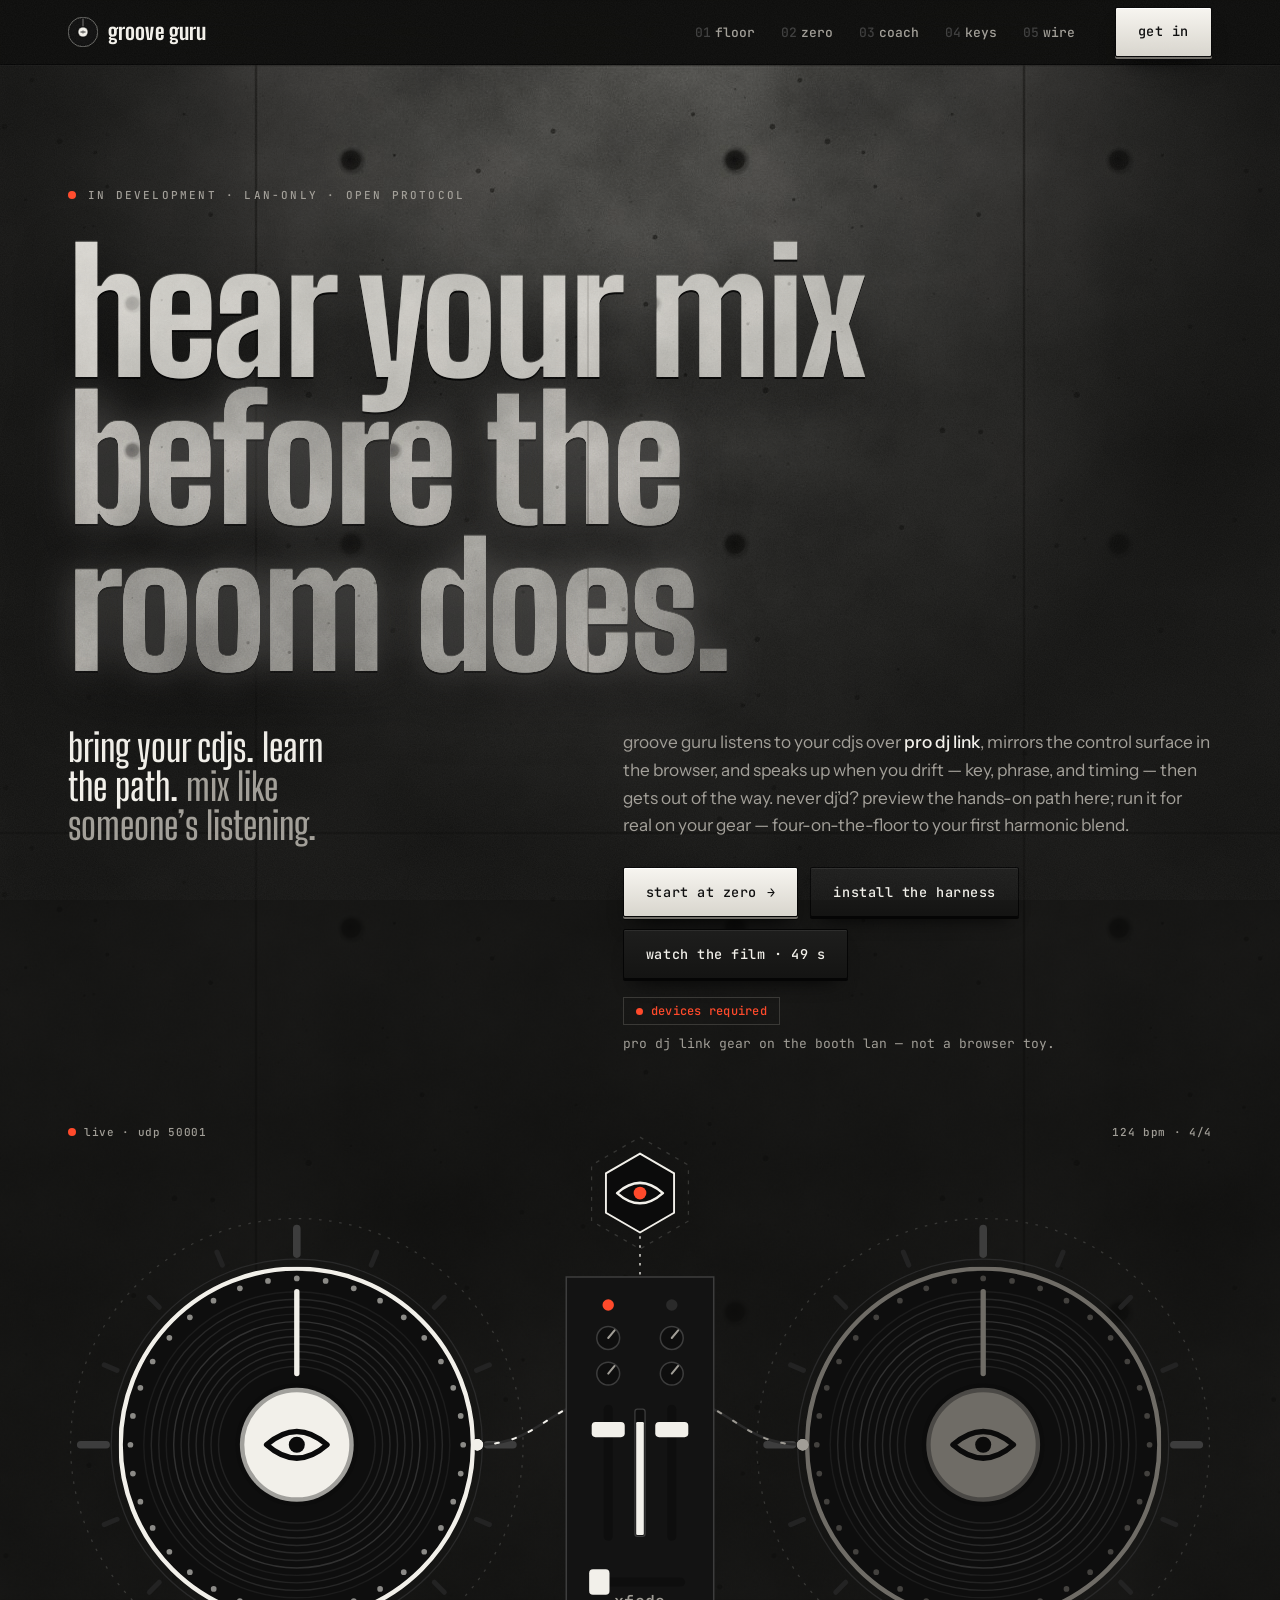
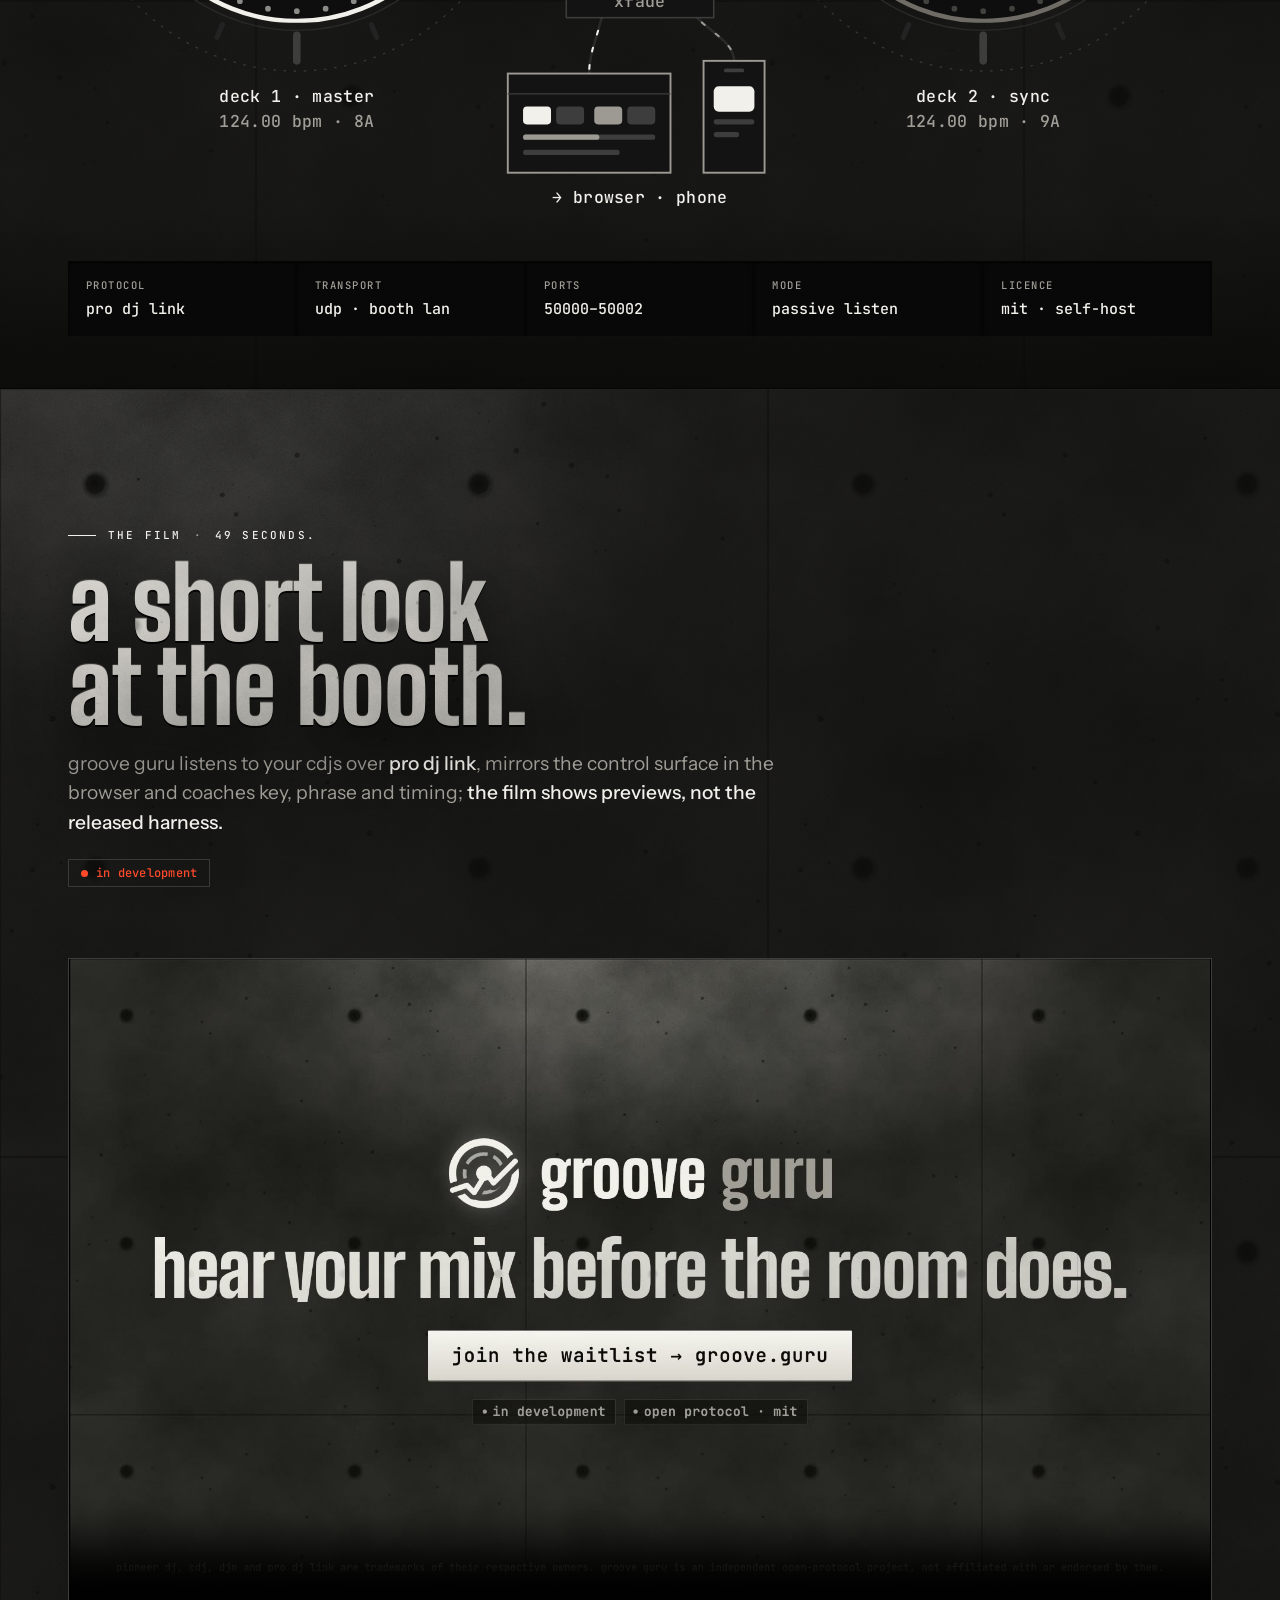
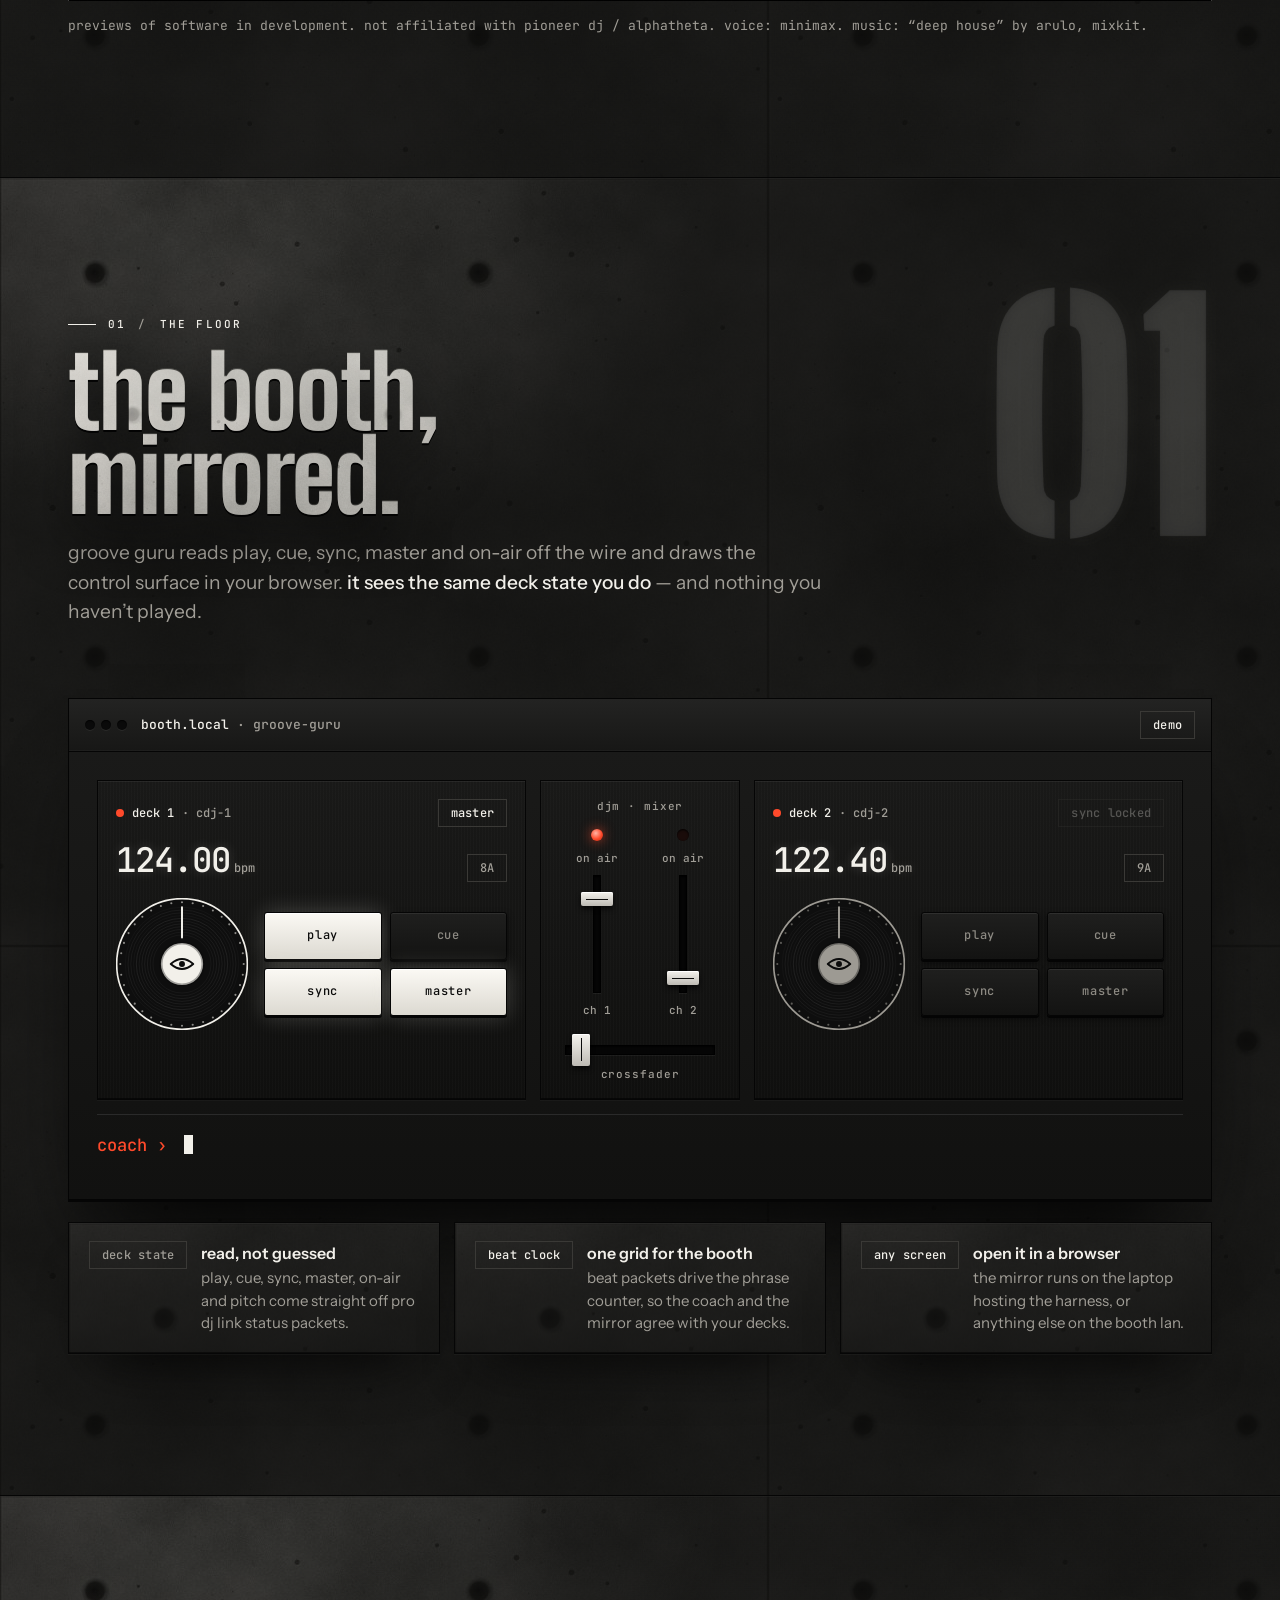
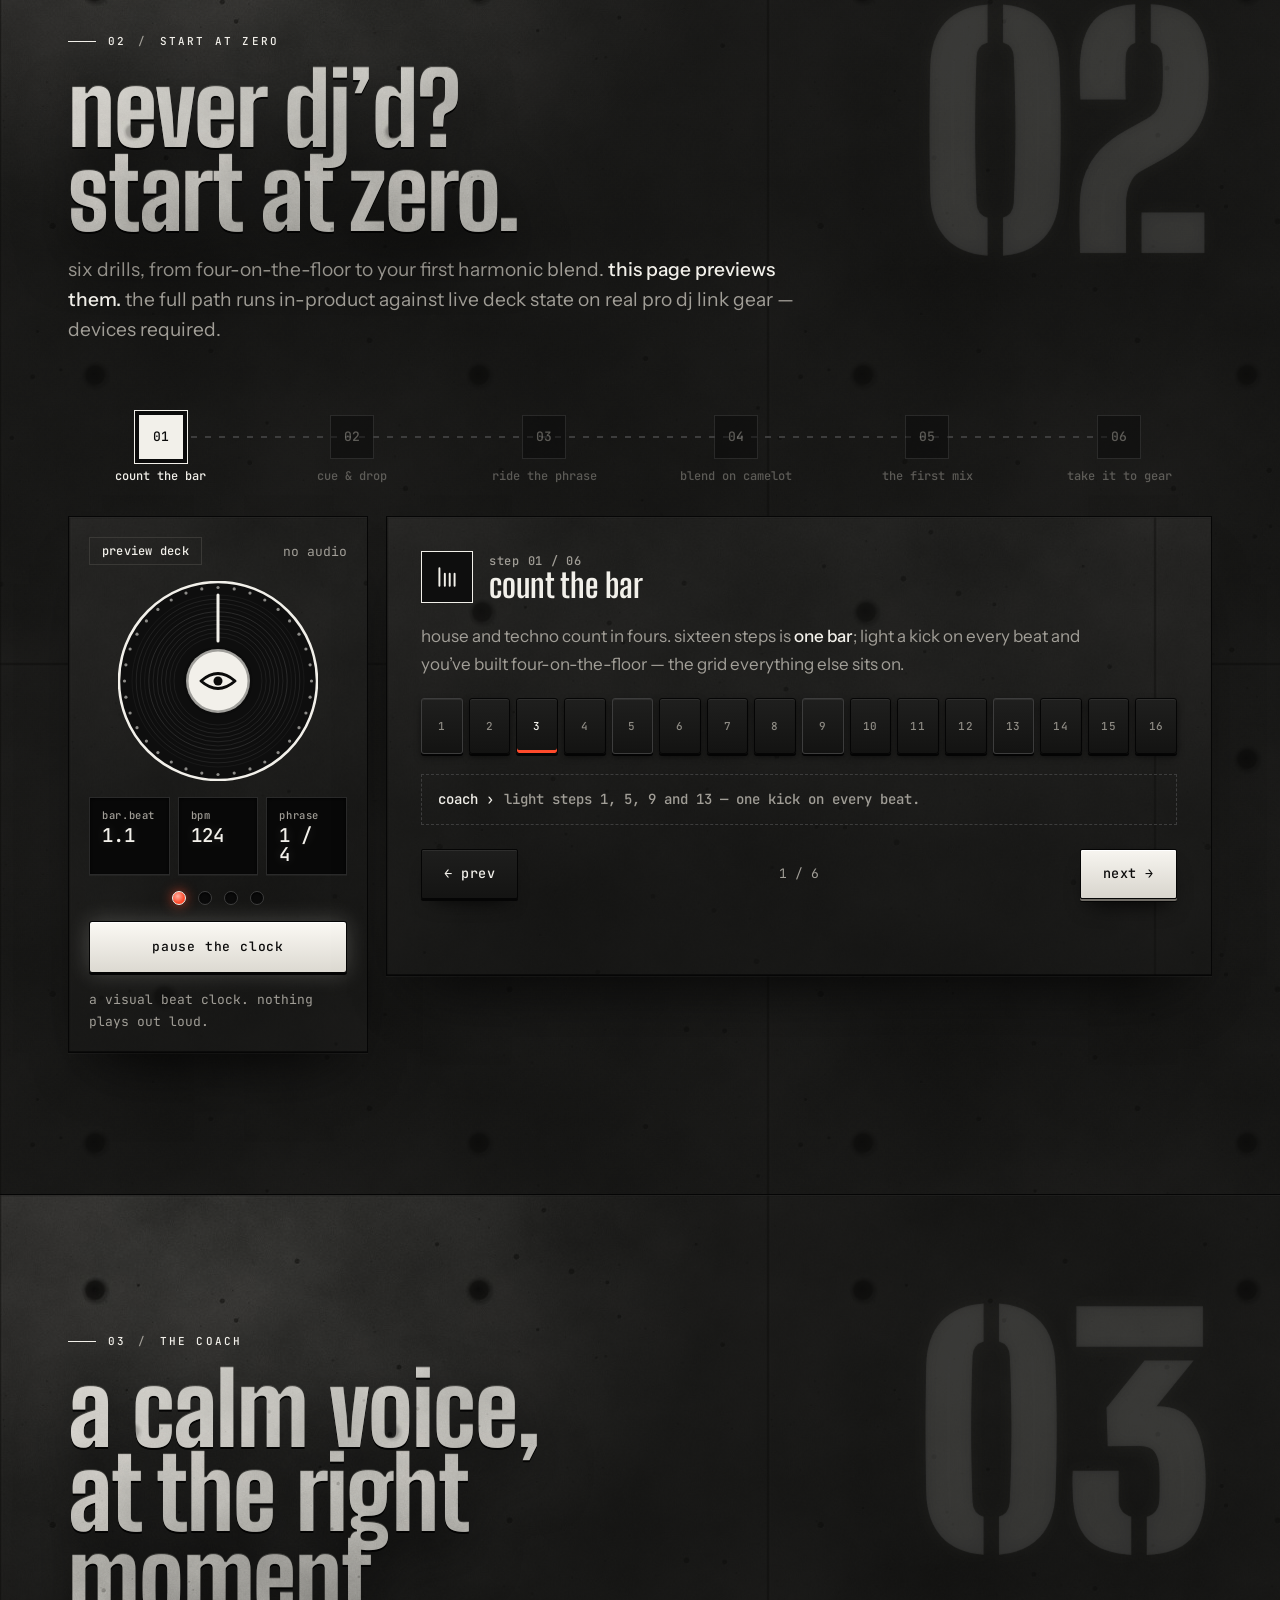
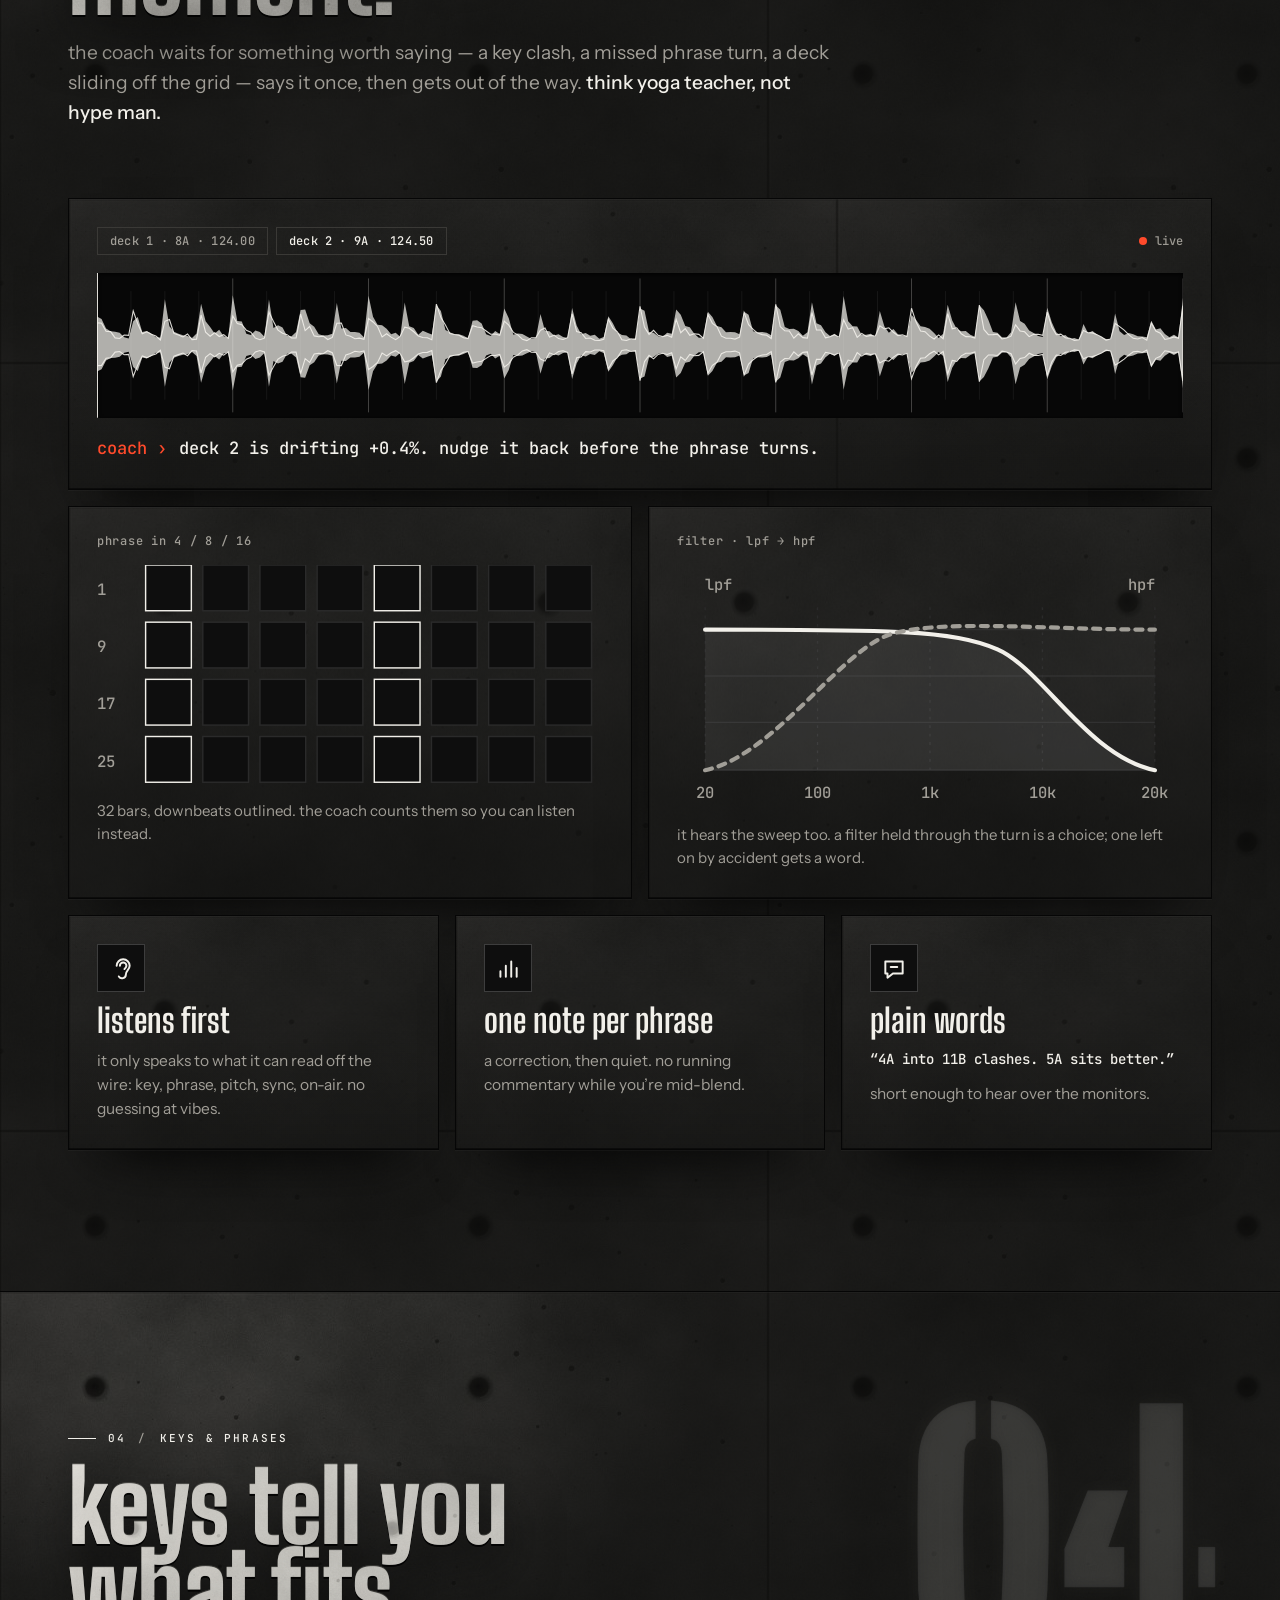
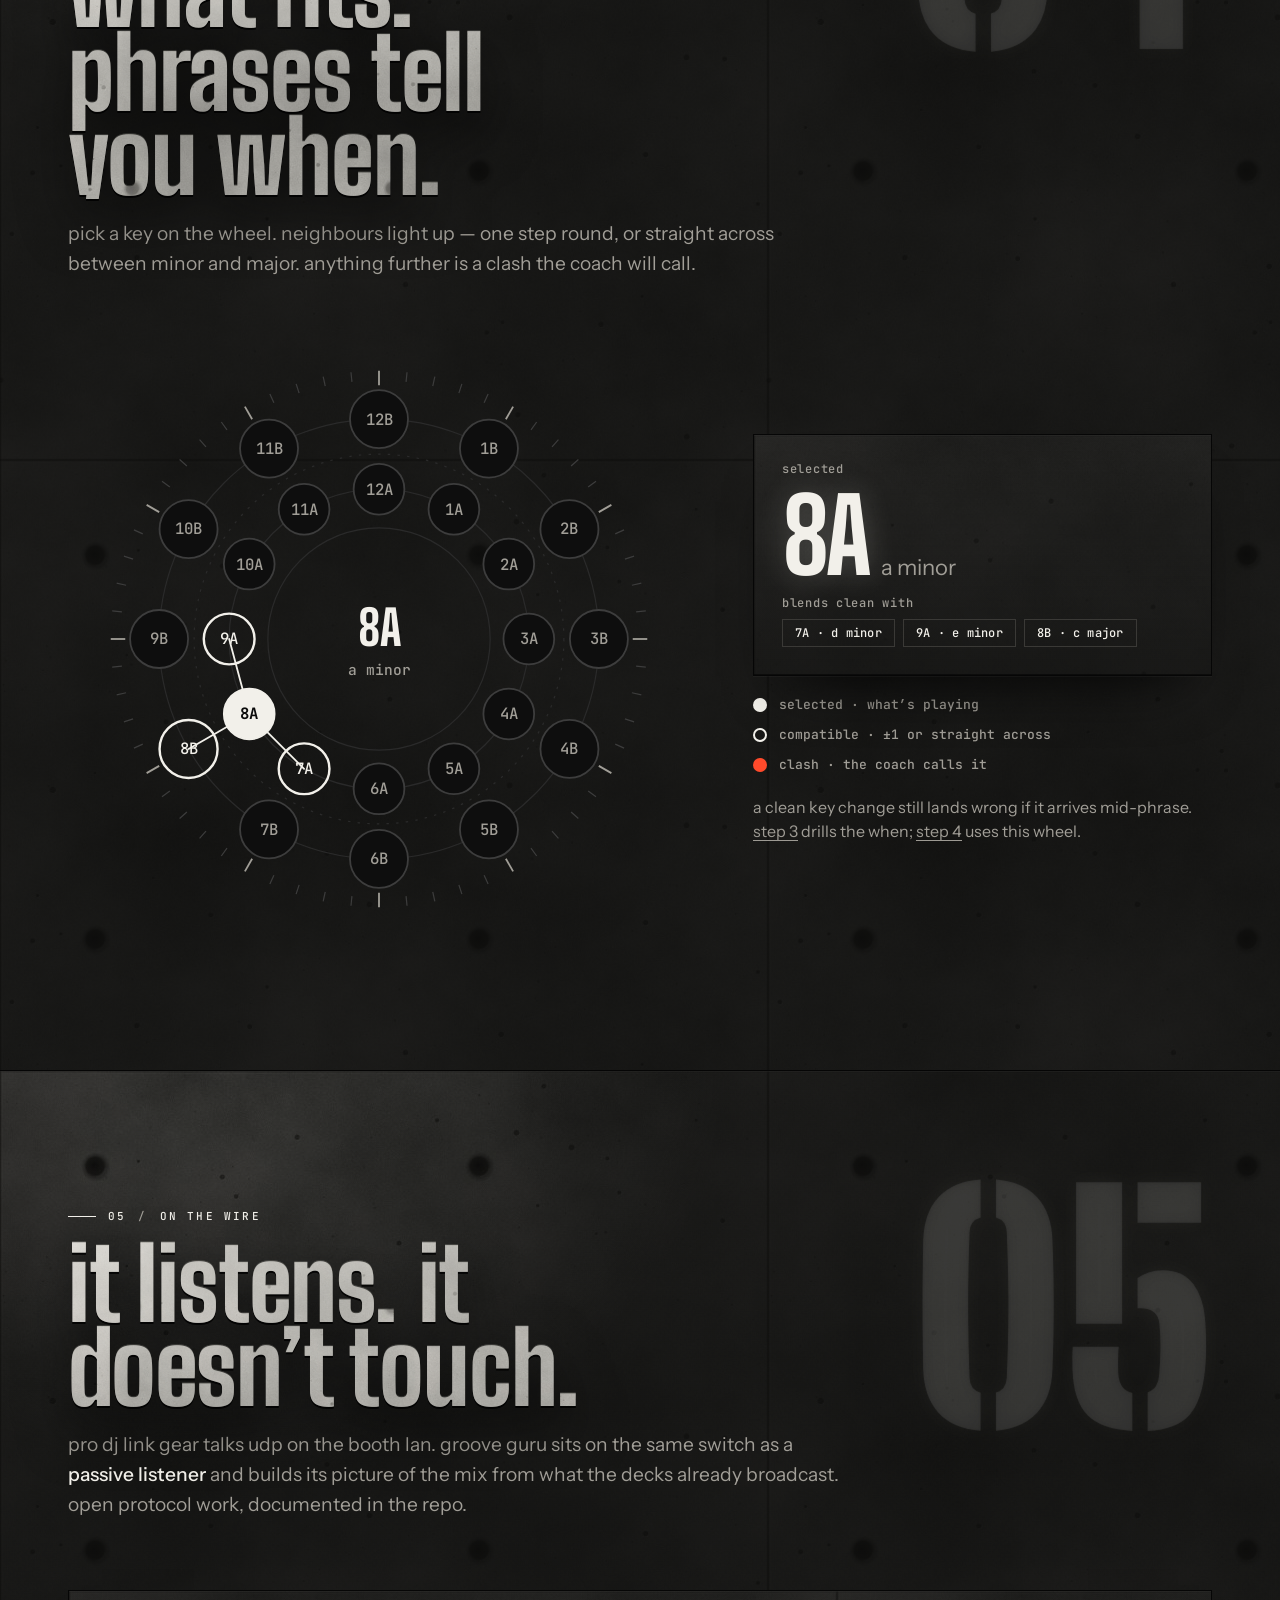
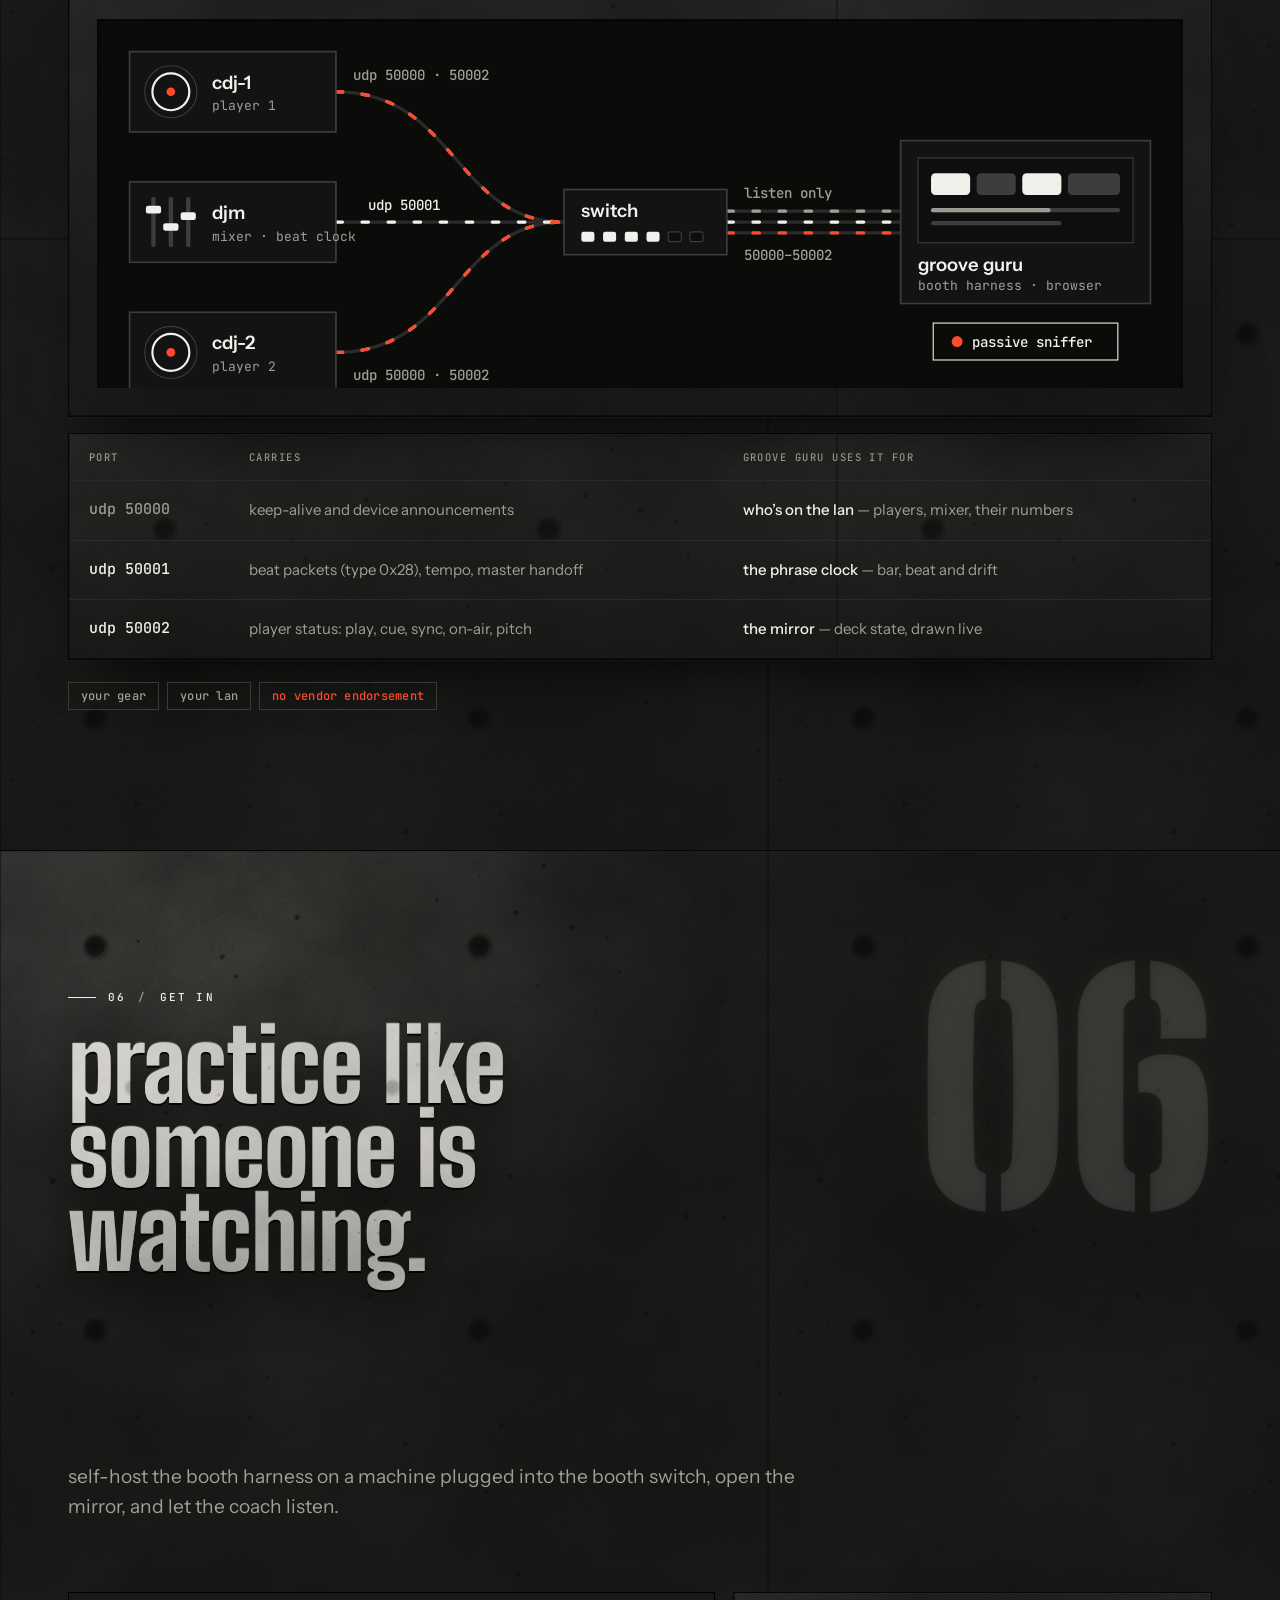
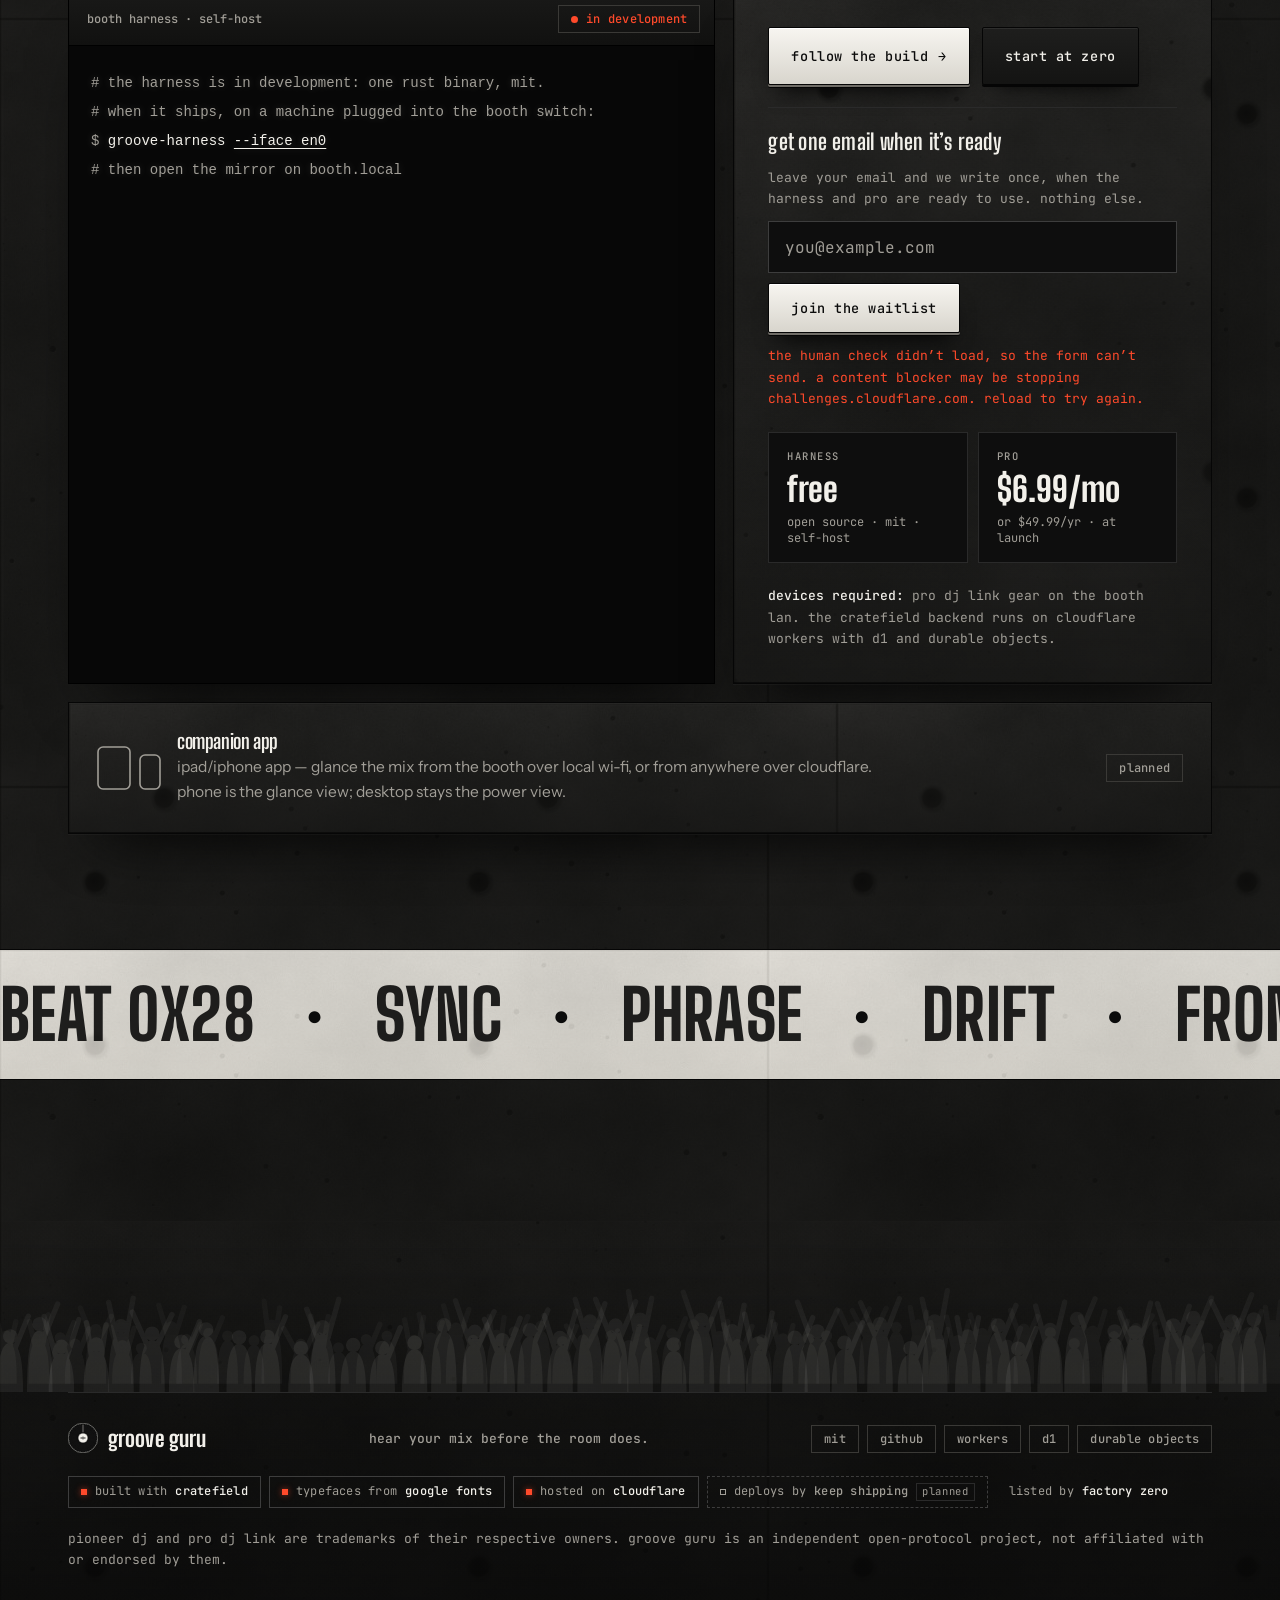
<file: index.html>
<!doctype html>
<html lang="en">
<head>
<meta charset="utf-8">
<meta name="viewport" content="width=device-width, initial-scale=1">
<title>groove guru — hear your mix before the room does.</title>
<meta name="description" content="a dj tutor that listens to your pro dj link gear on the booth lan, mirrors the decks in your browser and coaches key, phrase and timing. devices required. preview the zero → booth path free.">
<link rel="canonical" href="https://groove.guru/">
<meta name="robots" content="index, follow">
<meta name="theme-color" content="#0d0d0c">
<meta name="color-scheme" content="dark">
<meta property="og:type" content="website">
<meta property="og:site_name" content="groove guru">
<meta property="og:title" content="groove guru — hear your mix before the room does.">
<meta property="og:description" content="practice like someone is watching. because something is. a dj tutor for pro dj link gear.">
<meta property="og:url" content="https://groove.guru/">
<meta property="og:image" content="https://groove.guru/assets/og.png">
<meta property="og:image:width" content="1200">
<meta property="og:image:height" content="630">
<meta property="og:image:alt" content="groove guru: groove guru, stencil type cast in concrete">
<meta name="twitter:card" content="summary_large_image">
<meta name="twitter:title" content="groove guru — hear your mix before the room does.">
<meta name="twitter:description" content="practice like someone is watching. because something is.">
<meta name="twitter:image" content="https://groove.guru/assets/og.png">
<link rel="icon" href="/assets/favicon.svg" type="image/svg+xml">
<link rel="apple-touch-icon" href="/assets/apple-touch-icon.png">
<link rel="manifest" href="/site.webmanifest">
<link rel="preconnect" href="https://fonts.googleapis.com">
<link rel="preconnect" href="https://fonts.gstatic.com" crossorigin>
<link rel="stylesheet" href="https://fonts.googleapis.com/css2?family=Big+Shoulders+Display:wght@600;700;800;900&family=Big+Shoulders+Stencil+Display:wght@800;900&family=Instrument+Sans:wght@400;500;600;700&family=JetBrains+Mono:wght@400;500&display=swap">
<link rel="stylesheet" href="/assets/groove.css">
<script type="application/ld+json">[{"@context":"https://schema.org","@type":"Organization","name":"Groove Guru","url":"https://groove.guru/","logo":"https://groove.guru/assets/favicon.svg","sameAs":["https://github.com/Groove-Guru"]},{"@context":"https://schema.org","@type":"WebSite","name":"Groove Guru","url":"https://groove.guru/","description":"a dj tutor that listens to pro dj link gear on the booth lan and coaches your mix."},{"@context":"https://schema.org","@type":"SoftwareApplication","name":"Groove Guru","applicationCategory":"MultimediaApplication","operatingSystem":"macOS, Linux, Windows (booth harness); any modern browser (mirror)","description":"DJ tutor that listens to Pioneer Pro DJ Link gear on the LAN, mirrors deck state in the browser and coaches key, phrase and timing. Requires Pro DJ Link devices.","url":"https://groove.guru/","license":"https://opensource.org/licenses/MIT","offers":[{"@type":"Offer","name":"booth harness (open source)","price":"0","priceCurrency":"USD"},{"@type":"Offer","name":"Pro monthly","price":"6.99","priceCurrency":"USD","priceSpecification":{"@type":"UnitPriceSpecification","price":"6.99","priceCurrency":"USD","billingDuration":"P1M","unitCode":"MON"}},{"@type":"Offer","name":"Pro yearly","price":"49.99","priceCurrency":"USD","priceSpecification":{"@type":"UnitPriceSpecification","price":"49.99","priceCurrency":"USD","billingDuration":"P1Y","unitCode":"ANN"}}]}]</script>
<script src="/assets/groove.js" defer></script>
</head>
<body id="top">
<a class="skip" href="#main">skip to content</a>
<svg width="0" height="0" style="position:absolute" aria-hidden="true" focusable="false"><defs>
<symbol id="gg-platter" viewBox="-100 -100 200 200"><circle r="99" fill="#0e0e0e" stroke="currentColor" stroke-width="2.5"/><g fill="currentColor" opacity=".55"><circle cx="93.5" cy="0" r="1.6"/><circle cx="92.1" cy="16.2" r="1.6"/><circle cx="87.9" cy="32" r="1.6"/><circle cx="81" cy="46.7" r="1.6"/><circle cx="71.6" cy="60.1" r="1.6"/><circle cx="60.1" cy="71.6" r="1.6"/><circle cx="46.8" cy="81" r="1.6"/><circle cx="32" cy="87.9" r="1.6"/><circle cx="16.2" cy="92.1" r="1.6"/><circle cx="0" cy="93.5" r="1.6"/><circle cx="-16.2" cy="92.1" r="1.6"/><circle cx="-32" cy="87.9" r="1.6"/><circle cx="-46.7" cy="81" r="1.6"/><circle cx="-60.1" cy="71.6" r="1.6"/><circle cx="-71.6" cy="60.1" r="1.6"/><circle cx="-81" cy="46.7" r="1.6"/><circle cx="-87.9" cy="32" r="1.6"/><circle cx="-92.1" cy="16.2" r="1.6"/><circle cx="-93.5" cy="0" r="1.6"/><circle cx="-92.1" cy="-16.2" r="1.6"/><circle cx="-87.9" cy="-32" r="1.6"/><circle cx="-81" cy="-46.8" r="1.6"/><circle cx="-71.6" cy="-60.1" r="1.6"/><circle cx="-60.1" cy="-71.6" r="1.6"/><circle cx="-46.8" cy="-81" r="1.6"/><circle cx="-32" cy="-87.9" r="1.6"/><circle cx="-16.2" cy="-92.1" r="1.6"/><circle cx="0" cy="-93.5" r="1.6"/><circle cx="16.2" cy="-92.1" r="1.6"/><circle cx="32" cy="-87.9" r="1.6"/><circle cx="46.8" cy="-81" r="1.6"/><circle cx="60.1" cy="-71.6" r="1.6"/><circle cx="71.6" cy="-60.1" r="1.6"/><circle cx="81" cy="-46.8" r="1.6"/><circle cx="87.9" cy="-32" r="1.6"/><circle cx="92.1" cy="-16.2" r="1.6"/></g><circle r="86" fill="none" stroke="#3d3d3d" stroke-width=".8" opacity="0.3"/><circle r="81.8" fill="none" stroke="#3d3d3d" stroke-width=".8" opacity="0.55"/><circle r="77.6" fill="none" stroke="#3d3d3d" stroke-width=".8" opacity="0.47"/><circle r="73.4" fill="none" stroke="#3d3d3d" stroke-width=".8" opacity="0.32"/><circle r="69.2" fill="none" stroke="#3d3d3d" stroke-width=".8" opacity="0.77"/><circle r="65" fill="none" stroke="#3d3d3d" stroke-width=".8" opacity="0.52"/><circle r="60.8" fill="none" stroke="#3d3d3d" stroke-width=".8" opacity="0.58"/><circle r="56.6" fill="none" stroke="#3d3d3d" stroke-width=".8" opacity="0.56"/><circle r="52.4" fill="none" stroke="#3d3d3d" stroke-width=".8" opacity="0.56"/><circle r="48.2" fill="none" stroke="#3d3d3d" stroke-width=".8" opacity="0.45"/><circle r="44" fill="none" stroke="#3d3d3d" stroke-width=".8" opacity="0.42"/><path d="M0 -40V-86" stroke="currentColor" stroke-width="3" stroke-linecap="round"/><circle r="32" fill="currentColor"/><circle r="32" fill="none" stroke="#0b0b0b" stroke-opacity=".35" stroke-width="5"/><path d="M-17 0Q0 -15 17 0Q0 15 -17 0Z" fill="none" stroke="#0b0b0b" stroke-width="3" stroke-linejoin="round"/><circle r="4.5" fill="#0b0b0b"/></symbol>
<symbol id="gg-check" viewBox="0 0 24 24"><path d="M5 12.5l4.5 4.5L19 7" fill="none" stroke="currentColor" stroke-width="2.4" stroke-linecap="round" stroke-linejoin="round"/></symbol>
</defs></svg>
<header class="top">
 <div class="wrap top__in">
  <a class="brand" href="#top"><svg class="platter " viewBox="0 0 200 200" aria-hidden="true" focusable="false"><g class="spin"><use href="#gg-platter" width="200" height="200"/></g></svg><span>groove guru</span></a>
  <nav class="nav" aria-label="primary">
   <a href="#floor"><span>01</span>floor</a><a href="#zero"><span>02</span>zero</a><a href="#how"><span>03</span>coach</a><a href="#keys"><span>04</span>keys</a><a href="#wire"><span>05</span>wire</a>
  </nav>
  <a class="btn btn--primary btn--sm" href="#get-in">get in</a>
 </div>
</header>
<main id="main">
<section class="hero" aria-labelledby="hero-title">
 <div class="hero__grid" aria-hidden="true"></div>
 <div class="hero__glow hero__glow--a" aria-hidden="true"></div><div class="hero__glow hero__glow--b" aria-hidden="true"></div><div class="hero__glow hero__glow--c" aria-hidden="true"></div>
 <div class="wrap">
  <p class="kicker"><span class="beacon" aria-hidden="true"></span>in development · lan-only · open protocol</p>
  <h1 class="h-hero cast" id="hero-title">hear your mix <em>before the room does.</em></h1>
  <div class="hero__cols">
   <p class="hero__sub">bring your cdjs. learn the path. <span>mix like someone’s listening.</span></p>
   <div>
    <p class="lede">groove guru listens to your cdjs over <strong>pro dj link</strong>, mirrors the control surface in the browser, and speaks up when you drift — key, phrase, and timing — then gets out of the way. never dj’d? preview the hands-on path here; run it for real on your gear — four-on-the-floor to your first harmonic blend.</p>
    <div class="actions"><a class="btn btn--primary" href="#step-1">start at zero <span class="arr">→</span></a><a class="btn btn--ghost" href="#install">install the harness</a><a class="btn btn--ghost" href="#film" data-play-film>watch the film · 49 s</a></div>
    <p class="fine"><span class="chip chip--amber"><span class="st"></span>devices required</span>pro dj link gear on the booth lan — not a browser toy.</p>
   </div>
  </div>
  <div class="scene-wrap">
   <span class="scene__tag scene__tag--l"><span class="beacon"></span>live · udp 50001</span><span class="scene__tag scene__tag--r">124 bpm · 4/4</span>
   <svg class="scene" viewBox="0 0 900 540" aria-hidden="true" focusable="false">
<defs><radialGradient id="hg-floor"><stop offset="0" stop-color="#3b3935" stop-opacity=".3"/><stop offset="1" stop-color="#3b3935" stop-opacity="0"/></radialGradient><radialGradient id="hg-badge"><stop offset="0" stop-color="#f2f0ea" stop-opacity=".6"/><stop offset="1" stop-color="#f2f0ea" stop-opacity="0"/></radialGradient><radialGradient id="hg-l"><stop offset=".55" stop-color="#f2f0ea" stop-opacity="0"/><stop offset=".8" stop-color="#f2f0ea" stop-opacity=".16"/><stop offset="1" stop-color="#f2f0ea" stop-opacity="0"/></radialGradient><radialGradient id="hg-r"><stop offset=".55" stop-color="#9d9a93" stop-opacity="0"/><stop offset=".8" stop-color="#9d9a93" stop-opacity=".14"/><stop offset="1" stop-color="#9d9a93" stop-opacity="0"/></radialGradient></defs>


<circle class="sc-ring" cx="180" cy="250" r="146"/><circle class="sc-ring sc-ring--hot" cx="180" cy="250" r="178"/>
<circle class="sc-ring" cx="720" cy="250" r="146"/><circle class="sc-ring sc-ring--hot" cx="720" cy="250" r="178"/>
<line class="tick tick--down" style="--i:0" x1="180" y1="100" x2="180" y2="80"/><line class="tick" style="--i:1" x1="238.6" y1="108.6" x2="242.8" y2="98.5"/><line class="tick" style="--i:2" x1="288.2" y1="141.8" x2="296" y2="134"/><line class="tick" style="--i:3" x1="321.4" y1="191.4" x2="331.5" y2="187.2"/><line class="tick tick--down" style="--i:4" x1="330" y1="250" x2="350" y2="250"/><line class="tick" style="--i:5" x1="321.4" y1="308.6" x2="331.5" y2="312.8"/><line class="tick" style="--i:6" x1="288.2" y1="358.2" x2="296" y2="366"/><line class="tick" style="--i:7" x1="238.6" y1="391.4" x2="242.8" y2="401.5"/><line class="tick tick--down" style="--i:8" x1="180" y1="400" x2="180" y2="420"/><line class="tick" style="--i:9" x1="121.4" y1="391.4" x2="117.2" y2="401.5"/><line class="tick" style="--i:10" x1="71.8" y1="358.2" x2="64" y2="366"/><line class="tick" style="--i:11" x1="38.6" y1="308.6" x2="28.5" y2="312.8"/><line class="tick tick--down" style="--i:12" x1="30" y1="250" x2="10" y2="250"/><line class="tick" style="--i:13" x1="38.6" y1="191.4" x2="28.5" y2="187.2"/><line class="tick" style="--i:14" x1="71.8" y1="141.8" x2="64" y2="134"/><line class="tick" style="--i:15" x1="121.4" y1="108.6" x2="117.2" y2="98.5"/><line class="tick tick--down" style="--i:0" x1="720" y1="100" x2="720" y2="80"/><line class="tick" style="--i:1" x1="778.6" y1="108.6" x2="782.8" y2="98.5"/><line class="tick" style="--i:2" x1="828.2" y1="141.8" x2="836" y2="134"/><line class="tick" style="--i:3" x1="861.4" y1="191.4" x2="871.5" y2="187.2"/><line class="tick tick--down" style="--i:4" x1="870" y1="250" x2="890" y2="250"/><line class="tick" style="--i:5" x1="861.4" y1="308.6" x2="871.5" y2="312.8"/><line class="tick" style="--i:6" x1="828.2" y1="358.2" x2="836" y2="366"/><line class="tick" style="--i:7" x1="778.6" y1="391.4" x2="782.8" y2="401.5"/><line class="tick tick--down" style="--i:8" x1="720" y1="400" x2="720" y2="420"/><line class="tick" style="--i:9" x1="661.4" y1="391.4" x2="657.2" y2="401.5"/><line class="tick" style="--i:10" x1="611.8" y1="358.2" x2="604" y2="366"/><line class="tick" style="--i:11" x1="578.6" y1="308.6" x2="568.5" y2="312.8"/><line class="tick tick--down" style="--i:12" x1="570" y1="250" x2="550" y2="250"/><line class="tick" style="--i:13" x1="578.6" y1="191.4" x2="568.5" y2="187.2"/><line class="tick" style="--i:14" x1="611.8" y1="141.8" x2="604" y2="134"/><line class="tick" style="--i:15" x1="661.4" y1="108.6" x2="657.2" y2="98.5"/>
<g class="spin" style="transform-origin:180px 250px"><use href="#gg-platter" x="40" y="110" width="280" height="280" style="color:#f2f0ea"/></g>
<g class="spin" style="transform-origin:720px 250px;animation-delay:-.7s"><use href="#gg-platter" x="580" y="110" width="280" height="280" style="color:#6f6c66"/></g>
<path class="wire-bg" d="M322 250 C372 250 380 214 425 214 L425 340 C425 392 410 404 410 430"/><path class="wire-bg" d="M578 250 C528 250 520 214 475 214 L475 340 C475 392 524 396 524 420"/>
<path class="wire-fx" d="M322 250 C372 250 380 214 425 214 L425 340 C425 392 410 404 410 430" stroke="#f2f0ea"/><path class="wire-fx" d="M578 250 C528 250 520 214 475 214 L475 340 C475 392 524 396 524 420" stroke="#9d9a93"/>
<line x1="450" y1="86" x2="450" y2="118" stroke="#f2f0ea" stroke-width="1.5" stroke-dasharray="2 5" opacity=".7"/>
<rect class="mx" x="392" y="118" width="116" height="268" rx="0"/>
<circle class="lamp lamp--on" cx="425" cy="140" r="4.5"/><circle class="lamp lamp--b" cx="475" cy="140" r="4.5"/>
<circle class="knob" cx="425" cy="166" r="9"/><line class="knob-i" x1="425" y1="166" x2="430" y2="160"/><circle class="knob" cx="475" cy="166" r="9"/><line class="knob-i" x1="475" y1="166" x2="480" y2="160"/><circle class="knob" cx="425" cy="194" r="9"/><line class="knob-i" x1="425" y1="194" x2="430" y2="188"/><circle class="knob" cx="475" cy="194" r="9"/><line class="knob-i" x1="475" y1="194" x2="480" y2="188"/>
<line class="trk" x1="425" y1="222" x2="425" y2="322"/><line class="trk" x1="475" y1="222" x2="475" y2="322"/>
<rect class="trk-o" x="446" y="222" width="8" height="100" rx="2" fill="#0e0e0e"/><rect class="meter" x="447" y="232" width="6" height="89" rx="1"/>
<rect class="fthumb fthumb--a" x="412" y="232" width="26" height="12" rx="3"/><rect class="fthumb fthumb--b" x="462" y="232" width="26" height="12" rx="3"/>
<line class="trk" x1="418" y1="358" x2="482" y2="358"/><rect class="xthumb" x="410" y="348" width="16" height="20" rx="3"/>
<text class="sc-lbl" x="450" y="378" text-anchor="middle" font-size="10">xfade</text>
<circle class="courier " r="4.5" cx="0" cy="0" style="offset-path:path('M322 250 C372 250 380 214 425 214 L425 340 C425 392 410 404 410 430');animation-delay:calc(var(--beat) * 0)"/><circle class="courier " r="4.5" cx="0" cy="0" style="offset-path:path('M322 250 C372 250 380 214 425 214 L425 340 C425 392 410 404 410 430');animation-delay:calc(var(--beat) * -1.33)"/><circle class="courier " r="4.5" cx="0" cy="0" style="offset-path:path('M322 250 C372 250 380 214 425 214 L425 340 C425 392 410 404 410 430');animation-delay:calc(var(--beat) * -2.67)"/><circle class="courier courier--c" r="4.5" cx="0" cy="0" style="offset-path:path('M578 250 C528 250 520 214 475 214 L475 340 C475 392 524 396 524 420');animation-delay:calc(var(--beat) * 0)"/><circle class="courier courier--c" r="4.5" cx="0" cy="0" style="offset-path:path('M578 250 C528 250 520 214 475 214 L475 340 C475 392 524 396 524 420');animation-delay:calc(var(--beat) * -1.33)"/><circle class="courier courier--c" r="4.5" cx="0" cy="0" style="offset-path:path('M578 250 C528 250 520 214 475 214 L475 340 C475 392 524 396 524 420');animation-delay:calc(var(--beat) * -2.67)"/>
<rect class="dev" x="346" y="430" width="128" height="78" rx="0"/><line class="devline" x1="346" y1="446" x2="474" y2="446"/>
<rect class="devpad devpad--l" x="358" y="456" width="22" height="14" rx="3"/><rect class="devpad" x="384" y="456" width="22" height="14" rx="3"/><rect class="devpad devpad--m" x="414" y="456" width="22" height="14" rx="3"/><rect class="devpad" x="440" y="456" width="22" height="14" rx="3"/>
<rect class="devpad" x="358" y="478" width="104" height="4" rx="2"/><rect class="devpad devpad--m" x="358" y="478" width="60" height="4" rx="2"/><rect class="devpad" x="358" y="490" width="76" height="4" rx="2"/>
<rect class="dev" x="500" y="420" width="48" height="88" rx="0"/><rect class="devpad" x="516" y="426" width="16" height="3" rx="1.5"/><rect class="devpad devpad--l" x="508" y="440" width="32" height="20" rx="4"/><rect class="devpad" x="508" y="466" width="32" height="4" rx="2"/><rect class="devpad" x="508" y="476" width="20" height="4" rx="2"/>
<g class="badge"><polygon class="hex-o" points="450,8 488.1,30 488.1,74 450,96 411.9,74 411.9,30"/><polygon class="hex" points="450,21 476.8,36.5 476.8,67.5 450,83 423.2,67.5 423.2,36.5"/><path class="eye" d="M432 52Q450 36 468 52Q450 68 432 52Z"/><circle class="pupil" cx="450" cy="52" r="5"/></g>
<text class="sc-lbl sc-lbl--hot" x="180" y="452" text-anchor="middle">deck 1 · master</text><text class="sc-lbl" x="180" y="472" text-anchor="middle">124.00 bpm · 8A</text>
<text class="sc-lbl sc-lbl--hot" x="720" y="452" text-anchor="middle">deck 2 · sync</text><text class="sc-lbl" x="720" y="472" text-anchor="middle">124.00 bpm · 9A</text>
<text class="sc-lbl sc-lbl--lime" x="450" y="532" text-anchor="middle">→ browser · phone</text>
</svg>
  </div>
  <dl class="spec"><div><dt>protocol</dt><dd>pro dj link</dd></div><div><dt>transport</dt><dd>udp · booth lan</dd></div><div><dt>ports</dt><dd>50000–50002</dd></div><div><dt>mode</dt><dd>passive listen</dd></div><div><dt>licence</dt><dd>mit · self-host</dd></div></dl>
 </div>
</section>

<section class="section section--rule" id="film" aria-labelledby="film-title" style="--glow:rgba(242,240,234,0.07)">
 <div class="wrap">
  <header class="section__head" data-reveal>
   <p class="eyebrow">the film <b>·</b> 49 seconds.</p>
   <h2 class="h2 cast" id="film-title">a short look at the booth.</h2>
   <p class="lead">groove guru listens to your cdjs over <strong>pro dj link</strong>, mirrors the control surface in the browser and coaches key, phrase and timing; <strong>the film shows previews, not the released harness.</strong></p>
   <p><span class="chip chip--amber"><span class="st"></span>in development</span></p>
  </header>
  <figure class="film" data-reveal>
   <video controls playsinline preload="none" poster="/assets/films/grooveguru-poster.jpg" width="1920" height="1080" aria-label="49-second film of groove guru, in development: previews of the browser mirror and coach drills, not the released harness.">
    <source src="/assets/films/grooveguru-promo.mp4" type="video/mp4">
    <p>your browser can’t play this video. <a href="/assets/films/grooveguru-promo.mp4" download>download the film (mp4)</a>.</p>
   </video>
   <figcaption>previews of software in development. not affiliated with pioneer dj / alphatheta. voice: minimax. music: “deep house” by arulo, mixkit.</figcaption>
  </figure>
 </div>
</section>

<section class="section section--rule" id="floor" aria-labelledby="floor-title" style="--glow:rgba(157,154,147,0.081)">
 <span id="how-it-works"></span>
 <div class="wrap">
  <span class="secnum" aria-hidden="true">01</span>
  <header class="section__head" data-reveal>
   <p class="eyebrow">01 <b>/</b> the floor</p>
   <h2 class="h2 cast" id="floor-title">the booth, mirrored.</h2>
   <p class="lead">groove guru reads play, cue, sync, master and on-air off the wire and draws the control surface in your browser. <strong>it sees the same deck state you do</strong> — and nothing you haven’t played.</p>
  </header>
  <figure class="window" data-reveal><div class="window__bar"><span class="window__dots" aria-hidden="true"><i></i><i></i><i></i></span><span class="window__title"><b>booth.local</b> · groove-guru</span><span class="chip chip--demo">demo</span></div>
<div class="mirror" aria-hidden="true">
<div class="deck"><div class="deck__top"><span class="deck__id"><span class="beacon"></span><b>deck 1</b> · cdj-1</span><span class="chip chip--mag">master</span></div><div class="deck__read"><span class="deck__bpm">124.00<small>bpm</small></span><span class="chip chip--cyan">8A</span></div><div class="deck__body"><svg class="platter " viewBox="0 0 200 200" aria-hidden="true" focusable="false"><g class="spin"><use href="#gg-platter" width="200" height="200"/></g></svg><div class="pads"><span class="pad pad--play is-on">play</span><span class="pad pad--cue">cue</span><span class="pad pad--sync is-on">sync</span><span class="pad pad--master is-on">master</span></div></div></div>
<div class="mixer"><p class="mixer__lbl">djm · mixer</p><div class="mixer__chs"><div class="ch"><span class="lampx is-on"></span>on air<span class="vf is-on"><i></i></span>ch 1</div><div class="ch"><span class="lampx is-on" data-m="air"></span>on air<span class="vf is-on" data-m="air"><i></i></span>ch 2</div></div><div><div class="xfader is-on" data-m="xf"><i></i></div><p class="mixer__lbl">crossfader</p></div></div>
<div class="deck"><div class="deck__top"><span class="deck__id"><span class="beacon"></span><b>deck 2</b> · cdj-2</span><span class="chip chip--lime m-chip is-on" data-m="sync">sync locked</span></div><div class="deck__read"><span class="deck__bpm is-on" data-m="sync"><span class="bpm-a">122.40<small>bpm</small></span><span class="bpm-b">124.00<small>bpm</small></span></span><span class="chip chip--cyan">9A</span></div><div class="deck__body"><svg class="platter platter--cyan" data-m="play is-on" viewBox="0 0 200 200" aria-hidden="true" focusable="false"><g class="spin"><use href="#gg-platter" width="200" height="200"/></g></svg><div class="pads"><span class="pad pad--play is-on" data-m="play">play</span><span class="pad pad--cue" data-m="cue">cue</span><span class="pad pad--sync is-on" data-m="sync">sync</span><span class="pad pad--master">master</span></div></div></div>
<p class="mirror__cap"><span class="who">coach ›</span><span data-cap>deck 2 locked to 124. phrase turns in 8 — hold the blend till the one.</span></p>
</div><figcaption class="sr-only">demo loop: deck 2 cues, plays, syncs to 124 bpm and goes on air; the crossfader moves across and the coach says: deck 2 locked to 124. phrase turns in 8 — hold the blend till the one.</figcaption></figure>
  <div class="floor-notes">
   <div class="note" data-reveal="2"><span class="chip chip--cyan">deck state</span><p><b>read, not guessed</b>play, cue, sync, master, on-air and pitch come straight off pro dj link status packets.</p></div>
   <div class="note" data-reveal="3"><span class="chip chip--lime">beat clock</span><p><b>one grid for the booth</b>beat packets drive the phrase counter, so the coach and the mirror agree with your decks.</p></div>
   <div class="note" data-reveal="4"><span class="chip chip--mag">any screen</span><p><b>open it in a browser</b>the mirror runs on the laptop hosting the harness, or anything else on the booth lan.</p></div>
  </div>
 </div>
</section>

<section class="section section--rule" id="zero" aria-labelledby="zero-title" style="--glow:rgba(242,240,234,0.09)">
 <div class="wrap">
  <span class="secnum" aria-hidden="true">02</span>
  <header class="section__head" data-reveal>
   <p class="eyebrow">02 <b>/</b> start at zero</p>
   <h2 class="h2 cast" id="zero-title">never dj’d? start at zero.</h2>
   <p class="lead">six drills, from four-on-the-floor to your first harmonic blend. <strong>this page previews them.</strong> the full path runs in-product against live deck state on real pro dj link gear — devices required.</p>
  </header>
  <nav class="path" aria-label="zero to booth path"><svg class="path__spine" viewBox="0 0 1000 8" preserveAspectRatio="none" aria-hidden="true" focusable="false"><line class="spine-bg" x1="0" y1="4" x2="1000" y2="4" vector-effect="non-scaling-stroke"/><line class="spine-done" x1="0" y1="4" x2="0" y2="4" vector-effect="non-scaling-stroke"/></svg><ol class="path__list"><li><a class="path__node" href="#step-1"><span class="path__dot"><span>01</span><svg aria-hidden="true"><use href="#gg-check"/></svg></span><span class="path__label">count the bar</span><span class="path__state sr-only"></span></a></li><li><a class="path__node" href="#step-2"><span class="path__dot"><span>02</span><svg aria-hidden="true"><use href="#gg-check"/></svg></span><span class="path__label">cue & drop</span><span class="path__state sr-only"></span></a></li><li><a class="path__node" href="#step-3"><span class="path__dot"><span>03</span><svg aria-hidden="true"><use href="#gg-check"/></svg></span><span class="path__label">ride the phrase</span><span class="path__state sr-only"></span></a></li><li><a class="path__node" href="#step-4"><span class="path__dot"><span>04</span><svg aria-hidden="true"><use href="#gg-check"/></svg></span><span class="path__label">blend on camelot</span><span class="path__state sr-only"></span></a></li><li><a class="path__node" href="#step-5"><span class="path__dot"><span>05</span><svg aria-hidden="true"><use href="#gg-check"/></svg></span><span class="path__label">the first mix</span><span class="path__state sr-only"></span></a></li><li><a class="path__node" href="#step-6"><span class="path__dot"><span>06</span><svg aria-hidden="true"><use href="#gg-check"/></svg></span><span class="path__label">take it to gear</span><span class="path__state sr-only"></span></a></li></ol></nav>
  <p id="path-live" class="sr-only" aria-live="polite"></p>
  <div class="zero__stage">
   <aside class="minideck" data-js aria-label="preview deck"><div class="minideck__top"><span class="chip chip--demo">preview deck</span><span class="hint">no audio</span></div><div class="minideck__pl"><svg class="platter " viewBox="0 0 200 200" aria-hidden="true" focusable="false"><g class="spin"><use href="#gg-platter" width="200" height="200"/></g></svg></div><dl class="readout"><div><dt>bar.beat</dt><dd data-clock="pos">1.1</dd></div><div><dt>bpm</dt><dd>124</dd></div><div><dt>phrase</dt><dd data-clock="bar">1 / 4</dd></div></dl><div class="metro" aria-hidden="true"><i></i><i></i><i></i><i></i></div><button type="button" class="pad pad--wide pad--sync" data-clock="toggle" aria-pressed="true">pause the clock</button><p class="fine">a visual beat clock. nothing plays out loud.</p></aside>
   <ol class="lesson" aria-label="the six drills"><li class="lesson__step" id="step-1" data-title="count the bar" aria-labelledby="step-1-t"><div class="lesson__head"><span class="lesson__icon"><svg viewBox="0 0 24 24" aria-hidden="true" focusable="false"><path d="M5 4v16M10 9v11M14.5 9v11M19 9v11"/></svg></span><div><p class="lesson__n">step 01 / 06</p><h3 class="h3" id="step-1-t">count the bar</h3></div></div><p class="lesson__copy">house and techno count in fours. sixteen steps is <strong>one bar</strong>; light a kick on every beat and you’ve built four-on-the-floor — the grid everything else sits on.</p><div class="seq" role="group" aria-label="16-step sequencer"><button type="button" class="pad is-beat" aria-pressed="true" aria-label="step 1">1</button><button type="button" class="pad" aria-pressed="false" aria-label="step 2">2</button><button type="button" class="pad" aria-pressed="false" aria-label="step 3">3</button><button type="button" class="pad" aria-pressed="false" aria-label="step 4">4</button><button type="button" class="pad is-beat" aria-pressed="true" aria-label="step 5">5</button><button type="button" class="pad" aria-pressed="false" aria-label="step 6">6</button><button type="button" class="pad" aria-pressed="false" aria-label="step 7">7</button><button type="button" class="pad" aria-pressed="false" aria-label="step 8">8</button><button type="button" class="pad is-beat" aria-pressed="true" aria-label="step 9">9</button><button type="button" class="pad" aria-pressed="false" aria-label="step 10">10</button><button type="button" class="pad" aria-pressed="false" aria-label="step 11">11</button><button type="button" class="pad" aria-pressed="false" aria-label="step 12">12</button><button type="button" class="pad is-beat" aria-pressed="true" aria-label="step 13">13</button><button type="button" class="pad" aria-pressed="false" aria-label="step 14">14</button><button type="button" class="pad" aria-pressed="false" aria-label="step 15">15</button><button type="button" class="pad" aria-pressed="false" aria-label="step 16">16</button></div><p class="lesson__status" data-status aria-live="polite">light steps 1, 5, 9 and 13 — one kick on every beat.</p><div class="lesson__nav" data-js><button type="button" class="btn btn--ghost btn--sm" data-go="prev">← prev</button><span class="hint" data-count>1 / 6</span><button type="button" class="btn btn--primary btn--sm" data-go="next">next →</button></div></li><li class="lesson__step" id="step-2" data-title="cue & drop" aria-labelledby="step-2-t"><div class="lesson__head"><span class="lesson__icon"><svg viewBox="0 0 24 24" aria-hidden="true" focusable="false"><circle cx="12" cy="12" r="2.6" fill="currentColor"/><circle cx="12" cy="12" r="6.5"/><path d="M12 2.5a9.5 9.5 0 0 1 9.5 9.5"/></svg></span><div><p class="lesson__n">step 02 / 06</p><h3 class="h3" id="step-2-t">cue &amp; drop</h3></div></div><p class="lesson__copy">a cue is a bookmark you drop from. set it on <strong>the one</strong> — the first beat of a phrase — and the drop lands exactly where the room expects it.</p><div class="demo-row"><div class="counter" data-counter aria-hidden="true">1.1</div><button type="button" class="pad pad--xl pad--cue" data-act="cue">cue</button><p class="hint">bar.beat · the phrase loops every 4 bars</p></div><p class="lesson__status" data-status aria-live="polite">watch the counter. press cue when it reads 1.1.</p><div class="lesson__nav" data-js><button type="button" class="btn btn--ghost btn--sm" data-go="prev">← prev</button><span class="hint" data-count>2 / 6</span><button type="button" class="btn btn--primary btn--sm" data-go="next">next →</button></div></li><li class="lesson__step" id="step-3" data-title="ride the phrase" aria-labelledby="step-3-t"><div class="lesson__head"><span class="lesson__icon"><svg viewBox="0 0 24 24" aria-hidden="true" focusable="false"><path d="M2 14c2-5 4-5 6 0s4 5 6 0 4-5 6 0"/><path d="M3 5h4M10 5h4M17 5h4"/></svg></span><div><p class="lesson__n">step 03 / 06</p><h3 class="h3" id="step-3-t">ride the phrase</h3></div></div><p class="lesson__copy">tracks move in phrases of 4, 8 or 16 bars. mark each turn as it arrives. the preview runs <strong>one bar per beat</strong> so you’re not waiting around.</p><div class="demo-row"><fieldset class="seg"><legend class="sr-only">phrase length in bars</legend><label><input type="radio" name="phrase" value="4"><span>4 bars</span></label><label><input type="radio" name="phrase" value="8" checked><span>8 bars</span></label><label><input type="radio" name="phrase" value="16"><span>16 bars</span></label></fieldset><button type="button" class="pad pad--wide pad--master" data-act="mark">mark the turn</button><span class="hint" data-hits>0 / 3 on time</span></div><div class="grid32" aria-hidden="true"><span class="cell is-down"></span><span class="cell"></span><span class="cell"></span><span class="cell"></span><span class="cell"></span><span class="cell"></span><span class="cell"></span><span class="cell"></span><span class="cell is-down"></span><span class="cell"></span><span class="cell"></span><span class="cell"></span><span class="cell"></span><span class="cell"></span><span class="cell"></span><span class="cell"></span><span class="cell is-down"></span><span class="cell"></span><span class="cell"></span><span class="cell"></span><span class="cell"></span><span class="cell"></span><span class="cell"></span><span class="cell"></span><span class="cell is-down"></span><span class="cell"></span><span class="cell"></span><span class="cell"></span><span class="cell"></span><span class="cell"></span><span class="cell"></span><span class="cell"></span></div><p class="lesson__status" data-status aria-live="polite">mark the turn three times, on time. outlined cells are phrase starts.</p><div class="lesson__nav" data-js><button type="button" class="btn btn--ghost btn--sm" data-go="prev">← prev</button><span class="hint" data-count>3 / 6</span><button type="button" class="btn btn--primary btn--sm" data-go="next">next →</button></div></li><li class="lesson__step" id="step-4" data-title="blend on camelot" aria-labelledby="step-4-t"><div class="lesson__head"><span class="lesson__icon"><svg viewBox="0 0 24 24" aria-hidden="true" focusable="false"><circle cx="9" cy="12" r="6"/><circle cx="15" cy="12" r="6"/></svg></span><div><p class="lesson__n">step 04 / 06</p><h3 class="h3" id="step-4-t">blend on camelot</h3></div></div><p class="lesson__copy">keys next to each other on the camelot wheel blend clean: <strong>one step round, or straight across</strong> between minor and major. pick the outgoing key, then the incoming one.</p><div class="blend"><svg class="wheel" id="wheel-lesson" viewBox="-240 -240 480 480" role="group" aria-label="camelot wheel: pick outgoing, then incoming key"><g class="wheel__dial" aria-hidden="true"><line class="maj" x1="210" y1="0" x2="222" y2="0"/><line x1="212.8" y1="22.4" x2="220.8" y2="23.2"/><line x1="209.3" y1="44.5" x2="217.1" y2="46.2"/><line x1="203.5" y1="66.1" x2="211.1" y2="68.6"/><line x1="195.5" y1="87" x2="202.8" y2="90.3"/><line class="maj" x1="181.9" y1="105" x2="192.3" y2="111"/><line x1="173.1" y1="125.8" x2="179.6" y2="130.5"/><line x1="159" y1="143.2" x2="165" y2="148.5"/><line x1="143.2" y1="159" x2="148.5" y2="165"/><line x1="125.8" y1="173.1" x2="130.5" y2="179.6"/><line class="maj" x1="105" y1="181.9" x2="111" y2="192.3"/><line x1="87" y1="195.5" x2="90.3" y2="202.8"/><line x1="66.1" y1="203.5" x2="68.6" y2="211.1"/><line x1="44.5" y1="209.3" x2="46.2" y2="217.1"/><line x1="22.4" y1="212.8" x2="23.2" y2="220.8"/><line class="maj" x1="0" y1="210" x2="0" y2="222"/><line x1="-22.4" y1="212.8" x2="-23.2" y2="220.8"/><line x1="-44.5" y1="209.3" x2="-46.2" y2="217.1"/><line x1="-66.1" y1="203.5" x2="-68.6" y2="211.1"/><line x1="-87" y1="195.5" x2="-90.3" y2="202.8"/><line class="maj" x1="-105" y1="181.9" x2="-111" y2="192.3"/><line x1="-125.8" y1="173.1" x2="-130.5" y2="179.6"/><line x1="-143.2" y1="159" x2="-148.5" y2="165"/><line x1="-159" y1="143.2" x2="-165" y2="148.5"/><line x1="-173.1" y1="125.8" x2="-179.6" y2="130.5"/><line class="maj" x1="-181.9" y1="105" x2="-192.3" y2="111"/><line x1="-195.5" y1="87" x2="-202.8" y2="90.3"/><line x1="-203.5" y1="66.1" x2="-211.1" y2="68.6"/><line x1="-209.3" y1="44.5" x2="-217.1" y2="46.2"/><line x1="-212.8" y1="22.4" x2="-220.8" y2="23.2"/><line class="maj" x1="-210" y1="0" x2="-222" y2="0"/><line x1="-212.8" y1="-22.4" x2="-220.8" y2="-23.2"/><line x1="-209.3" y1="-44.5" x2="-217.1" y2="-46.2"/><line x1="-203.5" y1="-66.1" x2="-211.1" y2="-68.6"/><line x1="-195.5" y1="-87" x2="-202.8" y2="-90.3"/><line class="maj" x1="-181.9" y1="-105" x2="-192.3" y2="-111"/><line x1="-173.1" y1="-125.8" x2="-179.6" y2="-130.5"/><line x1="-159" y1="-143.2" x2="-165" y2="-148.5"/><line x1="-143.2" y1="-159" x2="-148.5" y2="-165"/><line x1="-125.8" y1="-173.1" x2="-130.5" y2="-179.6"/><line class="maj" x1="-105" y1="-181.9" x2="-111" y2="-192.3"/><line x1="-87" y1="-195.5" x2="-90.3" y2="-202.8"/><line x1="-66.1" y1="-203.5" x2="-68.6" y2="-211.1"/><line x1="-44.5" y1="-209.3" x2="-46.2" y2="-217.1"/><line x1="-22.4" y1="-212.8" x2="-23.2" y2="-220.8"/><line class="maj" x1="0" y1="-210" x2="0" y2="-222"/><line x1="22.4" y1="-212.8" x2="23.2" y2="-220.8"/><line x1="44.5" y1="-209.3" x2="46.2" y2="-217.1"/><line x1="66.1" y1="-203.5" x2="68.6" y2="-211.1"/><line x1="87" y1="-195.5" x2="90.3" y2="-202.8"/><line class="maj" x1="105" y1="-181.9" x2="111" y2="-192.3"/><line x1="125.8" y1="-173.1" x2="130.5" y2="-179.6"/><line x1="143.2" y1="-159" x2="148.5" y2="-165"/><line x1="159" y1="-143.2" x2="165" y2="-148.5"/><line x1="173.1" y1="-125.8" x2="179.6" y2="-130.5"/><line class="maj" x1="181.9" y1="-105" x2="192.3" y2="-111"/><line x1="195.5" y1="-87" x2="202.8" y2="-90.3"/><line x1="203.5" y1="-66.1" x2="211.1" y2="-68.6"/><line x1="209.3" y1="-44.5" x2="217.1" y2="-46.2"/><line x1="212.8" y1="-22.4" x2="220.8" y2="-23.2"/></g><circle class="wheel__ring" r="182"/><circle class="wheel__ring" r="124"/><circle class="wheel__ring" r="153" stroke-dasharray="2 6"/><circle class="wheel__ring" r="92"/><g class="wheel__links" aria-hidden="true"><path class="wheel__chord" style="stroke-dashoffset:0;animation:none" d="M-107.4 62L-62 107.4"/><path class="wheel__chord" style="stroke-dashoffset:0;animation:none" d="M-107.4 62L-124 0"/><path class="wheel__chord" style="stroke-dashoffset:0;animation:none" d="M-107.4 62L-157.6 91"/><path class="wheel__clash" d="M-107.4 62Q3 11.2 124 0"/></g><g class="wheel__nodes"><g class="wheel__node" data-key="1B" data-name="b major" data-x="91" data-y="-157.6" transform="translate(91 -157.6)" tabindex="0" role="button" aria-label="1B, b major"><circle r="24"/><text y="4.5">1B</text></g><g class="wheel__node" data-key="2B" data-name="f♯ major" data-x="157.6" data-y="-91" transform="translate(157.6 -91)" tabindex="0" role="button" aria-label="2B, f♯ major"><circle r="24"/><text y="4.5">2B</text></g><g class="wheel__node" data-key="3B" data-name="d♭ major" data-x="182" data-y="0" transform="translate(182 0)" tabindex="0" role="button" aria-label="3B, d♭ major"><circle r="24"/><text y="4.5">3B</text></g><g class="wheel__node" data-key="4B" data-name="a♭ major" data-x="157.6" data-y="91" transform="translate(157.6 91)" tabindex="0" role="button" aria-label="4B, a♭ major"><circle r="24"/><text y="4.5">4B</text></g><g class="wheel__node" data-key="5B" data-name="e♭ major" data-x="91" data-y="157.6" transform="translate(91 157.6)" tabindex="0" role="button" aria-label="5B, e♭ major"><circle r="24"/><text y="4.5">5B</text></g><g class="wheel__node" data-key="6B" data-name="b♭ major" data-x="0" data-y="182" transform="translate(0 182)" tabindex="0" role="button" aria-label="6B, b♭ major"><circle r="24"/><text y="4.5">6B</text></g><g class="wheel__node" data-key="7B" data-name="f major" data-x="-91" data-y="157.6" transform="translate(-91 157.6)" tabindex="0" role="button" aria-label="7B, f major"><circle r="24"/><text y="4.5">7B</text></g><g class="wheel__node is-compat" data-key="8B" data-name="c major" data-x="-157.6" data-y="91" transform="translate(-157.6 91)" tabindex="0" role="button" aria-label="8B, c major"><circle r="24"/><text y="4.5">8B</text></g><g class="wheel__node" data-key="9B" data-name="g major" data-x="-182" data-y="0" transform="translate(-182 0)" tabindex="0" role="button" aria-label="9B, g major"><circle r="24"/><text y="4.5">9B</text></g><g class="wheel__node" data-key="10B" data-name="d major" data-x="-157.6" data-y="-91" transform="translate(-157.6 -91)" tabindex="0" role="button" aria-label="10B, d major"><circle r="24"/><text y="4.5">10B</text></g><g class="wheel__node" data-key="11B" data-name="a major" data-x="-91" data-y="-157.6" transform="translate(-91 -157.6)" tabindex="0" role="button" aria-label="11B, a major"><circle r="24"/><text y="4.5">11B</text></g><g class="wheel__node" data-key="12B" data-name="e major" data-x="0" data-y="-182" transform="translate(0 -182)" tabindex="0" role="button" aria-label="12B, e major"><circle r="24"/><text y="4.5">12B</text></g><g class="wheel__node" data-key="1A" data-name="a♭ minor" data-x="62" data-y="-107.4" transform="translate(62 -107.4)" tabindex="0" role="button" aria-label="1A, a♭ minor"><circle r="21"/><text y="4.5">1A</text></g><g class="wheel__node" data-key="2A" data-name="e♭ minor" data-x="107.4" data-y="-62" transform="translate(107.4 -62)" tabindex="0" role="button" aria-label="2A, e♭ minor"><circle r="21"/><text y="4.5">2A</text></g><g class="wheel__node is-clash" data-key="3A" data-name="b♭ minor" data-x="124" data-y="0" transform="translate(124 0)" tabindex="0" role="button" aria-label="3A, b♭ minor"><circle r="21"/><text y="4.5">3A</text></g><g class="wheel__node" data-key="4A" data-name="f minor" data-x="107.4" data-y="62" transform="translate(107.4 62)" tabindex="0" role="button" aria-label="4A, f minor"><circle r="21"/><text y="4.5">4A</text></g><g class="wheel__node" data-key="5A" data-name="c minor" data-x="62" data-y="107.4" transform="translate(62 107.4)" tabindex="0" role="button" aria-label="5A, c minor"><circle r="21"/><text y="4.5">5A</text></g><g class="wheel__node" data-key="6A" data-name="g minor" data-x="0" data-y="124" transform="translate(0 124)" tabindex="0" role="button" aria-label="6A, g minor"><circle r="21"/><text y="4.5">6A</text></g><g class="wheel__node is-compat" data-key="7A" data-name="d minor" data-x="-62" data-y="107.4" transform="translate(-62 107.4)" tabindex="0" role="button" aria-label="7A, d minor"><circle r="21"/><text y="4.5">7A</text></g><g class="wheel__node is-sel" data-key="8A" data-name="a minor" data-x="-107.4" data-y="62" transform="translate(-107.4 62)" tabindex="0" role="button" aria-label="8A, a minor"><circle r="21"/><text y="4.5">8A</text></g><g class="wheel__node is-compat" data-key="9A" data-name="e minor" data-x="-124" data-y="0" transform="translate(-124 0)" tabindex="0" role="button" aria-label="9A, e minor"><circle r="21"/><text y="4.5">9A</text></g><g class="wheel__node" data-key="10A" data-name="b minor" data-x="-107.4" data-y="-62" transform="translate(-107.4 -62)" tabindex="0" role="button" aria-label="10A, b minor"><circle r="21"/><text y="4.5">10A</text></g><g class="wheel__node" data-key="11A" data-name="f♯ minor" data-x="-62" data-y="-107.4" transform="translate(-62 -107.4)" tabindex="0" role="button" aria-label="11A, f♯ minor"><circle r="21"/><text y="4.5">11A</text></g><g class="wheel__node" data-key="12A" data-name="d♭ minor" data-x="0" data-y="-124" transform="translate(0 -124)" tabindex="0" role="button" aria-label="12A, d♭ minor"><circle r="21"/><text y="4.5">12A</text></g></g><text class="wheel__center" y="6" aria-hidden="true">8A</text><text class="wheel__sub" y="30" aria-hidden="true">a minor</text></svg><div class="blend__pick"><div>out <b data-out>8A</b></div><div>in <b data-in>9A</b></div></div></div><p class="lesson__status" data-status aria-live="polite">pick the key that’s playing now.</p><div class="lesson__nav" data-js><button type="button" class="btn btn--ghost btn--sm" data-go="prev">← prev</button><span class="hint" data-count>4 / 6</span><button type="button" class="btn btn--primary btn--sm" data-go="next">next →</button></div></li><li class="lesson__step" id="step-5" data-title="the first mix" aria-labelledby="step-5-t"><div class="lesson__head"><span class="lesson__icon"><svg viewBox="0 0 24 24" aria-hidden="true" focusable="false"><path d="M12 3v18M7 6h3M7 18h3M14 6h3M14 18h3"/><rect x="8" y="10" width="8" height="4" rx="1"/></svg></span><div><p class="lesson__n">step 05 / 06</p><h3 class="h3" id="step-5-t">the first mix</h3></div></div><p class="lesson__copy">put it together. start deck 2 on the one, then ride the crossfader across. phrase-aligned within a beat is <strong>good enough to post</strong>.</p><div class="mixrow"><div class="deckmini deckmini--a"><b>deck 1 · playing</b>8A · 124.00</div><div class="counter counter--sm" data-counter aria-hidden="true">1.1</div><div class="deckmini deckmini--b" data-deck2><b>deck 2 · cued</b>9A · 124.00</div></div><div class="demo-row"><button type="button" class="pad pad--xl pad--play" data-act="start" aria-pressed="false">start deck 2</button><label class="fader"><span><i>deck 1</i><i>crossfader</i><i>deck 2</i></span><input type="range" min="0" max="100" value="0" data-act="xf" aria-label="crossfader, deck 1 to deck 2"></label><button type="button" class="btn btn--ghost btn--sm" data-act="reset" data-js>reset</button></div><p class="lesson__status" data-status aria-live="polite">start deck 2 on 1.1, then ride the crossfader across.</p><div class="lesson__nav" data-js><button type="button" class="btn btn--ghost btn--sm" data-go="prev">← prev</button><span class="hint" data-count>5 / 6</span><button type="button" class="btn btn--primary btn--sm" data-go="next">next →</button></div></li><li class="lesson__step" id="step-6" data-title="take it to gear" aria-labelledby="step-6-t"><div class="lesson__head"><span class="lesson__icon"><svg viewBox="0 0 24 24" aria-hidden="true" focusable="false"><circle cx="6" cy="9" r="2.3"/><circle cx="12" cy="6.5" r="2.3"/><circle cx="18" cy="9" r="2.3"/><path d="M2 20c.6-4 7.4-4 8 0M8 17.5c.6-5 7.4-5 8 0M14 20c.6-4 7.4-4 8 0"/></svg></span><div><p class="lesson__n">step 06 / 06</p><h3 class="h3" id="step-6-t">take it to gear</h3></div></div><p class="lesson__copy">that was the preview. the full path runs <strong>in-product against live deck state</strong> on your cdjs — same drills, real platters, the coach listening to what you actually play.</p><div class="lesson__cta"><div class="gear"><span class="chip chip--cyan"><span class="st"></span>pro dj link cdjs</span><span class="chip chip--cyan"><span class="st"></span>djm on the same switch</span><span class="chip chip--lime"><span class="st"></span>a laptop on the booth lan</span></div><div class="actions"><a class="btn btn--primary" href="#install">install the booth harness <span class="arr">→</span></a><a class="btn btn--ghost" href="#step-1">back to step 1</a></div><p class="fine">no account for this preview. the in-product path needs a device session on real gear, not a signup.</p></div><p class="lesson__status" data-status aria-live="polite">devices required. this page only previews the drills.</p><div class="lesson__nav" data-js><button type="button" class="btn btn--ghost btn--sm" data-go="prev">← prev</button><span class="hint" data-count>6 / 6</span><button type="button" class="btn btn--primary btn--sm" data-go="next">next →</button></div></li></ol>
  </div>
 </div>
</section>

<section class="section section--rule" id="how" aria-labelledby="coach-title" style="--glow:rgba(70,68,64,0.18)">
 <div class="wrap">
  <span class="secnum" aria-hidden="true">03</span>
  <header class="section__head" data-reveal>
   <p class="eyebrow">03 <b>/</b> the coach</p>
   <h2 class="h2 cast" id="coach-title">a calm voice, at the right moment.</h2>
   <p class="lead">the coach waits for something worth saying — a key clash, a missed phrase turn, a deck sliding off the grid — says it once, then gets out of the way. <strong>think yoga teacher, not hype man.</strong></p>
  </header>
  <div class="coach">
   <figure class="card coach__wave" data-reveal>
    <div class="card__bar"><span class="chip chip--cyan">deck 1 · 8A · 124.00</span><span class="chip chip--mag">deck 2 · 9A · 124.50</span><span class="card__live"><span class="beacon"></span>live</span></div>
    <svg class="wave" viewBox="0 0 1200 160" aria-hidden="true" focusable="false"><line class="w-grid w-grid--down" x1="0" y1="6" x2="0" y2="154"/><line class="w-grid" x1="37.5" y1="20" x2="37.5" y2="140"/><line class="w-grid" x1="75" y1="20" x2="75" y2="140"/><line class="w-grid" x1="112.5" y1="20" x2="112.5" y2="140"/><line class="w-grid w-grid--down" x1="150" y1="6" x2="150" y2="154"/><line class="w-grid" x1="187.5" y1="20" x2="187.5" y2="140"/><line class="w-grid" x1="225" y1="20" x2="225" y2="140"/><line class="w-grid" x1="262.5" y1="20" x2="262.5" y2="140"/><line class="w-grid w-grid--down" x1="300" y1="6" x2="300" y2="154"/><line class="w-grid" x1="337.5" y1="20" x2="337.5" y2="140"/><line class="w-grid" x1="375" y1="20" x2="375" y2="140"/><line class="w-grid" x1="412.5" y1="20" x2="412.5" y2="140"/><line class="w-grid w-grid--down" x1="450" y1="6" x2="450" y2="154"/><line class="w-grid" x1="487.5" y1="20" x2="487.5" y2="140"/><line class="w-grid" x1="525" y1="20" x2="525" y2="140"/><line class="w-grid" x1="562.5" y1="20" x2="562.5" y2="140"/><line class="w-grid w-grid--down" x1="600" y1="6" x2="600" y2="154"/><line class="w-grid" x1="637.5" y1="20" x2="637.5" y2="140"/><line class="w-grid" x1="675" y1="20" x2="675" y2="140"/><line class="w-grid" x1="712.5" y1="20" x2="712.5" y2="140"/><line class="w-grid w-grid--down" x1="750" y1="6" x2="750" y2="154"/><line class="w-grid" x1="787.5" y1="20" x2="787.5" y2="140"/><line class="w-grid" x1="825" y1="20" x2="825" y2="140"/><line class="w-grid" x1="862.5" y1="20" x2="862.5" y2="140"/><line class="w-grid w-grid--down" x1="900" y1="6" x2="900" y2="154"/><line class="w-grid" x1="937.5" y1="20" x2="937.5" y2="140"/><line class="w-grid" x1="975" y1="20" x2="975" y2="140"/><line class="w-grid" x1="1012.5" y1="20" x2="1012.5" y2="140"/><line class="w-grid w-grid--down" x1="1050" y1="6" x2="1050" y2="154"/><line class="w-grid" x1="1087.5" y1="20" x2="1087.5" y2="140"/><line class="w-grid" x1="1125" y1="20" x2="1125" y2="140"/><line class="w-grid" x1="1162.5" y1="20" x2="1162.5" y2="140"/><line class="w-grid w-grid--down" x1="1200" y1="6" x2="1200" y2="154"/><g class="wave__a"><path class="w-a" d="M0 48L5 50.8L10 61.3L15 64.4L20 64.9L25 66.1L30 71.1L35 72.3L40 53.4L45 48.6L50 65.3L55 64L60 66.8L65 71.1L70 71.2L75 29.1L80 58.8L85 64.9L90 67L95 68.7L100 69.5L105 71.8L110 66.8L115 34L120 53.2L125 59.8L130 66.9L135 62.7L140 70L145 71.6L150 24.6L155 53.1L160 53.6L165 67.1L170 68.6L175 63.4L180 65.2L185 70.5L190 29.4L195 60.9L200 57.7L205 60.1L210 69.7L215 69.9L220 65.2L225 41L230 40.4L235 55.6L240 59.4L245 67.7L250 69.1L255 68.9L260 67.2L265 33.2L270 61.3L275 60.8L280 65.1L285 65.1L290 66.1L295 71L300 25.2L305 48.3L310 57.1L315 57.8L320 61.5L325 67.6L330 66L335 70.5L340 32.7L345 58.8L350 60.8L355 68.2L360 63.8L365 66L370 67.9L375 35.4L380 41.9L385 63L390 65.4L395 67.6L400 67.6L405 69.3L410 72.2L415 52.7L420 52.1L425 55.8L430 67.6L435 69.6L440 64L445 67.4L450 39.2L455 49.9L460 68.3L465 66.9L470 67.5L475 70.3L480 72.8L485 71.5L490 45.2L495 63.7L500 64.5L505 69.2L510 67.7L515 70.8L520 71.7L525 38.8L530 57.9L535 67.8L540 66.4L545 69.4L550 68.3L555 72.7L560 70.7L565 47.8L570 55.5L575 65.4L580 68.6L585 69.2L590 73.1L595 72.1L600 39.3L605 41.8L610 65.1L615 65.9L620 69.8L625 70.5L630 65.9L635 67.2L640 40.4L645 46L650 58.7L655 60L660 67.2L665 71.6L670 71.2L675 42.8L680 48.6L685 58.7L690 60L695 65.5L700 65.2L705 65.5L710 67.6L715 42.9L720 46.1L725 64.3L730 65.4L735 65.1L740 65.9L745 68.9L750 35.5L755 40.6L760 59.7L765 61.9L770 61.5L775 64.2L780 69.3L785 65.4L790 32.2L795 55.5L800 57.7L805 65.4L810 69.7L815 67.1L820 71.8L825 25.4L830 53.2L835 58.9L840 59.1L845 68.4L850 68.3L855 67.1L860 70.5L865 41.9L870 58.9L875 66L880 62L885 67.6L890 69.2L895 69.6L900 46.4L905 51.6L910 58.9L915 59.7L920 61.6L925 66.2L930 71.9L935 67.1L940 35.1L945 52.5L950 61.9L955 64.5L960 64.1L965 68.3L970 70.4L975 35.6L980 41.2L985 52L990 65.1L995 66.1L1000 71.1L1005 71.4L1010 65.4L1015 32.2L1020 53L1025 56.1L1030 63.5L1035 66.4L1040 69.5L1045 70.6L1050 38.5L1055 54.4L1060 65.4L1065 69.9L1070 68.6L1075 72.8L1080 71.8L1085 73.7L1090 56.4L1095 66.2L1100 64.1L1105 67.9L1110 70.8L1115 72.8L1120 73.5L1125 44.8L1130 64.3L1135 68.4L1140 66.4L1145 67.6L1150 70L1155 70.3L1160 70.9L1165 52.7L1170 62.4L1175 61.1L1180 67.4L1185 71.1L1190 68.3L1195 71.2L1200 27.4L1200 127.4L1195 87.9L1190 90.6L1185 88L1180 91.4L1175 97L1170 95.9L1165 104.5L1160 88.2L1155 88.8L1150 89L1145 91.1L1140 92.2L1135 90.4L1130 94.2L1125 111.7L1120 85.8L1115 86.5L1110 88.3L1105 90.9L1100 94.3L1095 92.4L1090 101.2L1085 85.6L1080 87.4L1075 86.5L1070 90.2L1065 89.1L1060 93.2L1055 103L1050 117.4L1045 88.5L1040 89.5L1035 92.3L1030 94.9L1025 101.5L1020 104.3L1015 123L1010 93.2L1005 87.7L1000 88L995 92.5L990 93.4L985 105.2L980 114.9L975 119.9L970 88.7L965 90.5L960 94.3L955 94L950 96.3L945 104.8L940 120.4L935 91.6L930 87.3L925 92.4L920 96.6L915 98.3L910 99L905 105.6L900 110.2L895 89.3L890 89.8L885 91.2L880 96.2L875 92.6L870 99L865 114.3L860 88.6L855 91.6L850 90.5L845 90.4L840 98.8L835 98.9L830 104.1L825 129.1L820 87.4L815 91.6L810 89.3L805 93.2L800 100.1L795 102.1L790 123.1L785 93.1L780 89.7L775 94.2L770 96.6L765 96.3L760 98.3L755 115.5L750 120.1L745 90L740 92.7L735 93.5L730 93.1L725 94.1L720 110.5L715 113.4L710 91.2L705 93.1L700 93.3L695 93L690 98L685 99.2L680 108.2L675 113.5L670 87.9L665 87.5L660 91.5L655 98L650 99.1L645 110.6L640 115.6L635 91.5L630 92.7L625 88.5L620 89.2L615 92.7L610 93.4L605 114.3L600 116.7L595 87.1L590 86.2L585 89.8L580 90.2L575 93.2L570 102L565 109L560 88.4L555 86.5L550 90.5L545 89.5L540 92.3L535 91L530 99.9L525 117L520 87.5L515 88.3L510 91.1L505 89.7L500 93.9L495 94.6L490 111.3L485 87.7L480 86.5L475 88.7L470 91.3L465 91.8L460 90.5L455 107.1L450 116.7L445 91.4L440 94.4L435 89.3L430 91.1L425 101.8L420 105.1L415 104.6L410 87L405 89.6L400 91.2L395 91.1L390 93.1L385 95.3L380 114.3L375 120.1L370 90.9L365 92.6L360 94.5L355 90.6L350 97.3L345 99.1L340 122.6L335 88.5L330 92.6L325 91.2L320 96.6L315 100L310 100.6L305 108.5L300 129.4L295 88.1L290 92.5L285 93.4L280 93.5L275 97.3L270 96.9L265 122.1L260 91.5L255 90L250 89.8L245 91.1L240 98.5L235 102L230 115.7L225 115.1L220 93.4L215 89.1L210 89.3L205 98L200 100.1L195 97.2L190 125.6L185 88.5L180 93.3L175 94.9L170 90.3L165 91.7L160 103.7L155 104.2L150 129.9L145 87.5L140 89L135 95.6L130 91.8L125 98.2L120 104.1L115 121.4L110 91.8L105 87.4L100 89.4L95 90.2L90 91.7L85 93.6L80 99.1L75 125.8L70 87.9L65 88L60 91.9L55 94.4L50 93.3L45 108.2L40 104L35 87L30 88L25 92.5L20 93.6L15 94L10 96.8L5 106.3L0 108.8Z"/></g><g class="wave__b"><path class="w-b" d="M0 55L5 55.5L10 64.4L15 64.8L20 71.7L25 72.4L30 68.5L35 68.9L40 41.8L45 56.1L50 67.1L55 65L60 67.7L65 69.6L70 74L75 53.4L80 51.4L85 66.8L90 68.6L95 70.6L100 67.4L105 73.6L110 73.1L115 46.4L120 65.4L125 69.9L130 66L135 70.2L140 68.1L145 72.2L150 47.6L155 55.8L160 57.1L165 63.2L170 65.4L175 71.9L180 73.8L185 72L190 43.3L195 53.6L200 63.1L205 66.6L210 68.1L215 71.8L220 71.8L225 45.5L230 63.6L235 59.1L240 69.5L245 70.5L250 69.8L255 73.5L260 71.2L265 55.5L270 55.2L275 68.4L280 70L285 72.7L290 72L295 73.2L300 50.3L305 54.1L310 59.1L315 70.6L320 67.1L325 70.9L330 73.6L335 70L340 59.8L345 61L350 64.9L355 69.6L360 71.3L365 71.5L370 73.7L375 34.4L380 49.3L385 57.5L390 67L395 68L400 68.7L405 71.6L410 72.4L415 58.3L420 59.7L425 60.4L430 64.1L435 67.7L440 67.5L445 68.8L450 53.2L455 57.7L460 65.6L465 68.4L470 73.2L475 74.7L480 71.7L485 71.3L490 63.2L495 60.7L500 70.9L505 68.7L510 72.5L515 73.5L520 71.5L525 45.1L530 64.7L535 65.9L540 72.3L545 71.9L550 74.4L555 74.5L560 73.3L565 51.1L570 60.9L575 65L580 73.8L585 74.6L590 72.6L595 73.4L600 36.8L605 60.1L610 67.8L615 63.4L620 68.9L625 70.3L630 68.9L635 70.9L640 51.2L645 66L650 61.5L655 68.9L660 67.2L665 67.8L670 72.1L675 45.8L680 55.6L685 59.2L690 69.8L695 72.1L700 72.1L705 73L710 70.9L715 43.6L720 57.1L725 62.3L730 66.4L735 68.1L740 68.8L745 72.4L750 34.6L755 59.4L760 63.9L765 64.1L770 72.1L775 67.2L780 71.4L785 72L790 43.7L795 62.9L800 62.9L805 71.6L810 70.4L815 68.3L820 70.9L825 51.7L830 62L835 60.4L840 71.1L845 66.8L850 70.2L855 68.9L860 69.8L865 58.3L870 61.7L875 60.6L880 65.5L885 69.2L890 68.2L895 70.2L900 39L905 54L910 64.2L915 64.9L920 69.8L925 72.9L930 68.4L935 72.6L940 44.9L945 61.6L950 60.5L955 67.1L960 70.3L965 70.4L970 71.9L975 35.4L980 62.4L985 68.2L990 68.1L995 67.7L1000 72.9L1005 71.8L1010 69.8L1015 57.3L1020 64L1025 65L1030 70.3L1035 67.8L1040 67.7L1045 68.9L1050 43.3L1055 59.7L1060 68.2L1065 67.6L1070 71.6L1075 72.2L1080 74.5L1085 73.8L1090 63.6L1095 66.1L1100 66.2L1105 68.1L1110 70.7L1115 74.2L1120 73.1L1125 55.8L1130 59.3L1135 63.1L1140 68.1L1145 72.2L1150 72.9L1155 71.3L1160 74.2L1165 55.3L1170 64.1L1175 66.5L1180 73.4L1185 72.4L1190 70.6L1195 72.1L1200 36.3L1200 119.3L1195 87.1L1190 88.5L1185 86.9L1180 85.9L1175 92.1L1170 94.3L1165 102.3L1160 85.2L1155 87.8L1150 86.4L1145 87L1140 90.7L1135 95.2L1130 98.6L1125 101.8L1120 86.2L1115 85.2L1110 88.4L1105 90.7L1100 92.4L1095 92.5L1090 94.8L1085 85.6L1080 85L1075 87L1070 87.5L1065 91.1L1060 90.6L1055 98.3L1050 113L1045 90L1040 91.1L1035 91L1030 88.7L1025 93.5L1020 94.4L1015 100.5L1010 89.2L1005 87.3L1000 86.4L995 91.1L990 90.7L985 90.6L980 95.8L975 120.1L970 87.3L965 88.7L960 88.7L955 91.6L950 97.6L945 96.6L940 111.6L935 86.7L930 90.5L925 86.4L920 89.2L915 93.6L910 94.2L905 103.4L900 116.9L895 88.8L890 90.6L885 89.7L880 93L875 97.5L870 96.5L865 99.5L860 89.2L855 90L850 88.8L845 91.9L840 88L835 97.6L830 96.2L825 105.5L820 88.2L815 90.5L810 88.7L805 87.6L800 95.4L795 95.4L790 112.7L785 87.2L780 87.7L775 91.5L770 87.1L765 94.3L760 94.5L755 98.5L750 120.9L745 86.8L740 90.1L735 90.7L730 92.2L725 95.9L720 100.6L715 112.7L710 88.2L705 86.3L700 87.1L695 87.1L690 89.2L685 98.7L680 102L675 110.8L670 87.1L665 91L660 91.5L655 90L650 96.7L645 92.6L640 105.9L635 88.2L630 90L625 88.7L620 90L615 94.9L610 91L605 97.9L600 118.9L595 85.9L590 86.7L585 84.8L580 85.6L575 93.5L570 97.2L565 106L560 86L555 85L550 85.1L545 87.3L540 86.9L535 92.7L530 93.7L525 111.4L520 87.7L515 85.9L510 86.8L505 90.2L500 88.2L495 97.4L490 95.1L485 87.8L480 87.5L475 84.7L470 86.1L465 90.5L460 93L455 100.1L450 104.1L445 90L440 91.2L435 91.1L430 94.3L425 97.6L420 98.3L415 99.5L410 86.8L405 87.6L400 90.2L395 90.8L390 91.7L385 100.3L380 107.6L375 121.1L370 85.7L365 87.7L360 87.8L355 89.4L350 93.6L345 97.1L340 98.2L335 89L330 85.8L325 88.2L320 91.6L315 88.5L310 98.8L305 103.3L300 106.7L295 86.1L290 87.2L285 86.5L280 89L275 90.5L270 102.3L265 102.1L260 88L255 85.9L250 89.2L245 88.6L240 89.4L235 98.8L230 94.7L225 111.1L220 87.4L215 87.4L210 90.7L205 92L200 95.2L195 103.7L190 113L185 87.2L180 85.6L175 87.3L170 93.2L165 95.2L160 100.6L155 101.8L150 109.2L145 87.1L140 90.8L135 88.8L130 92.6L125 89.1L120 93.2L115 110.3L110 86.2L105 85.7L100 91.4L95 88.4L90 90.2L85 91.9L80 105.8L75 103.9L70 85.4L65 89.4L60 91.1L55 93.5L50 91.6L45 101.5L40 114.4L35 89.9L30 90.4L25 86.8L20 87.4L15 93.7L10 94.1L5 102.1L0 102.5Z"/></g><rect class="wave__flag" x="712" y="4" width="152" height="152" rx="8"/><text class="wave__note" x="724" y="26">drift +0.4%</text><line class="wave__head" x1="0" y1="0" x2="0" y2="160"/></svg>
    <figcaption class="coach__line"><span class="who">coach ›</span><span>deck 2 is drifting +0.4%. nudge it back before the phrase turns.</span></figcaption>
   </figure>
   <figure class="card" data-reveal="2">
    <div class="card__bar"><span class="card__label">phrase in 4 / 8 / 16</span></div>
    <svg class="eq" viewBox="0 0 354 152" aria-hidden="true" focusable="false"><rect class="pc pc--down" style="--i:0" x="34" y="0" width="32" height="32" rx="0"/><rect class="pc" style="--i:1" x="74" y="0" width="32" height="32" rx="0"/><rect class="pc" style="--i:2" x="114" y="0" width="32" height="32" rx="0"/><rect class="pc" style="--i:3" x="154" y="0" width="32" height="32" rx="0"/><rect class="pc pc--down" style="--i:4" x="194" y="0" width="32" height="32" rx="0"/><rect class="pc" style="--i:5" x="234" y="0" width="32" height="32" rx="0"/><rect class="pc" style="--i:6" x="274" y="0" width="32" height="32" rx="0"/><rect class="pc" style="--i:7" x="314" y="0" width="32" height="32" rx="0"/><rect class="pc pc--down" style="--i:8" x="34" y="40" width="32" height="32" rx="0"/><rect class="pc" style="--i:9" x="74" y="40" width="32" height="32" rx="0"/><rect class="pc" style="--i:10" x="114" y="40" width="32" height="32" rx="0"/><rect class="pc" style="--i:11" x="154" y="40" width="32" height="32" rx="0"/><rect class="pc pc--down" style="--i:12" x="194" y="40" width="32" height="32" rx="0"/><rect class="pc" style="--i:13" x="234" y="40" width="32" height="32" rx="0"/><rect class="pc" style="--i:14" x="274" y="40" width="32" height="32" rx="0"/><rect class="pc" style="--i:15" x="314" y="40" width="32" height="32" rx="0"/><rect class="pc pc--down" style="--i:16" x="34" y="80" width="32" height="32" rx="0"/><rect class="pc" style="--i:17" x="74" y="80" width="32" height="32" rx="0"/><rect class="pc" style="--i:18" x="114" y="80" width="32" height="32" rx="0"/><rect class="pc" style="--i:19" x="154" y="80" width="32" height="32" rx="0"/><rect class="pc pc--down" style="--i:20" x="194" y="80" width="32" height="32" rx="0"/><rect class="pc" style="--i:21" x="234" y="80" width="32" height="32" rx="0"/><rect class="pc" style="--i:22" x="274" y="80" width="32" height="32" rx="0"/><rect class="pc" style="--i:23" x="314" y="80" width="32" height="32" rx="0"/><rect class="pc pc--down" style="--i:24" x="34" y="120" width="32" height="32" rx="0"/><rect class="pc" style="--i:25" x="74" y="120" width="32" height="32" rx="0"/><rect class="pc" style="--i:26" x="114" y="120" width="32" height="32" rx="0"/><rect class="pc" style="--i:27" x="154" y="120" width="32" height="32" rx="0"/><rect class="pc pc--down" style="--i:28" x="194" y="120" width="32" height="32" rx="0"/><rect class="pc" style="--i:29" x="234" y="120" width="32" height="32" rx="0"/><rect class="pc" style="--i:30" x="274" y="120" width="32" height="32" rx="0"/><rect class="pc" style="--i:31" x="314" y="120" width="32" height="32" rx="0"/><text class="ph-lbl" x="0" y="21">1</text><text class="ph-lbl" x="0" y="61">9</text><text class="ph-lbl" x="0" y="101">17</text><text class="ph-lbl" x="0" y="141">25</text></svg>
    <figcaption class="card__cap">32 bars, downbeats outlined. the coach counts them so you can listen instead.</figcaption>
   </figure>
   <figure class="card" data-reveal="3">
    <div class="card__bar"><span class="card__label">filter · lpf → hpf</span></div>
    <svg class="eq" viewBox="0 0 360 172" aria-hidden="true" focusable="false"><line class="eq-grid" x1="20" y1="46" x2="340" y2="46"/><line class="eq-grid" x1="20" y1="79" x2="340" y2="79"/><line class="eq-grid" x1="20" y1="112" x2="340" y2="112"/><line class="eq-grid" x1="20" y1="146" x2="340" y2="146"/><line class="eq-grid" x1="20" y1="30" x2="20" y2="146" stroke-dasharray="2 4"/><line class="eq-grid" x1="100" y1="30" x2="100" y2="146" stroke-dasharray="2 4"/><line class="eq-grid" x1="180" y1="30" x2="180" y2="146" stroke-dasharray="2 4"/><line class="eq-grid" x1="260" y1="30" x2="260" y2="146" stroke-dasharray="2 4"/><line class="eq-grid" x1="340" y1="30" x2="340" y2="146" stroke-dasharray="2 4"/><path class="eq-lpf" d="M20 46C150 46 196 46 228 60S292 136 340 146L340 146L20 146Z"/><path class="eq-hpf" d="M20 146C68 136 116 62 150 50S262 46 340 46L340 146L20 146Z"/><path class="eq-lp" d="M20 46C150 46 196 46 228 60S292 136 340 146"/><path class="eq-hp" d="M20 146C68 136 116 62 150 50S262 46 340 46"/><text class="eq-lbl" x="20" y="166" text-anchor="middle">20</text><text class="eq-lbl" x="100" y="166" text-anchor="middle">100</text><text class="eq-lbl" x="180" y="166" text-anchor="middle">1k</text><text class="eq-lbl" x="260" y="166" text-anchor="middle">10k</text><text class="eq-lbl" x="340" y="166" text-anchor="middle">20k</text><text class="eq-lbl" x="20" y="18">lpf</text><text class="eq-lbl" x="340" y="18" text-anchor="end" fill="#f2f0ea">hpf</text></svg>
    <figcaption class="card__cap">it hears the sweep too. a filter held through the turn is a choice; one left on by accident gets a word.</figcaption>
   </figure>
  </div>
  <div class="voice">
   <article class="card" data-reveal><span class="voice__ic"><svg viewBox="0 0 24 24" aria-hidden="true" focusable="false"><path d="M8 10a6 6 0 1 1 12 0c0 3.5-3.5 4.5-3.5 8a3.5 3.5 0 0 1-6.5 1.8"/><path d="M11 10a3 3 0 0 1 6 0c0 1.5-1.2 2-1.8 3"/></svg></span><h3 class="h3">listens first</h3><p>it only speaks to what it can read off the wire: key, phrase, pitch, sync, on-air. no guessing at vibes.</p></article>
   <article class="card" data-reveal="2"><span class="voice__ic"><svg viewBox="0 0 24 24" aria-hidden="true" focusable="false"><path d="M5 20v-5M10 20V10M15 20V6M20 20v-8"/></svg></span><h3 class="h3">one note per phrase</h3><p>a correction, then quiet. no running commentary while you’re mid-blend.</p></article>
   <article class="card" data-reveal="3"><span class="voice__ic"><svg viewBox="0 0 24 24" aria-hidden="true" focusable="false"><path d="M4 6h16v11h-9l-5 4v-4H4z"/><path d="M9 11h6"/></svg></span><h3 class="h3">plain words</h3><q>4A into 11B clashes. 5A sits better.</q><p>short enough to hear over the monitors.</p></article>
  </div>
 </div>
</section>

<section class="section section--rule" id="keys" aria-labelledby="keys-title" style="--glow:rgba(242,240,234,0.054)">
 <div class="wrap">
  <span class="secnum" aria-hidden="true">04</span>
  <header class="section__head" data-reveal>
   <p class="eyebrow">04 <b>/</b> keys &amp; phrases</p>
   <h2 class="h2 cast" id="keys-title">keys tell you what fits. phrases tell you when.</h2>
   <p class="lead">pick a key on the wheel. neighbours light up — one step round, or straight across between minor and major. anything further is a clash the coach will call.</p>
  </header>
  <div class="keys">
   <div class="keys__wheel" data-reveal><svg class="wheel" id="wheel-keys" viewBox="-240 -240 480 480" role="group" aria-label="camelot wheel: hover or select a key to see compatible keys"><g class="wheel__dial" aria-hidden="true"><line class="maj" x1="210" y1="0" x2="222" y2="0"/><line x1="212.8" y1="22.4" x2="220.8" y2="23.2"/><line x1="209.3" y1="44.5" x2="217.1" y2="46.2"/><line x1="203.5" y1="66.1" x2="211.1" y2="68.6"/><line x1="195.5" y1="87" x2="202.8" y2="90.3"/><line class="maj" x1="181.9" y1="105" x2="192.3" y2="111"/><line x1="173.1" y1="125.8" x2="179.6" y2="130.5"/><line x1="159" y1="143.2" x2="165" y2="148.5"/><line x1="143.2" y1="159" x2="148.5" y2="165"/><line x1="125.8" y1="173.1" x2="130.5" y2="179.6"/><line class="maj" x1="105" y1="181.9" x2="111" y2="192.3"/><line x1="87" y1="195.5" x2="90.3" y2="202.8"/><line x1="66.1" y1="203.5" x2="68.6" y2="211.1"/><line x1="44.5" y1="209.3" x2="46.2" y2="217.1"/><line x1="22.4" y1="212.8" x2="23.2" y2="220.8"/><line class="maj" x1="0" y1="210" x2="0" y2="222"/><line x1="-22.4" y1="212.8" x2="-23.2" y2="220.8"/><line x1="-44.5" y1="209.3" x2="-46.2" y2="217.1"/><line x1="-66.1" y1="203.5" x2="-68.6" y2="211.1"/><line x1="-87" y1="195.5" x2="-90.3" y2="202.8"/><line class="maj" x1="-105" y1="181.9" x2="-111" y2="192.3"/><line x1="-125.8" y1="173.1" x2="-130.5" y2="179.6"/><line x1="-143.2" y1="159" x2="-148.5" y2="165"/><line x1="-159" y1="143.2" x2="-165" y2="148.5"/><line x1="-173.1" y1="125.8" x2="-179.6" y2="130.5"/><line class="maj" x1="-181.9" y1="105" x2="-192.3" y2="111"/><line x1="-195.5" y1="87" x2="-202.8" y2="90.3"/><line x1="-203.5" y1="66.1" x2="-211.1" y2="68.6"/><line x1="-209.3" y1="44.5" x2="-217.1" y2="46.2"/><line x1="-212.8" y1="22.4" x2="-220.8" y2="23.2"/><line class="maj" x1="-210" y1="0" x2="-222" y2="0"/><line x1="-212.8" y1="-22.4" x2="-220.8" y2="-23.2"/><line x1="-209.3" y1="-44.5" x2="-217.1" y2="-46.2"/><line x1="-203.5" y1="-66.1" x2="-211.1" y2="-68.6"/><line x1="-195.5" y1="-87" x2="-202.8" y2="-90.3"/><line class="maj" x1="-181.9" y1="-105" x2="-192.3" y2="-111"/><line x1="-173.1" y1="-125.8" x2="-179.6" y2="-130.5"/><line x1="-159" y1="-143.2" x2="-165" y2="-148.5"/><line x1="-143.2" y1="-159" x2="-148.5" y2="-165"/><line x1="-125.8" y1="-173.1" x2="-130.5" y2="-179.6"/><line class="maj" x1="-105" y1="-181.9" x2="-111" y2="-192.3"/><line x1="-87" y1="-195.5" x2="-90.3" y2="-202.8"/><line x1="-66.1" y1="-203.5" x2="-68.6" y2="-211.1"/><line x1="-44.5" y1="-209.3" x2="-46.2" y2="-217.1"/><line x1="-22.4" y1="-212.8" x2="-23.2" y2="-220.8"/><line class="maj" x1="0" y1="-210" x2="0" y2="-222"/><line x1="22.4" y1="-212.8" x2="23.2" y2="-220.8"/><line x1="44.5" y1="-209.3" x2="46.2" y2="-217.1"/><line x1="66.1" y1="-203.5" x2="68.6" y2="-211.1"/><line x1="87" y1="-195.5" x2="90.3" y2="-202.8"/><line class="maj" x1="105" y1="-181.9" x2="111" y2="-192.3"/><line x1="125.8" y1="-173.1" x2="130.5" y2="-179.6"/><line x1="143.2" y1="-159" x2="148.5" y2="-165"/><line x1="159" y1="-143.2" x2="165" y2="-148.5"/><line x1="173.1" y1="-125.8" x2="179.6" y2="-130.5"/><line class="maj" x1="181.9" y1="-105" x2="192.3" y2="-111"/><line x1="195.5" y1="-87" x2="202.8" y2="-90.3"/><line x1="203.5" y1="-66.1" x2="211.1" y2="-68.6"/><line x1="209.3" y1="-44.5" x2="217.1" y2="-46.2"/><line x1="212.8" y1="-22.4" x2="220.8" y2="-23.2"/></g><circle class="wheel__ring" r="182"/><circle class="wheel__ring" r="124"/><circle class="wheel__ring" r="153" stroke-dasharray="2 6"/><circle class="wheel__ring" r="92"/><g class="wheel__links" aria-hidden="true"><path class="wheel__chord" style="stroke-dashoffset:0;animation:none" d="M-107.4 62L-62 107.4"/><path class="wheel__chord" style="stroke-dashoffset:0;animation:none" d="M-107.4 62L-124 0"/><path class="wheel__chord" style="stroke-dashoffset:0;animation:none" d="M-107.4 62L-157.6 91"/><path class="wheel__clash" d="M-107.4 62Q3 11.2 124 0"/></g><g class="wheel__nodes"><g class="wheel__node" data-key="1B" data-name="b major" data-x="91" data-y="-157.6" transform="translate(91 -157.6)" tabindex="0" role="button" aria-label="1B, b major"><circle r="24"/><text y="4.5">1B</text></g><g class="wheel__node" data-key="2B" data-name="f♯ major" data-x="157.6" data-y="-91" transform="translate(157.6 -91)" tabindex="0" role="button" aria-label="2B, f♯ major"><circle r="24"/><text y="4.5">2B</text></g><g class="wheel__node" data-key="3B" data-name="d♭ major" data-x="182" data-y="0" transform="translate(182 0)" tabindex="0" role="button" aria-label="3B, d♭ major"><circle r="24"/><text y="4.5">3B</text></g><g class="wheel__node" data-key="4B" data-name="a♭ major" data-x="157.6" data-y="91" transform="translate(157.6 91)" tabindex="0" role="button" aria-label="4B, a♭ major"><circle r="24"/><text y="4.5">4B</text></g><g class="wheel__node" data-key="5B" data-name="e♭ major" data-x="91" data-y="157.6" transform="translate(91 157.6)" tabindex="0" role="button" aria-label="5B, e♭ major"><circle r="24"/><text y="4.5">5B</text></g><g class="wheel__node" data-key="6B" data-name="b♭ major" data-x="0" data-y="182" transform="translate(0 182)" tabindex="0" role="button" aria-label="6B, b♭ major"><circle r="24"/><text y="4.5">6B</text></g><g class="wheel__node" data-key="7B" data-name="f major" data-x="-91" data-y="157.6" transform="translate(-91 157.6)" tabindex="0" role="button" aria-label="7B, f major"><circle r="24"/><text y="4.5">7B</text></g><g class="wheel__node is-compat" data-key="8B" data-name="c major" data-x="-157.6" data-y="91" transform="translate(-157.6 91)" tabindex="0" role="button" aria-label="8B, c major"><circle r="24"/><text y="4.5">8B</text></g><g class="wheel__node" data-key="9B" data-name="g major" data-x="-182" data-y="0" transform="translate(-182 0)" tabindex="0" role="button" aria-label="9B, g major"><circle r="24"/><text y="4.5">9B</text></g><g class="wheel__node" data-key="10B" data-name="d major" data-x="-157.6" data-y="-91" transform="translate(-157.6 -91)" tabindex="0" role="button" aria-label="10B, d major"><circle r="24"/><text y="4.5">10B</text></g><g class="wheel__node" data-key="11B" data-name="a major" data-x="-91" data-y="-157.6" transform="translate(-91 -157.6)" tabindex="0" role="button" aria-label="11B, a major"><circle r="24"/><text y="4.5">11B</text></g><g class="wheel__node" data-key="12B" data-name="e major" data-x="0" data-y="-182" transform="translate(0 -182)" tabindex="0" role="button" aria-label="12B, e major"><circle r="24"/><text y="4.5">12B</text></g><g class="wheel__node" data-key="1A" data-name="a♭ minor" data-x="62" data-y="-107.4" transform="translate(62 -107.4)" tabindex="0" role="button" aria-label="1A, a♭ minor"><circle r="21"/><text y="4.5">1A</text></g><g class="wheel__node" data-key="2A" data-name="e♭ minor" data-x="107.4" data-y="-62" transform="translate(107.4 -62)" tabindex="0" role="button" aria-label="2A, e♭ minor"><circle r="21"/><text y="4.5">2A</text></g><g class="wheel__node is-clash" data-key="3A" data-name="b♭ minor" data-x="124" data-y="0" transform="translate(124 0)" tabindex="0" role="button" aria-label="3A, b♭ minor"><circle r="21"/><text y="4.5">3A</text></g><g class="wheel__node" data-key="4A" data-name="f minor" data-x="107.4" data-y="62" transform="translate(107.4 62)" tabindex="0" role="button" aria-label="4A, f minor"><circle r="21"/><text y="4.5">4A</text></g><g class="wheel__node" data-key="5A" data-name="c minor" data-x="62" data-y="107.4" transform="translate(62 107.4)" tabindex="0" role="button" aria-label="5A, c minor"><circle r="21"/><text y="4.5">5A</text></g><g class="wheel__node" data-key="6A" data-name="g minor" data-x="0" data-y="124" transform="translate(0 124)" tabindex="0" role="button" aria-label="6A, g minor"><circle r="21"/><text y="4.5">6A</text></g><g class="wheel__node is-compat" data-key="7A" data-name="d minor" data-x="-62" data-y="107.4" transform="translate(-62 107.4)" tabindex="0" role="button" aria-label="7A, d minor"><circle r="21"/><text y="4.5">7A</text></g><g class="wheel__node is-sel" data-key="8A" data-name="a minor" data-x="-107.4" data-y="62" transform="translate(-107.4 62)" tabindex="0" role="button" aria-label="8A, a minor"><circle r="21"/><text y="4.5">8A</text></g><g class="wheel__node is-compat" data-key="9A" data-name="e minor" data-x="-124" data-y="0" transform="translate(-124 0)" tabindex="0" role="button" aria-label="9A, e minor"><circle r="21"/><text y="4.5">9A</text></g><g class="wheel__node" data-key="10A" data-name="b minor" data-x="-107.4" data-y="-62" transform="translate(-107.4 -62)" tabindex="0" role="button" aria-label="10A, b minor"><circle r="21"/><text y="4.5">10A</text></g><g class="wheel__node" data-key="11A" data-name="f♯ minor" data-x="-62" data-y="-107.4" transform="translate(-62 -107.4)" tabindex="0" role="button" aria-label="11A, f♯ minor"><circle r="21"/><text y="4.5">11A</text></g><g class="wheel__node" data-key="12A" data-name="d♭ minor" data-x="0" data-y="-124" transform="translate(0 -124)" tabindex="0" role="button" aria-label="12A, d♭ minor"><circle r="21"/><text y="4.5">12A</text></g></g><text class="wheel__center" y="6" aria-hidden="true">8A</text><text class="wheel__sub" y="30" aria-hidden="true">a minor</text></svg></div>
   <div class="keys__side" data-reveal="2">
    <div class="card readout-card" id="keys-readout" aria-live="polite">
     <p class="card__label">selected</p>
     <p class="keys__big"><b data-k>8A</b><span data-kn>a minor</span></p>
     <p class="card__label">blends clean with</p>
     <div class="keys__list"><span class="chip chip--lime">7A · d minor</span><span class="chip chip--lime">9A · e minor</span><span class="chip chip--lime">8B · c major</span></div>
    </div>
    <ul class="legend">
     <li><i style="background:#f2f0ea"></i>selected · what’s playing</li>
     <li><i style="border:2px solid #f2f0ea"></i>compatible · ±1 or straight across</li>
     <li><i style="background:#ff4a2b"></i>clash · the coach calls it</li>
    </ul>
    <p class="lead">a clean key change still lands wrong if it arrives mid-phrase. <a href="#step-3">step 3</a> drills the when; <a href="#step-4">step 4</a> uses this wheel.</p>
   </div>
  </div>
 </div>
</section>

<section class="section section--rule" id="wire" aria-labelledby="wire-title" style="--glow:rgba(157,154,147,0.09)">
 <div class="wrap">
  <span class="secnum" aria-hidden="true">05</span>
  <header class="section__head" data-reveal>
   <p class="eyebrow">05 <b>/</b> on the wire</p>
   <h2 class="h2 cast" id="wire-title">it listens. it doesn’t touch.</h2>
   <p class="lead">pro dj link gear talks udp on the booth lan. groove guru sits on the same switch as a <strong>passive listener</strong> and builds its picture of the mix from what the decks already broadcast. open protocol work, documented in the repo.</p>
  </header>
  <figure class="card" data-reveal><div class="lan-wrap"><svg class="lan" viewBox="0 0 1000 340" aria-hidden="true" focusable="false">
<path class="wire-bg" d="M220 67C330 67 330 187 430 187"/><path class="wire-bg" d="M220 187L430 187"/><path class="wire-bg" d="M220 307C330 307 330 187 430 187"/>
<path class="wire wire--c" d="M220 67C330 67 330 187 430 187"/><path class="wire wire--m" d="M220 67C330 67 330 187 430 187"/><path class="wire wire--l" d="M220 187L430 187"/><path class="wire wire--c" d="M220 307C330 307 330 187 430 187"/><path class="wire wire--m" d="M220 307C330 307 330 187 430 187"/>
<path class="wire-bg" d="M580 177L740 177"/><path class="wire-bg" d="M580 187L740 187"/><path class="wire-bg" d="M580 197L740 197"/>
<path class="wire wire--c" d="M580 177L740 177"/><path class="wire wire--l" d="M580 187L740 187"/><path class="wire wire--m" d="M580 197L740 197"/>
<g class="n"><rect class="box" x="30" y="30" width="190" height="74" rx="0"/><circle class="n-ring2" cx="68" cy="67" r="24"/><circle class="n-ring" cx="68" cy="67" r="17"/><circle class="n-dot" cx="68" cy="67" r="4"/><text class="n-t" x="106" y="64">cdj-1</text><text class="n-s" x="106" y="84">player 1</text></g><g class="n"><rect class="box" x="30" y="150" width="190" height="74" rx="0"/><line class="n-trk" x1="52" y1="166" x2="52" y2="208"/><rect class="n-th" x="45" y="172" width="14" height="7" rx="2"/><line class="n-trk" x1="68" y1="166" x2="68" y2="208"/><rect class="n-th" x="61" y="188" width="14" height="7" rx="2"/><line class="n-trk" x1="84" y1="166" x2="84" y2="208"/><rect class="n-th" x="77" y="178" width="14" height="7" rx="2"/><text class="n-t" x="106" y="184">djm</text><text class="n-s" x="106" y="204">mixer · beat clock</text></g><g class="n"><rect class="box" x="30" y="270" width="190" height="74" rx="0"/><circle class="n-ring2" cx="68" cy="307" r="24"/><circle class="n-ring" cx="68" cy="307" r="17"/><circle class="n-dot" cx="68" cy="307" r="4"/><text class="n-t" x="106" y="304">cdj-2</text><text class="n-s" x="106" y="324">player 2</text></g>
<g class="n"><rect class="box" x="430" y="157" width="150" height="60" rx="0"/><text class="n-t" x="446" y="182" font-size="15">switch</text><rect class="n-port n-port--on" x="446" y="196" width="12" height="9" rx="2" style="animation-delay:calc(var(--beat) * 0)"/><rect class="n-port n-port--on" x="466" y="196" width="12" height="9" rx="2" style="animation-delay:calc(var(--beat) * -0.25)"/><rect class="n-port n-port--on" x="486" y="196" width="12" height="9" rx="2" style="animation-delay:calc(var(--beat) * -0.5)"/><rect class="n-port n-port--on" x="506" y="196" width="12" height="9" rx="2" style="animation-delay:calc(var(--beat) * -0.75)"/><rect class="n-port" x="526" y="196" width="12" height="9" rx="2" style="animation-delay:calc(var(--beat) * -1)"/><rect class="n-port" x="546" y="196" width="12" height="9" rx="2" style="animation-delay:calc(var(--beat) * -1.25)"/></g>
<g class="n"><rect class="box" x="740" y="112" width="230" height="150" rx="0"/><rect class="scr" x="756" y="128" width="198" height="78" rx="0"/><rect x="768" y="142" width="36" height="20" rx="4" fill="#f2f0ea"/><rect x="810" y="142" width="36" height="20" rx="4" fill="#3d3d3d"/><rect x="852" y="142" width="36" height="20" rx="4" fill="#f2f0ea"/><rect x="894" y="142" width="48" height="20" rx="4" fill="#3d3d3d"/><rect x="768" y="174" width="174" height="4" rx="2" fill="#3d3d3d"/><rect x="768" y="174" width="110" height="4" rx="2" fill="#9d9a93"/><rect x="768" y="186" width="120" height="4" rx="2" fill="#3d3d3d"/><text class="n-t" x="756" y="232">groove guru</text><text class="n-s" x="756" y="250">booth harness · browser</text></g>
<rect class="sniff" x="770" y="280" width="170" height="34" rx="0"/><circle class="sniff-d" cx="792" cy="297" r="5"/><text class="sniff-t" x="806" y="302">passive sniffer</text>
<text class="lbl lbl--c" x="236" y="56">udp 50000 · 50002</text><text class="lbl lbl--l" x="250" y="176">udp 50001</text><text class="lbl lbl--c" x="236" y="332">udp 50000 · 50002</text>
<text class="lbl" x="596" y="165">listen only</text><text class="lbl" x="596" y="222">50000–50002</text>
</svg></div><figcaption class="sr-only">cdj-1, cdj-2 and the djm connect to a switch; groove guru’s booth harness listens on udp ports 50000 to 50002.</figcaption></figure>
  <div class="ports-wrap" data-reveal="2">
   <table class="ports">
    <caption class="sr-only">pro dj link ports groove guru listens on</caption>
    <thead><tr><th scope="col">port</th><th scope="col">carries</th><th scope="col">groove guru uses it for</th></tr></thead>
    <tbody>
     <tr><td style="color:#9d9a93">udp 50000</td><td>keep-alive and device announcements</td><td><b>who’s on the lan</b> — players, mixer, their numbers</td></tr>
     <tr><td style="color:#f2f0ea">udp 50001</td><td>beat packets (type 0x28), tempo, master handoff</td><td><b>the phrase clock</b> — bar, beat and drift</td></tr>
     <tr><td style="color:#f2f0ea">udp 50002</td><td>player status: play, cue, sync, on-air, pitch</td><td><b>the mirror</b> — deck state, drawn live</td></tr>
    </tbody>
   </table>
  </div>
  <p class="wire__fine"><span class="chip">your gear</span><span class="chip">your lan</span><span class="chip chip--amber">no vendor endorsement</span></p>
 </div>
</section>

<section class="section section--rule" id="get-in" aria-labelledby="getin-title" style="--glow:rgba(242,240,234,0.108)">
 <div class="wrap">
  <span class="secnum" aria-hidden="true">06</span>
  <header class="section__head" data-reveal>
   <p class="eyebrow">06 <b>/</b> get in</p>
   <h2 class="h2 cast" id="getin-title">practice like someone is watching. <span style="opacity:.55">because something is.</span></h2>
   <p class="lead">self-host the booth harness on a machine plugged into the booth switch, open the mirror, and let the coach listen.</p>
  </header>
  <div class="getin">
   <div class="install" id="install" data-reveal>
    <div class="install__bar"><span>booth harness · self-host</span><span class="chip chip--amber"><span class="st"></span>in development</span></div>
<pre><code><span class="cm"># the harness is in development: one rust binary, mit.</span>
<span class="cm"># when it ships, on a machine plugged into the booth switch:</span>
<span class="pr">$ </span>groove-harness <span class="fl">--iface en0</span>
<span class="cm"># then open the mirror on booth.local</span></code></pre>
   </div>
   <div class="getin__cta" data-reveal="2">
    <div class="actions"><a class="btn btn--primary btn--lg" href="https://github.com/Groove-Guru">follow the build <span class="arr">→</span></a><a class="btn btn--ghost btn--lg" href="#step-1">start at zero</a></div>
    <div class="wl" id="waitlist">
     <h3 class="wl__h">get one email when it’s ready</h3>
     <p class="fine">leave your email and we write once, when the harness and pro are ready to use. nothing else.</p>
     <form class="wl__form" novalidate aria-label="Groove Guru waitlist" data-wl hidden>
      <label class="sr-only" for="wl-email">email</label>
      <input class="wl__in" id="wl-email" name="email" type="email" inputmode="email" autocomplete="email" placeholder="you@example.com" required aria-describedby="wl-err">
      <button class="btn btn--primary wl__go" type="submit"><span class="wl__spin" aria-hidden="true"></span><span data-wl-label>join the waitlist</span></button>
     </form>
     <div class="wl__human" role="group" aria-label="human check" hidden data-wl-captcha></div>
     <p class="wl__err fine" id="wl-err" role="alert" hidden data-wl-err></p>
     <div class="wl__done" role="status" aria-live="polite" tabindex="-1" hidden data-wl-done>
      <p class="wl__done-h">check your inbox</p>
      <p>we sent a confirmation link to <strong data-wl-email></strong>. click it to hold your place on the groove guru waitlist.</p>
      <p class="fine">it can take a minute — check spam or promotions if it isn’t there. already confirmed before? then you’re already on the list; nothing more to do.</p>
      <p class="fine"><button class="wl__again" type="button" data-wl-again>use a different email</button></p>
     </div>
     <noscript><p class="fine">the waitlist needs javascript for its human check. turn it on and reload, or follow the build on github.</p></noscript>
    </div>
    <dl class="plans">
     <div><dt>harness</dt><dd>free<small>open source · mit · self-host</small></dd></div>
     <div><dt>pro</dt><dd>$6.99/mo<small>or $49.99/yr · at launch</small></dd></div>
    </dl>
    <p class="fine"><strong>devices required:</strong> pro dj link gear on the booth lan. the cratefield backend runs on cloudflare workers with d1 and durable objects.</p>
   </div>
   <div class="companion" data-reveal="3">
    <span class="companion__ic" aria-hidden="true"><svg width="34" height="44" viewBox="0 0 34 44"><rect x="1" y="1" width="32" height="42" rx="5"/></svg><svg width="22" height="36" viewBox="0 0 22 36"><rect x="1" y="1" width="20" height="34" rx="5"/></svg></span>
    <div><h3>companion app</h3><p>ipad/iphone app — glance the mix from the booth over local wi-fi, or from anywhere over cloudflare. phone is the glance view; desktop stays the power view.</p></div>
    <span class="chip chip--cyan">planned</span>
   </div>
  </div>
 </div>
 <div class="marquee" aria-hidden="true"><div class="marquee__track"><div class="marquee__group"><span>beat 0x28</span><span class="d">●</span><span>sync</span><span class="d">●</span><span>phrase</span><span class="d">●</span><span>drift</span><span class="d">●</span><span>from zero</span><span class="d">●</span><span>on air</span><span class="d">●</span><span>8A → 9A</span><span class="d">●</span><span>124.00</span><span class="d">●</span></div><div class="marquee__group"><span>beat 0x28</span><span class="d">●</span><span>sync</span><span class="d">●</span><span>phrase</span><span class="d">●</span><span>drift</span><span class="d">●</span><span>from zero</span><span class="d">●</span><span>on air</span><span class="d">●</span><span>8A → 9A</span><span class="d">●</span><span>124.00</span><span class="d">●</span></div></div></div>
</section>
</main>

<footer class="foot">
 <svg class="crowd" viewBox="0 0 1200 160" preserveAspectRatio="xMidYMax slice" aria-hidden="true" focusable="false"><g class="fig fig--b" style="--i:0"><path d="M2.4 115.8L-2.9 91.4M9.6 115.8L14.9 94.4"/><circle cx="6" cy="107.8" r="5.2" fill="currentColor"/><path d="M-1.2 150Q-1.2 114.2 6 114.2Q13.2 114.2 13.2 150Z"/></g><g class="fig fig--b" style="--i:1"><path d="M32.8 116.1L27.5 94.3M40 116.1L45.3 87.8"/><circle cx="36.4" cy="108.1" r="5.2" fill="currentColor"/><path d="M29.2 150Q29.2 114.5 36.4 114.5Q43.6 114.5 43.6 150Z"/></g><g class="fig fig--b" style="--i:2"><path d="M60 117.5L69.2 95.1"/><circle cx="56.4" cy="109.5" r="5.2" fill="currentColor"/><path d="M49.2 150Q49.2 115.9 56.4 115.9Q63.6 115.9 63.6 150Z"/></g><g class="fig fig--b" style="--i:3"><path d="M74.1 123.4L83.3 101"/><circle cx="70.5" cy="115.4" r="5.2" fill="currentColor"/><path d="M63.3 150Q63.3 121.8 70.5 121.8Q77.7 121.8 77.7 150Z"/></g><g class="fig fig--b" style="--i:4"><path d="M86.2 109.5L75.3 81.6M93.4 109.5L104.3 89.4"/><circle cx="89.8" cy="101.5" r="5.2" fill="currentColor"/><path d="M82.6 150Q82.6 107.9 89.8 107.9Q97 107.9 97 150Z"/></g><g class="fig fig--b" style="--i:5"><path d="M111.2 124.7L103.9 99.4M118.4 124.7L125.7 100.5"/><circle cx="114.8" cy="116.7" r="5.2" fill="currentColor"/><path d="M107.6 150Q107.6 123.1 114.8 123.1Q122 123.1 122 150Z"/></g><g class="fig fig--b" style="--i:6"><circle cx="132.5" cy="119.3" r="5.2" fill="currentColor"/><path d="M125.3 150Q125.3 125.7 132.5 125.7Q139.7 125.7 139.7 150Z"/></g><g class="fig fig--b" style="--i:7"><path d="M157.2 107.1L148.9 78.9M164.4 107.1L172.7 80.9"/><circle cx="160.8" cy="99.1" r="5.2" fill="currentColor"/><path d="M153.6 150Q153.6 105.5 160.8 105.5Q168 105.5 168 150Z"/></g><g class="fig fig--b" style="--i:8"><path d="M178.6 119.2L187.8 96.8"/><circle cx="175" cy="111.2" r="5.2" fill="currentColor"/><path d="M167.8 150Q167.8 117.6 175 117.6Q182.2 117.6 182.2 150Z"/></g><g class="fig fig--b" style="--i:0"><path d="M199.3 113.2L208.5 90.8"/><circle cx="195.7" cy="105.2" r="5.2" fill="currentColor"/><path d="M188.5 150Q188.5 111.6 195.7 111.6Q202.9 111.6 202.9 150Z"/></g><g class="fig fig--b" style="--i:1"><circle cx="213.4" cy="107.8" r="5.2" fill="currentColor"/><path d="M206.2 150Q206.2 114.2 213.4 114.2Q220.6 114.2 220.6 150Z"/></g><g class="fig fig--b" style="--i:2"><circle cx="238.1" cy="112.2" r="5.2" fill="currentColor"/><path d="M230.9 150Q230.9 118.6 238.1 118.6Q245.3 118.6 245.3 150Z"/></g><g class="fig fig--b" style="--i:3"><path d="M251.3 105.5L247.6 75.2M258.5 105.5L262.2 81.4"/><circle cx="254.9" cy="97.5" r="5.2" fill="currentColor"/><path d="M247.7 150Q247.7 103.9 254.9 103.9Q262.1 103.9 262.1 150Z"/></g><g class="fig fig--b" style="--i:4"><path d="M278.4 123.4L266 100.8M285.6 123.4L298 96.5"/><circle cx="282" cy="115.4" r="5.2" fill="currentColor"/><path d="M274.8 150Q274.8 121.8 282 121.8Q289.2 121.8 289.2 150Z"/></g><g class="fig fig--b" style="--i:5"><path d="M296 117.8L291.5 89.2M303.2 117.8L307.7 89.6"/><circle cx="299.6" cy="109.8" r="5.2" fill="currentColor"/><path d="M292.4 150Q292.4 116.2 299.6 116.2Q306.8 116.2 306.8 150Z"/></g><g class="fig fig--b" style="--i:6"><circle cx="317.3" cy="118.9" r="5.2" fill="currentColor"/><path d="M310.1 150Q310.1 125.3 317.3 125.3Q324.5 125.3 324.5 150Z"/></g><g class="fig fig--b" style="--i:7"><path d="M347 119.1L356.2 96.7"/><circle cx="343.4" cy="111.1" r="5.2" fill="currentColor"/><path d="M336.2 150Q336.2 117.5 343.4 117.5Q350.6 117.5 350.6 150Z"/></g><g class="fig fig--b" style="--i:8"><circle cx="362.8" cy="107.9" r="5.2" fill="currentColor"/><path d="M355.6 150Q355.6 114.3 362.8 114.3Q370 114.3 370 150Z"/></g><g class="fig fig--b" style="--i:0"><path d="M384.6 119.8L379.3 92.6M391.8 119.8L397.1 90.4"/><circle cx="388.2" cy="111.8" r="5.2" fill="currentColor"/><path d="M381 150Q381 118.2 388.2 118.2Q395.4 118.2 395.4 150Z"/></g><g class="fig fig--b" style="--i:1"><path d="M400.2 117.7L392.9 87.5M407.4 117.7L414.7 94.9"/><circle cx="403.8" cy="109.7" r="5.2" fill="currentColor"/><path d="M396.6 150Q396.6 116.1 403.8 116.1Q411 116.1 411 150Z"/></g><g class="fig fig--b" style="--i:2"><path d="M424.1 108.2L415.9 79.5M431.3 108.2L439.5 83.1"/><circle cx="427.7" cy="100.2" r="5.2" fill="currentColor"/><path d="M420.5 150Q420.5 106.6 427.7 106.6Q434.9 106.6 434.9 150Z"/></g><g class="fig fig--b" style="--i:3"><path d="M447.2 119.9L456.4 97.5"/><circle cx="443.6" cy="111.9" r="5.2" fill="currentColor"/><path d="M436.4 150Q436.4 118.3 443.6 118.3Q450.8 118.3 450.8 150Z"/></g><g class="fig fig--b" style="--i:4"><path d="M462 114.9L458.6 89.4M469.2 114.9L472.6 90.6"/><circle cx="465.6" cy="106.9" r="5.2" fill="currentColor"/><path d="M458.4 150Q458.4 113.3 465.6 113.3Q472.8 113.3 472.8 150Z"/></g><g class="fig fig--b" style="--i:5"><path d="M485.6 111.9L494.8 89.5"/><circle cx="482" cy="103.9" r="5.2" fill="currentColor"/><path d="M474.8 150Q474.8 110.3 482 110.3Q489.2 110.3 489.2 150Z"/></g><g class="fig fig--b" style="--i:6"><circle cx="507" cy="98.6" r="5.2" fill="currentColor"/><path d="M499.8 150Q499.8 105 507 105Q514.2 105 514.2 150Z"/></g><g class="fig fig--b" style="--i:7"><path d="M531.1 121L540.3 98.6"/><circle cx="527.5" cy="113" r="5.2" fill="currentColor"/><path d="M520.3 150Q520.3 119.4 527.5 119.4Q534.7 119.4 534.7 150Z"/></g><g class="fig fig--b" style="--i:8"><path d="M542.8 119.4L531 98.4M550 119.4L561.8 94.8"/><circle cx="546.4" cy="111.4" r="5.2" fill="currentColor"/><path d="M539.2 150Q539.2 117.8 546.4 117.8Q553.6 117.8 553.6 150Z"/></g><g class="fig fig--b" style="--i:0"><circle cx="572.8" cy="107.7" r="5.2" fill="currentColor"/><path d="M565.6 150Q565.6 114.1 572.8 114.1Q580 114.1 580 150Z"/></g><g class="fig fig--b" style="--i:1"><path d="M585.7 124.7L579.1 103.2M592.9 124.7L599.5 98.8"/><circle cx="589.3" cy="116.7" r="5.2" fill="currentColor"/><path d="M582.1 150Q582.1 123.1 589.3 123.1Q596.5 123.1 596.5 150Z"/></g><g class="fig fig--b" style="--i:2"><path d="M613 121.9L622.2 99.5"/><circle cx="609.4" cy="113.9" r="5.2" fill="currentColor"/><path d="M602.2 150Q602.2 120.3 609.4 120.3Q616.6 120.3 616.6 150Z"/></g><g class="fig fig--b" style="--i:3"><path d="M633.4 113.8L642.6 91.4"/><circle cx="629.8" cy="105.8" r="5.2" fill="currentColor"/><path d="M622.6 150Q622.6 112.2 629.8 112.2Q637 112.2 637 150Z"/></g><g class="fig fig--b" style="--i:4"><circle cx="650.2" cy="97.4" r="5.2" fill="currentColor"/><path d="M643 150Q643 103.8 650.2 103.8Q657.4 103.8 657.4 150Z"/></g><g class="fig fig--b" style="--i:5"><path d="M671.1 116.1L667.1 91.9M678.3 116.1L682.3 94.4"/><circle cx="674.7" cy="108.1" r="5.2" fill="currentColor"/><path d="M667.5 150Q667.5 114.5 674.7 114.5Q681.9 114.5 681.9 150Z"/></g><g class="fig fig--b" style="--i:6"><path d="M688.1 123.8L678.3 97.3M695.3 123.8L705.1 98.8"/><circle cx="691.7" cy="115.8" r="5.2" fill="currentColor"/><path d="M684.5 150Q684.5 122.2 691.7 122.2Q698.9 122.2 698.9 150Z"/></g><g class="fig fig--b" style="--i:7"><path d="M717.9 119.4L727.1 97"/><circle cx="714.3" cy="111.4" r="5.2" fill="currentColor"/><path d="M707.1 150Q707.1 117.8 714.3 117.8Q721.5 117.8 721.5 150Z"/></g><g class="fig fig--b" style="--i:8"><path d="M730.4 118.4L724.5 94.2M737.6 118.4L743.5 98"/><circle cx="734" cy="110.4" r="5.2" fill="currentColor"/><path d="M726.8 150Q726.8 116.8 734 116.8Q741.2 116.8 741.2 150Z"/></g><g class="fig fig--b" style="--i:0"><circle cx="758.1" cy="110.4" r="5.2" fill="currentColor"/><path d="M750.9 150Q750.9 116.8 758.1 116.8Q765.3 116.8 765.3 150Z"/></g><g class="fig fig--b" style="--i:1"><circle cx="775" cy="107.6" r="5.2" fill="currentColor"/><path d="M767.8 150Q767.8 114 775 114Q782.2 114 782.2 150Z"/></g><g class="fig fig--b" style="--i:2"><path d="M797.3 107.2L786.9 84.2M804.5 107.2L814.9 82.3"/><circle cx="800.9" cy="99.2" r="5.2" fill="currentColor"/><path d="M793.7 150Q793.7 105.6 800.9 105.6Q808.1 105.6 808.1 150Z"/></g><g class="fig fig--b" style="--i:3"><path d="M811.3 108.1L799 84M818.5 108.1L830.8 81.9"/><circle cx="814.9" cy="100.1" r="5.2" fill="currentColor"/><path d="M807.7 150Q807.7 106.5 814.9 106.5Q822.1 106.5 822.1 150Z"/></g><g class="fig fig--b" style="--i:4"><circle cx="840.3" cy="99.6" r="5.2" fill="currentColor"/><path d="M833.1 150Q833.1 106 840.3 106Q847.5 106 847.5 150Z"/></g><g class="fig fig--b" style="--i:5"><path d="M857.5 105.3L853.4 81M864.7 105.3L868.8 85.6"/><circle cx="861.1" cy="97.3" r="5.2" fill="currentColor"/><path d="M853.9 150Q853.9 103.7 861.1 103.7Q868.3 103.7 868.3 150Z"/></g><g class="fig fig--b" style="--i:6"><path d="M876.8 123.7L872.5 95.3M884 123.7L888.3 101.7"/><circle cx="880.4" cy="115.7" r="5.2" fill="currentColor"/><path d="M873.2 150Q873.2 122.1 880.4 122.1Q887.6 122.1 887.6 150Z"/></g><g class="fig fig--b" style="--i:7"><path d="M894.2 120L887.4 90M901.4 120L908.2 94.4"/><circle cx="897.8" cy="112" r="5.2" fill="currentColor"/><path d="M890.6 150Q890.6 118.4 897.8 118.4Q905 118.4 905 150Z"/></g><g class="fig fig--b" style="--i:8"><path d="M917.3 113.3L909.8 88.1M924.5 113.3L932 93.1"/><circle cx="920.9" cy="105.3" r="5.2" fill="currentColor"/><path d="M913.7 150Q913.7 111.7 920.9 111.7Q928.1 111.7 928.1 150Z"/></g><g class="fig fig--b" style="--i:0"><path d="M941 124.2L932.4 100.1M948.2 124.2L956.8 100.6"/><circle cx="944.6" cy="116.2" r="5.2" fill="currentColor"/><path d="M937.4 150Q937.4 122.6 944.6 122.6Q951.8 122.6 951.8 150Z"/></g><g class="fig fig--b" style="--i:1"><path d="M956.3 109.3L947.3 83.6M963.5 109.3L972.5 89.5"/><circle cx="959.9" cy="101.3" r="5.2" fill="currentColor"/><path d="M952.7 150Q952.7 107.7 959.9 107.7Q967.1 107.7 967.1 150Z"/></g><g class="fig fig--b" style="--i:2"><circle cx="984.7" cy="104.5" r="5.2" fill="currentColor"/><path d="M977.5 150Q977.5 110.9 984.7 110.9Q991.9 110.9 991.9 150Z"/></g><g class="fig fig--b" style="--i:3"><circle cx="1007.1" cy="114.8" r="5.2" fill="currentColor"/><path d="M999.9 150Q999.9 121.2 1007.1 121.2Q1014.3 121.2 1014.3 150Z"/></g><g class="fig fig--b" style="--i:4"><path d="M1020.8 111.1L1012.9 89.9M1028 111.1L1035.9 84.7"/><circle cx="1024.4" cy="103.1" r="5.2" fill="currentColor"/><path d="M1017.2 150Q1017.2 109.5 1024.4 109.5Q1031.6 109.5 1031.6 150Z"/></g><g class="fig fig--b" style="--i:5"><path d="M1047.9 116.4L1057.1 94"/><circle cx="1044.3" cy="108.4" r="5.2" fill="currentColor"/><path d="M1037.1 150Q1037.1 114.8 1044.3 114.8Q1051.5 114.8 1051.5 150Z"/></g><g class="fig fig--b" style="--i:6"><path d="M1061.4 108.7L1049.8 82.6M1068.6 108.7L1080.2 88.9"/><circle cx="1065" cy="100.7" r="5.2" fill="currentColor"/><path d="M1057.8 150Q1057.8 107.1 1065 107.1Q1072.2 107.1 1072.2 150Z"/></g><g class="fig fig--b" style="--i:7"><path d="M1085.6 121.8L1082.6 96.5M1092.8 121.8L1095.8 95.5"/><circle cx="1089.2" cy="113.8" r="5.2" fill="currentColor"/><path d="M1082 150Q1082 120.2 1089.2 120.2Q1096.4 120.2 1096.4 150Z"/></g><g class="fig fig--b" style="--i:8"><path d="M1107.7 120.1L1095.7 95M1114.9 120.1L1126.9 95.5"/><circle cx="1111.3" cy="112.1" r="5.2" fill="currentColor"/><path d="M1104.1 150Q1104.1 118.5 1111.3 118.5Q1118.5 118.5 1118.5 150Z"/></g><g class="fig fig--b" style="--i:0"><circle cx="1132.1" cy="119" r="5.2" fill="currentColor"/><path d="M1124.9 150Q1124.9 125.4 1132.1 125.4Q1139.3 125.4 1139.3 150Z"/></g><g class="fig fig--b" style="--i:1"><path d="M1152.3 115.3L1161.5 92.9"/><circle cx="1148.7" cy="107.3" r="5.2" fill="currentColor"/><path d="M1141.5 150Q1141.5 113.7 1148.7 113.7Q1155.9 113.7 1155.9 150Z"/></g><g class="fig fig--b" style="--i:2"><path d="M1166.5 112.7L1157.7 90.7M1173.7 112.7L1182.5 84.8"/><circle cx="1170.1" cy="104.7" r="5.2" fill="currentColor"/><path d="M1162.9 150Q1162.9 111.1 1170.1 111.1Q1177.3 111.1 1177.3 150Z"/></g><g class="fig fig--b" style="--i:3"><path d="M1189.8 105.8L1186.2 80.8M1197 105.8L1200.6 75.6"/><circle cx="1193.4" cy="97.8" r="5.2" fill="currentColor"/><path d="M1186.2 150Q1186.2 104.2 1193.4 104.2Q1200.6 104.2 1200.6 150Z"/></g><g class="fig" style="--i:0"><path d="M14.4 118.7L26.5 89.3"/><circle cx="9.7" cy="108.2" r="6.8" fill="currentColor"/><path d="M0.2 160Q0.2 116.6 9.7 116.6Q19.1 116.6 19.1 160Z"/></g><g class="fig" style="--i:1"><path d="M41.9 107.2L54 77.8"/><circle cx="37.2" cy="96.7" r="6.8" fill="currentColor"/><path d="M27.8 160Q27.8 105.1 37.2 105.1Q46.7 105.1 46.7 160Z"/></g><g class="fig" style="--i:2"><path d="M52.9 128.5L41.3 89.6M62.3 128.5L73.9 92.4"/><circle cx="57.6" cy="118" r="6.8" fill="currentColor"/><path d="M48.1 160Q48.1 126.4 57.6 126.4Q67 126.4 67 160Z"/></g><g class="fig" style="--i:3"><path d="M85.6 126.3L81.2 95.3M95 126.3L99.4 97.4"/><circle cx="90.3" cy="115.8" r="6.8" fill="currentColor"/><path d="M80.8 160Q80.8 124.2 90.3 124.2Q99.8 124.2 99.8 160Z"/></g><g class="fig" style="--i:4"><path d="M108.7 109.1L101.9 76.4M118.1 109.1L124.9 72.3"/><circle cx="113.4" cy="98.6" r="6.8" fill="currentColor"/><path d="M104 160Q104 107 113.4 107Q122.9 107 122.9 160Z"/></g><g class="fig" style="--i:5"><path d="M137.9 116.1L124 85.4M147.3 116.1L161.2 87.7"/><circle cx="142.6" cy="105.6" r="6.8" fill="currentColor"/><path d="M133.2 160Q133.2 114 142.6 114Q152 114 152 160Z"/></g><g class="fig" style="--i:6"><path d="M174.9 123.8L187 94.4"/><circle cx="170.2" cy="113.3" r="6.8" fill="currentColor"/><path d="M160.8 160Q160.8 121.7 170.2 121.7Q179.6 121.7 179.6 160Z"/></g><g class="fig" style="--i:7"><circle cx="193.3" cy="101.8" r="6.8" fill="currentColor"/><path d="M183.9 160Q183.9 110.2 193.3 110.2Q202.8 110.2 202.8 160Z"/></g><g class="fig" style="--i:8"><circle cx="224.2" cy="109.2" r="6.8" fill="currentColor"/><path d="M214.8 160Q214.8 117.6 224.2 117.6Q233.6 117.6 233.6 160Z"/></g><g class="fig" style="--i:0"><path d="M255.5 119.2L267.6 89.8"/><circle cx="250.8" cy="108.7" r="6.8" fill="currentColor"/><path d="M241.4 160Q241.4 117.1 250.8 117.1Q260.3 117.1 260.3 160Z"/></g><g class="fig" style="--i:1"><circle cx="282.1" cy="119.3" r="6.8" fill="currentColor"/><path d="M272.7 160Q272.7 127.7 282.1 127.7Q291.6 127.7 291.6 160Z"/></g><g class="fig" style="--i:2"><path d="M297.9 110.2L287.6 82.8M307.3 110.2L317.6 73.4"/><circle cx="302.6" cy="99.7" r="6.8" fill="currentColor"/><path d="M293.2 160Q293.2 108.1 302.6 108.1Q312.1 108.1 312.1 160Z"/></g><g class="fig" style="--i:3"><circle cx="331.1" cy="116.3" r="6.8" fill="currentColor"/><path d="M321.7 160Q321.7 124.7 331.1 124.7Q340.6 124.7 340.6 160Z"/></g><g class="fig" style="--i:4"><path d="M363.1 129.5L375.2 100.1"/><circle cx="358.4" cy="119" r="6.8" fill="currentColor"/><path d="M348.9 160Q348.9 127.4 358.4 127.4Q367.8 127.4 367.8 160Z"/></g><g class="fig" style="--i:5"><circle cx="388.7" cy="114.2" r="6.8" fill="currentColor"/><path d="M379.3 160Q379.3 122.6 388.7 122.6Q398.1 122.6 398.1 160Z"/></g><g class="fig" style="--i:6"><circle cx="416.1" cy="97.8" r="6.8" fill="currentColor"/><path d="M406.7 160Q406.7 106.2 416.1 106.2Q425.6 106.2 425.6 160Z"/></g><g class="fig" style="--i:7"><path d="M440.4 114.4L427 74.7M449.8 114.4L463.2 85"/><circle cx="445.1" cy="103.9" r="6.8" fill="currentColor"/><path d="M435.7 160Q435.7 112.3 445.1 112.3Q454.6 112.3 454.6 160Z"/></g><g class="fig" style="--i:8"><path d="M466.2 122.2L454.1 92.2M475.6 122.2L487.7 91.1"/><circle cx="470.9" cy="111.7" r="6.8" fill="currentColor"/><path d="M461.4 160Q461.4 120.1 470.9 120.1Q480.3 120.1 480.3 160Z"/></g><g class="fig" style="--i:0"><path d="M501.5 112.9L513.6 83.5"/><circle cx="496.8" cy="102.4" r="6.8" fill="currentColor"/><path d="M487.4 160Q487.4 110.8 496.8 110.8Q506.3 110.8 506.3 160Z"/></g><g class="fig" style="--i:1"><path d="M520.3 120.3L510.2 88.7M529.7 120.3L539.8 84.5"/><circle cx="525" cy="109.8" r="6.8" fill="currentColor"/><path d="M515.5 160Q515.5 118.2 525 118.2Q534.5 118.2 534.5 160Z"/></g><g class="fig" style="--i:2"><path d="M548.5 104.8L539.3 73.5M557.9 104.8L567.1 77.5"/><circle cx="553.2" cy="94.3" r="6.8" fill="currentColor"/><path d="M543.8 160Q543.8 102.7 553.2 102.7Q562.7 102.7 562.7 160Z"/></g><g class="fig" style="--i:3"><path d="M572.4 108.5L558.3 73.3M581.8 108.5L595.9 75.7"/><circle cx="577.1" cy="98" r="6.8" fill="currentColor"/><path d="M567.6 160Q567.6 106.4 577.1 106.4Q586.6 106.4 586.6 160Z"/></g><g class="fig" style="--i:4"><path d="M595.4 103L589.2 66.3M604.8 103L611 72.5"/><circle cx="600.1" cy="92.5" r="6.8" fill="currentColor"/><path d="M590.6 160Q590.6 100.9 600.1 100.9Q609.6 100.9 609.6 160Z"/></g><g class="fig" style="--i:5"><circle cx="631.7" cy="115.7" r="6.8" fill="currentColor"/><path d="M622.3 160Q622.3 124.1 631.7 124.1Q641.2 124.1 641.2 160Z"/></g><g class="fig" style="--i:6"><path d="M653 103.3L640.6 66.8M662.4 103.3L674.8 73.1"/><circle cx="657.7" cy="92.8" r="6.8" fill="currentColor"/><path d="M648.3 160Q648.3 101.2 657.7 101.2Q667.2 101.2 667.2 160Z"/></g><g class="fig" style="--i:7"><path d="M681.7 113.8L675.2 77.2M691.1 113.8L697.6 78.9"/><circle cx="686.4" cy="103.3" r="6.8" fill="currentColor"/><path d="M676.9 160Q676.9 111.7 686.4 111.7Q695.9 111.7 695.9 160Z"/></g><g class="fig" style="--i:8"><path d="M706.3 125.3L698.1 87.3M715.7 125.3L723.9 86.3"/><circle cx="711" cy="114.8" r="6.8" fill="currentColor"/><path d="M701.5 160Q701.5 123.2 711 123.2Q720.5 123.2 720.5 160Z"/></g><g class="fig" style="--i:0"><path d="M749.9 120L762 90.6"/><circle cx="745.2" cy="109.5" r="6.8" fill="currentColor"/><path d="M735.8 160Q735.8 117.9 745.2 117.9Q754.7 117.9 754.7 160Z"/></g><g class="fig" style="--i:1"><path d="M761.6 114.1L747.7 76.1M771 114.1L784.9 83.5"/><circle cx="766.3" cy="103.6" r="6.8" fill="currentColor"/><path d="M756.8 160Q756.8 112 766.3 112Q775.8 112 775.8 160Z"/></g><g class="fig" style="--i:2"><path d="M796.3 124.7L808.4 95.3"/><circle cx="791.6" cy="114.2" r="6.8" fill="currentColor"/><path d="M782.1 160Q782.1 122.6 791.6 122.6Q801.1 122.6 801.1 160Z"/></g><g class="fig" style="--i:3"><path d="M820.3 107.3L806.9 76.6M829.7 107.3L843.1 73"/><circle cx="825" cy="96.8" r="6.8" fill="currentColor"/><path d="M815.5 160Q815.5 105.2 825 105.2Q834.5 105.2 834.5 160Z"/></g><g class="fig" style="--i:4"><path d="M858.3 129.8L870.4 100.4"/><circle cx="853.6" cy="119.3" r="6.8" fill="currentColor"/><path d="M844.1 160Q844.1 127.7 853.6 127.7Q863.1 127.7 863.1 160Z"/></g><g class="fig" style="--i:5"><path d="M871.6 104.7L864.5 73.3M881 104.7L888.1 65.3"/><circle cx="876.3" cy="94.2" r="6.8" fill="currentColor"/><path d="M866.8 160Q866.8 102.6 876.3 102.6Q885.8 102.6 885.8 160Z"/></g><g class="fig" style="--i:6"><path d="M902.6 118.9L897.3 90.7M912 118.9L917.3 90.7"/><circle cx="907.3" cy="108.4" r="6.8" fill="currentColor"/><path d="M897.8 160Q897.8 116.8 907.3 116.8Q916.8 116.8 916.8 160Z"/></g><g class="fig" style="--i:7"><path d="M940.4 108.5L952.5 79.1"/><circle cx="935.7" cy="98" r="6.8" fill="currentColor"/><path d="M926.3 160Q926.3 106.4 935.7 106.4Q945.2 106.4 945.2 160Z"/></g><g class="fig" style="--i:8"><path d="M959.3 130.2L971.4 100.8"/><circle cx="954.6" cy="119.7" r="6.8" fill="currentColor"/><path d="M945.1 160Q945.1 128.1 954.6 128.1Q964.1 128.1 964.1 160Z"/></g><g class="fig" style="--i:0"><path d="M979.8 112.7L970.9 79.7M989.2 112.7L998.1 76"/><circle cx="984.5" cy="102.2" r="6.8" fill="currentColor"/><path d="M975 160Q975 110.6 984.5 110.6Q994 110.6 994 160Z"/></g><g class="fig" style="--i:1"><path d="M1014.5 102.4L1026.6 73"/><circle cx="1009.8" cy="91.9" r="6.8" fill="currentColor"/><path d="M1000.3 160Q1000.3 100.3 1009.8 100.3Q1019.3 100.3 1019.3 160Z"/></g><g class="fig" style="--i:2"><circle cx="1044.9" cy="103.5" r="6.8" fill="currentColor"/><path d="M1035.5 160Q1035.5 111.9 1044.9 111.9Q1054.4 111.9 1054.4 160Z"/></g><g class="fig" style="--i:3"><path d="M1059.3 115L1049.4 85.9M1068.7 115L1078.6 76.9"/><circle cx="1064" cy="104.5" r="6.8" fill="currentColor"/><path d="M1054.5 160Q1054.5 112.9 1064 112.9Q1073.5 112.9 1073.5 160Z"/></g><g class="fig" style="--i:4"><path d="M1095.3 108.4L1085.1 77.5M1104.7 108.4L1114.9 80"/><circle cx="1100" cy="97.9" r="6.8" fill="currentColor"/><path d="M1090.5 160Q1090.5 106.3 1100 106.3Q1109.5 106.3 1109.5 160Z"/></g><g class="fig" style="--i:5"><path d="M1123.6 101.5L1135.7 72.1"/><circle cx="1118.9" cy="91" r="6.8" fill="currentColor"/><path d="M1109.5 160Q1109.5 99.4 1118.9 99.4Q1128.4 99.4 1128.4 160Z"/></g><g class="fig" style="--i:6"><path d="M1149.9 104.8L1135.8 75.6M1159.3 104.8L1173.4 69.1"/><circle cx="1154.6" cy="94.3" r="6.8" fill="currentColor"/><path d="M1145.1 160Q1145.1 102.7 1154.6 102.7Q1164 102.7 1164 160Z"/></g><g class="fig" style="--i:7"><circle cx="1175.5" cy="92.3" r="6.8" fill="currentColor"/><path d="M1166 160Q1166 100.7 1175.5 100.7Q1185 100.7 1185 160Z"/></g></svg>
 <div class="wrap">
  <div class="foot__row">
   <a class="brand" href="#top"><svg class="platter " viewBox="0 0 200 200" aria-hidden="true" focusable="false"><g class="spin"><use href="#gg-platter" width="200" height="200"/></g></svg><span>groove guru</span></a>
   <span class="foot__tag">hear your mix before the room does.</span>
   <ul class="chips"><li><span class="chip">mit</span></li><li><a class="chip" href="https://github.com/Groove-Guru">github</a></li><li><span class="chip">workers</span></li><li><span class="chip">d1</span></li><li><span class="chip">durable objects</span></li></ul>
  </div>
  <!-- built-with:start -->
  <ul class="built-with" aria-label="Built with">
    <li class="bw"><span class="bw__role">Built with</span> <a class="bw__name" href="https://cratefield.com/">Cratefield</a></li>
    <li class="bw"><span class="bw__role">Typefaces from</span> <a class="bw__name" href="https://fonts.google.com">Google Fonts</a></li>
    <li class="bw"><span class="bw__role">Hosted on</span> <a class="bw__name" href="https://www.cloudflare.com">Cloudflare</a></li>
    <li class="bw bw--planned"><span class="bw__role">Deploys by</span> <a class="bw__name" href="https://keepshipping.run/">Keep Shipping</a> <span class="bw__tag"><span class="bw__paren">(</span>planned<span class="bw__paren">)</span></span></li>
    <li class="bw bw--source"><span class="bw__role">Listed by</span> <a class="bw__name" href="https://factory0.ventures/ventures/groove-guru/">Factory Zero</a></li>
  </ul>
  <!-- built-with:end -->
  <p class="fine">pioneer dj and pro dj link are trademarks of their respective owners. groove guru is an independent open-protocol project, not affiliated with or endorsed by them.</p>
 </div>
</footer>
</body>
</html>
</file>
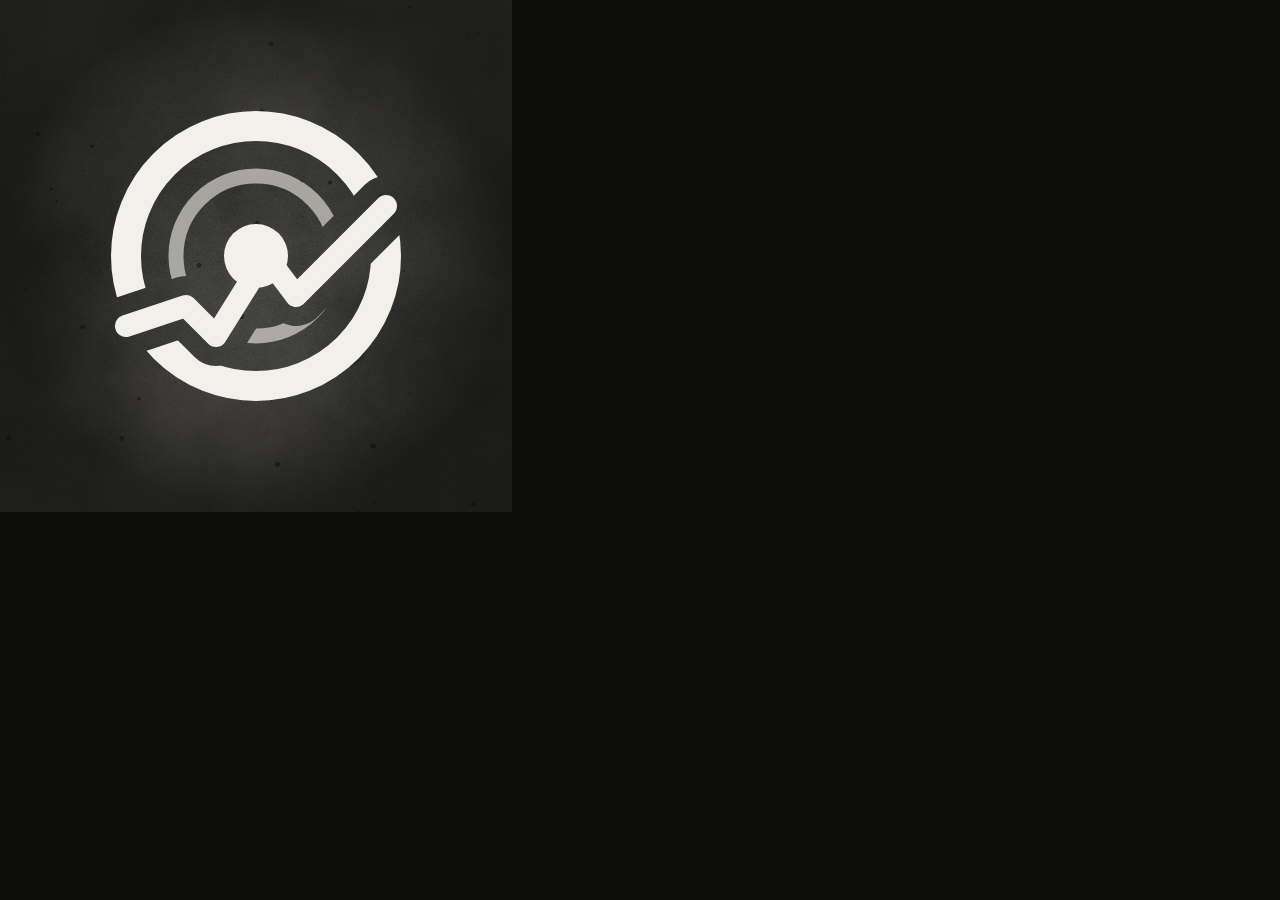
<file: tools/avatar-render.html>
<!DOCTYPE html>
<!-- Source for assets/org-avatar.png (GitHub organization avatar, 512x512).
     GitHub has no avatar API: upload by hand at github.com/organizations/Groove-Guru/settings/profile -->
<html lang="en"><head><meta charset="utf-8"><style>html,body{margin:0;width:512px;height:512px;overflow:hidden;background:#0d0d0c}
.a{width:512px;height:512px;display:grid;place-items:center;background:radial-gradient(circle,rgba(13,13,12,.35),rgba(13,13,12,.85) 70%),url("../assets/concrete.jpg") center/768px,#0d0d0c}
svg{width:320px;height:320px;}</style></head><body><div class="a"><svg xmlns="http://www.w3.org/2000/svg" viewBox="0 0 32 32"><defs><mask id="gg-m"><rect width="32" height="32" fill="#fff"/><path d="M3 23l6-2 3 3 5-8 3 4 9-9" fill="none" stroke="#000" stroke-width="6" stroke-linecap="round" stroke-linejoin="round"/></mask></defs><g mask="url(#gg-m)" fill="none" stroke="#f2f0ea"><circle cx="16" cy="16" r="13" stroke-width="3"/><circle cx="16" cy="16" r="8" stroke-width="1.5" opacity=".6"/></g><circle cx="16" cy="16" r="3.2" fill="#f2f0ea"/><path d="M3 23l6-2 3 3 5-8 3 4 9-9" fill="none" stroke="#f2f0ea" stroke-width="2.2" stroke-linecap="round" stroke-linejoin="round"/></svg></div></body></html>
</file>
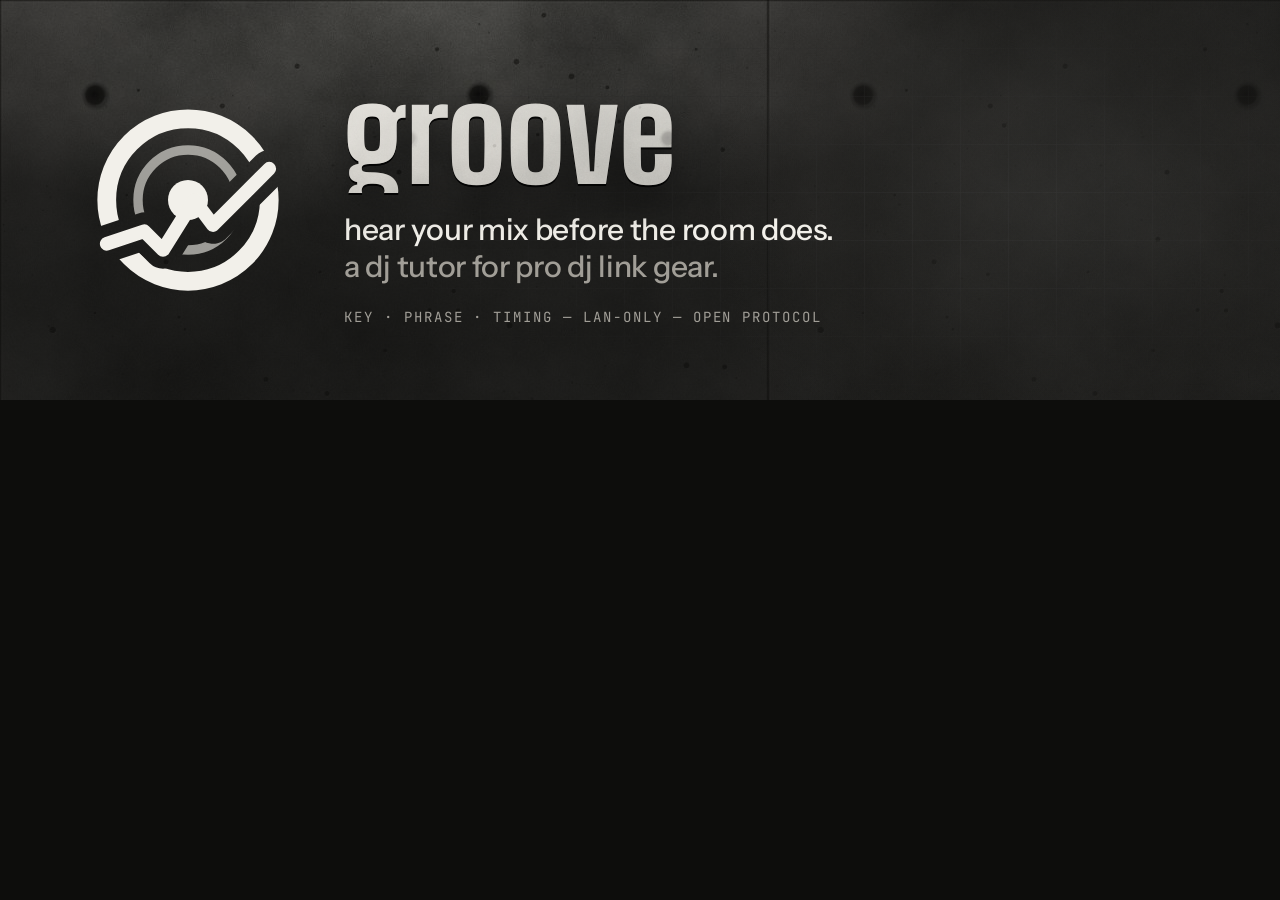
<file: tools/banner-render.html>
<!DOCTYPE html>
<!-- Source for assets/readme-banner.png (1280x400 @2x). Regenerate with tools/render-og.sh. -->
<html lang="en"><head><meta charset="utf-8"><link href="https://fonts.googleapis.com/css2?family=Big+Shoulders+Display:wght@600;800&family=Big+Shoulders+Stencil+Display:wght@900&family=Instrument+Sans:wght@500;700&family=JetBrains+Mono:wght@500&display=block" rel="stylesheet"><style>*{box-sizing:border-box}html,body{margin:0;padding:0;overflow:hidden;background:#0d0d0c;color:#f2f0ea;font-family:"Instrument Sans",system-ui,sans-serif}
.d{font-family:"Big Shoulders Display","Instrument Sans",sans-serif}.m{font-family:"JetBrains Mono",ui-monospace,monospace}.grid{position:absolute;inset:0;background-image:linear-gradient(rgba(42,42,42,.5) 1px,transparent 1px),linear-gradient(90deg,rgba(42,42,42,.5) 1px,transparent 1px);background-size:48px 48px;-webkit-mask-image:radial-gradient(ellipse 70% 70% at 70% 50%,#000,transparent 75%)}.glow{position:absolute;border-radius:50%}
html,body{width:1280px;height:400px}.c{background-color:#0d0d0c;background-image:radial-gradient(ellipse 70% 80% at 30% 0%,rgba(13,13,12,.45),rgba(13,13,12,.85) 70%),url("../assets/concrete.jpg");background-size:auto,768px 768px;position:relative;width:1280px;height:400px;padding:0 88px;display:flex;align-items:center;gap:56px}
.g1{width:900px;height:900px;left:600px;top:-250px;background:radial-gradient(closest-side,rgba(242,240,234,.07),rgba(70,68,64,.12) 50%,transparent 75%)}
.mk{position:relative;width:200px;height:200px;flex:none;}
.t{position:relative}.n{font-family:"Big Shoulders Display",sans-serif;font-size:132px;font-weight:800;letter-spacing:0;line-height:.9;background-image:linear-gradient(170deg,rgba(242,240,234,.9),rgba(242,240,234,.6) 60%,rgba(242,240,234,.45)),url("../assets/concrete.jpg");background-size:auto,520px 520px;-webkit-background-clip:text;background-clip:text;-webkit-text-fill-color:transparent;color:transparent;filter:drop-shadow(0 2px 0 rgba(0,0,0,.85)) drop-shadow(0 16px 20px rgba(0,0,0,.55))}.n span{opacity:.55}
.s{margin-top:18px;font-size:30px;line-height:1.25;font-weight:500;color:#a19e97;letter-spacing:-.01em}.s b{color:#f2f0ea;font-weight:500}
.k{margin-top:22px;font-size:14px;color:#a19e97;letter-spacing:.14em;text-transform:uppercase}</style></head><body><div class="c">
<div class="grid"></div><div class="glow g1"></div>
<svg class="mk" viewBox="0 0 32 32" aria-hidden="true"><defs><mask id="gg-m"><rect width="32" height="32" fill="#fff"/><path d="M3 23l6-2 3 3 5-8 3 4 9-9" fill="none" stroke="#000" stroke-width="6" stroke-linecap="round" stroke-linejoin="round"/></mask></defs><g mask="url(#gg-m)" fill="none" stroke="#f2f0ea"><circle cx="16" cy="16" r="13" stroke-width="3"/><circle cx="16" cy="16" r="8" stroke-width="1.5" opacity=".6"/></g><circle cx="16" cy="16" r="3.2" fill="#f2f0ea"/><path d="M3 23l6-2 3 3 5-8 3 4 9-9" fill="none" stroke="#f2f0ea" stroke-width="2.2" stroke-linecap="round" stroke-linejoin="round"/></svg>
<div class="t"><div class="n">groove <span>guru</span></div><div class="s"><b>hear your mix before the room does.</b><br>a dj tutor for pro dj link gear.</div><div class="k m">key · phrase · timing — lan-only — open protocol</div></div>
</div></body></html>
</file>
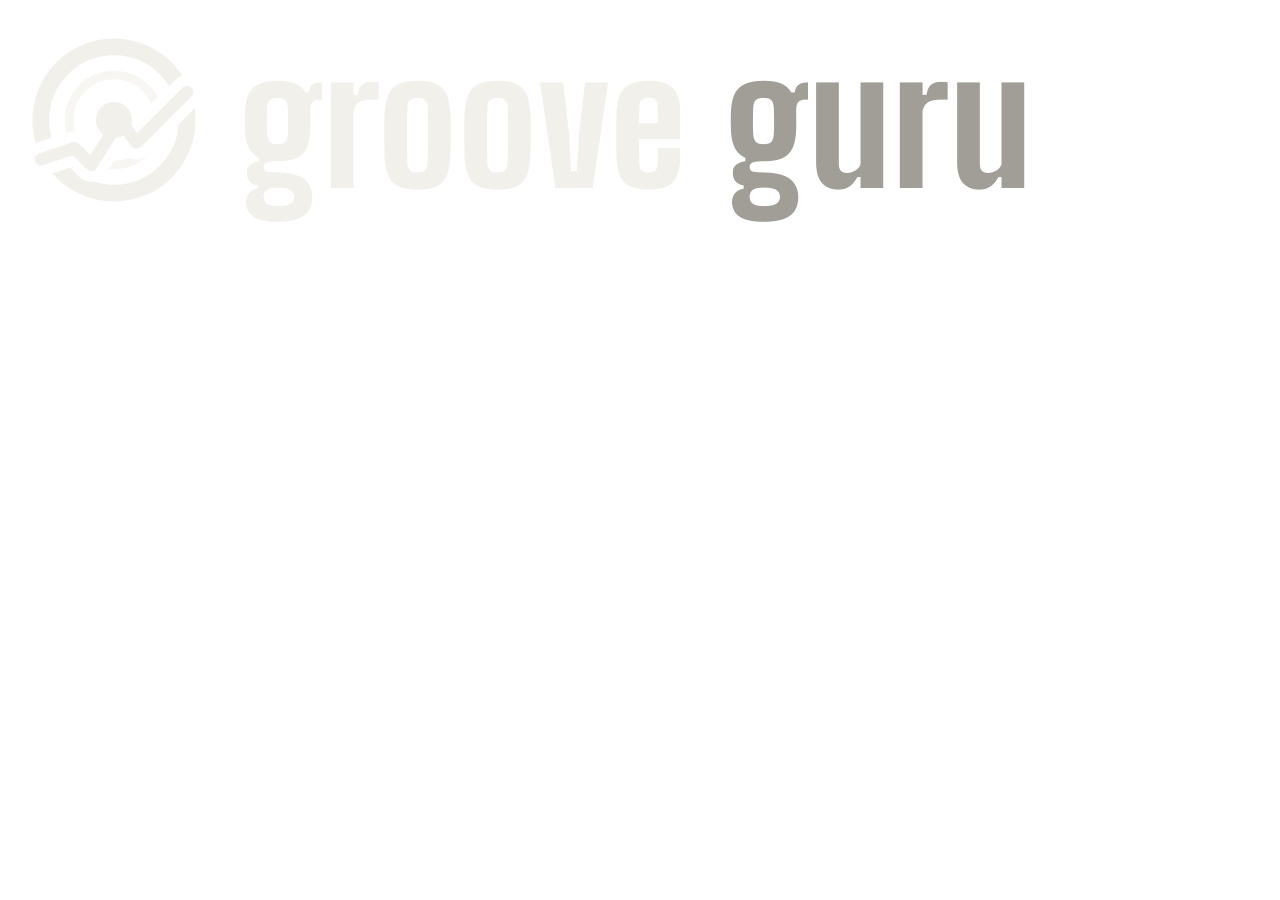
<file: tools/logo-render.html>
<!DOCTYPE html>
<!-- Source for assets/logo.png: the horizontal lockup with the real Instrument Sans,
     transparent background (1200x240). Regenerate with tools/render-og.sh. -->
<html lang="en"><head><meta charset="utf-8"><link href="https://fonts.googleapis.com/css2?family=Big+Shoulders+Display:wght@600;800&family=Big+Shoulders+Stencil+Display:wght@900&family=Instrument+Sans:wght@500;700&family=JetBrains+Mono:wght@500&display=block" rel="stylesheet"><style>html,body{margin:0;width:1200px;height:240px;overflow:hidden;background:transparent}
.l{height:240px;display:flex;align-items:center;gap:36px;padding-left:24px;font-family:"Big Shoulders Display",sans-serif;font-weight:800;font-size:176px;letter-spacing:.005em;color:#f2f0ea}
.l span{color:#a19e97}svg{width:180px;height:180px;flex:none}</style></head><body><div class="l"><svg xmlns="http://www.w3.org/2000/svg" viewBox="0 0 32 32"><defs><mask id="gg-m"><rect width="32" height="32" fill="#fff"/><path d="M3 23l6-2 3 3 5-8 3 4 9-9" fill="none" stroke="#000" stroke-width="6" stroke-linecap="round" stroke-linejoin="round"/></mask></defs><g mask="url(#gg-m)" fill="none" stroke="#f2f0ea"><circle cx="16" cy="16" r="13" stroke-width="3"/><circle cx="16" cy="16" r="8" stroke-width="1.5" opacity=".6"/></g><circle cx="16" cy="16" r="3.2" fill="#f2f0ea"/><path d="M3 23l6-2 3 3 5-8 3 4 9-9" fill="none" stroke="#f2f0ea" stroke-width="2.2" stroke-linecap="round" stroke-linejoin="round"/></svg><div>groove <span>guru</span></div></div></body></html>
</file>
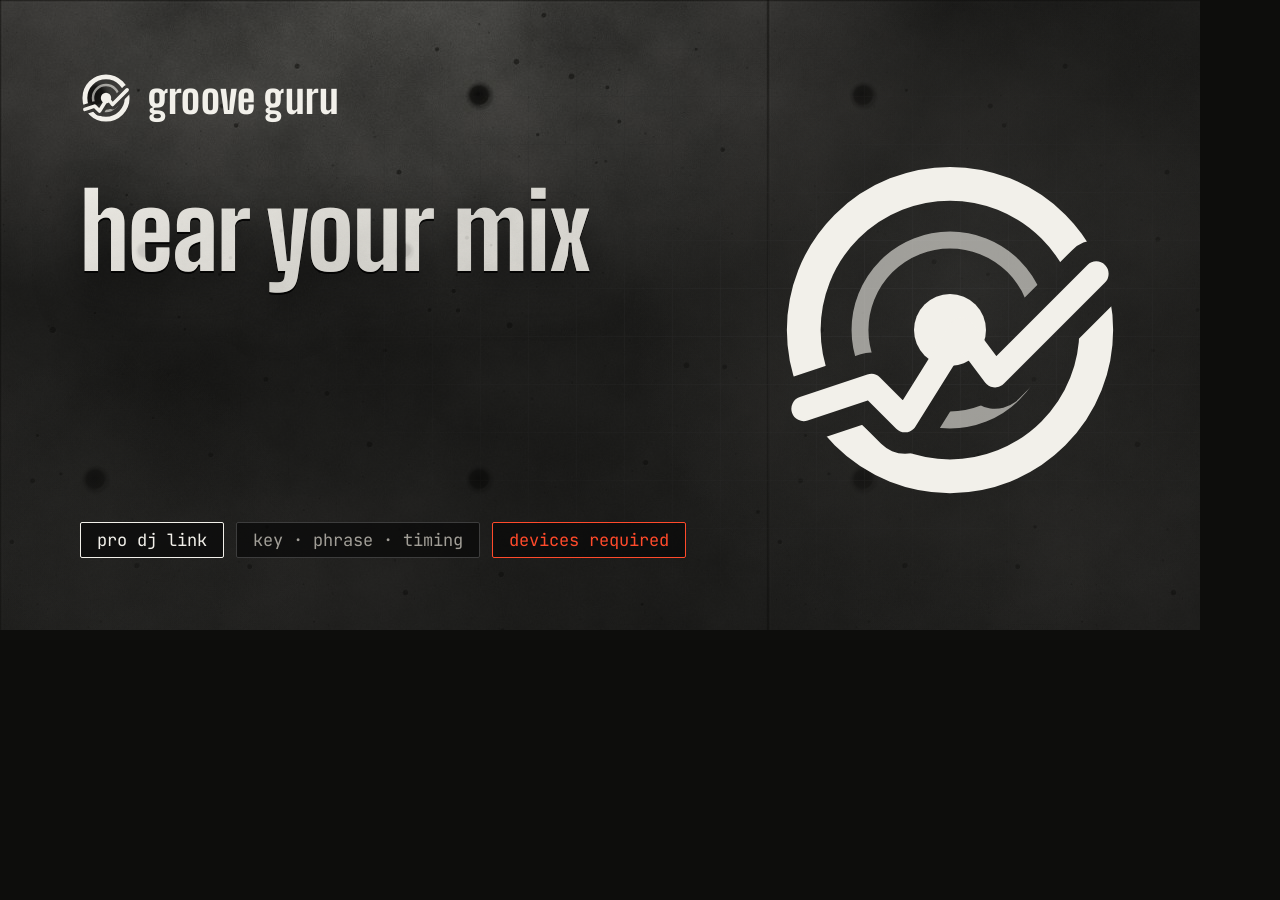
<file: tools/og-render.html>
<!DOCTYPE html>
<!-- Source for assets/og.png (1200x630). Regenerate with tools/render-og.sh. -->
<html lang="en"><head><meta charset="utf-8"><link href="https://fonts.googleapis.com/css2?family=Big+Shoulders+Display:wght@600;800&family=Big+Shoulders+Stencil+Display:wght@900&family=Instrument+Sans:wght@500;700&family=JetBrains+Mono:wght@500&display=block" rel="stylesheet"><style>*{box-sizing:border-box}html,body{margin:0;padding:0;overflow:hidden;background:#0d0d0c;color:#f2f0ea;font-family:"Instrument Sans",system-ui,sans-serif}
.d{font-family:"Big Shoulders Display","Instrument Sans",sans-serif}.m{font-family:"JetBrains Mono",ui-monospace,monospace}.grid{position:absolute;inset:0;background-image:linear-gradient(rgba(42,42,42,.5) 1px,transparent 1px),linear-gradient(90deg,rgba(42,42,42,.5) 1px,transparent 1px);background-size:48px 48px;-webkit-mask-image:radial-gradient(ellipse 70% 70% at 70% 50%,#000,transparent 75%)}.glow{position:absolute;border-radius:50%}
html,body{width:1200px;height:630px}.c{background-color:#0d0d0c;background-image:radial-gradient(ellipse 70% 80% at 30% 0%,rgba(13,13,12,.45),rgba(13,13,12,.85) 70%),url("../assets/concrete.jpg");background-size:auto,768px 768px;position:relative;width:1200px;height:630px;padding:72px 80px;display:flex;flex-direction:column;justify-content:space-between}
.g1{width:900px;height:900px;left:520px;top:-140px;background:radial-gradient(closest-side,rgba(242,240,234,.07),rgba(70,68,64,.12) 50%,transparent 75%)}
.g2{width:600px;height:600px;left:-200px;top:260px;background:radial-gradient(closest-side,rgba(157,154,147,.05),transparent 70%)}
.brand{display:flex;align-items:center;gap:16px;font-family:"Big Shoulders Display",sans-serif;font-weight:800;font-size:42px;letter-spacing:.005em;position:relative}.brand svg{width:52px;height:52px;}
h1{position:relative;margin:0;font-family:"Big Shoulders Display",sans-serif;font-size:104px;line-height:.88;letter-spacing:-.005em;font-weight:800;max-width:680px;background-image:linear-gradient(170deg,rgba(242,240,234,.9),rgba(242,240,234,.6) 60%,rgba(242,240,234,.45)),url("../assets/concrete.jpg");background-size:auto,520px 520px;-webkit-background-clip:text;background-clip:text;-webkit-text-fill-color:transparent;color:transparent;filter:drop-shadow(0 2px 0 rgba(0,0,0,.85)) drop-shadow(0 18px 22px rgba(0,0,0,.55))}h1 em{font-style:normal;display:block;opacity:.55}
.row{position:relative;display:flex;gap:12px}.chip{height:36px;padding:0 16px;border-radius:2px;background:rgba(8,8,8,.7);display:inline-flex;align-items:center;font-size:17px;border:1px solid}
.l{color:#f2f0ea;border-color:#f2f0ea}.c2{color:#a19e97;border-color:#3d3d3d}.a{color:#ff4a2b;border-color:#ff4a2b}
.pl{position:absolute;right:70px;top:150px;width:360px;height:360px}</style></head><body><div class="c">
<div class="grid"></div><div class="glow g1"></div><div class="glow g2"></div>
<svg class="pl" viewBox="0 0 32 32" aria-hidden="true"><defs><mask id="gg-og"><rect width="32" height="32" fill="#fff"/><path d="M3 23l6-2 3 3 5-8 3 4 9-9" fill="none" stroke="#000" stroke-width="6" stroke-linecap="round" stroke-linejoin="round"/></mask></defs><g mask="url(#gg-og)" fill="none" stroke="#f2f0ea"><circle cx="16" cy="16" r="13" stroke-width="3"/><circle cx="16" cy="16" r="8" stroke-width="1.5" opacity=".6"/></g><circle cx="16" cy="16" r="3.2" fill="#f2f0ea"/><path d="M3 23l6-2 3 3 5-8 3 4 9-9" fill="none" stroke="#f2f0ea" stroke-width="2.2" stroke-linecap="round" stroke-linejoin="round"/></svg>
<div class="brand"><svg xmlns="http://www.w3.org/2000/svg" viewBox="0 0 32 32"><defs><mask id="gg-b"><rect width="32" height="32" fill="#fff"/><path d="M3 23l6-2 3 3 5-8 3 4 9-9" fill="none" stroke="#000" stroke-width="6" stroke-linecap="round" stroke-linejoin="round"/></mask></defs><g mask="url(#gg-b)" fill="none" stroke="#f2f0ea"><circle cx="16" cy="16" r="13" stroke-width="3"/><circle cx="16" cy="16" r="8" stroke-width="1.5" opacity=".6"/></g><circle cx="16" cy="16" r="3.2" fill="#f2f0ea"/><path d="M3 23l6-2 3 3 5-8 3 4 9-9" fill="none" stroke="#f2f0ea" stroke-width="2.2" stroke-linecap="round" stroke-linejoin="round"/></svg>groove guru</div>
<h1>hear your mix <em>before the room does.</em></h1>
<div class="row m"><span class="chip l">pro dj link</span><span class="chip c2">key · phrase · timing</span><span class="chip a">devices required</span></div>
</div></body></html>
</file>
<file: assets/groove.css>
/* groove guru — one stylesheet, no build */
:root{
  --bg:#0b0b0b;--s1:#131313;--s2:#191919;--s0:#0e0e0e;--line:#2a2a2a;--line2:#3d3d3d;
  --mag:#f2f0ea;--lime:#f2f0ea;--cyan:#9d9a93;--uv:#3b3935;--amber:#ff4a2b;--sig:#ff4a2b;
  --ink:#f2f0ea;--mut:#a19e97;
  --bpm:124;--beat:calc(60s / var(--bpm));
  --f:"Instrument Sans",ui-sans-serif,system-ui,-apple-system,sans-serif;
  --m:"JetBrains Mono",ui-monospace,SFMono-Regular,Menlo,monospace;
  --w:1240px;--ease:cubic-bezier(.2,.7,.2,1);
}
*,*::before,*::after{box-sizing:border-box}
html{-webkit-text-size-adjust:100%;background:var(--bg);scroll-behavior:smooth;scroll-padding-top:80px;overflow-x:clip}
body{margin:0;background:var(--bg);color:var(--ink);font:400 17px/1.6 var(--f);-webkit-font-smoothing:antialiased;overflow-x:clip}
a{color:var(--cyan);text-decoration-thickness:1px;text-underline-offset:3px}
a:hover{color:var(--lime)}
svg{display:block}
h1,h2,h3,p,figure,dl,dd{margin:0}
h1,h2,h3{font-weight:700;letter-spacing:-.035em;line-height:1;text-wrap:balance}
p{text-wrap:pretty}
b,strong{font-weight:600}
::selection{background:var(--mag);color:var(--bg)}
:focus-visible{outline:2px solid var(--lime);outline-offset:3px;border-radius:0}
.sr-only{position:absolute!important;width:1px;height:1px;padding:0;margin:-1px;overflow:hidden;clip:rect(0 0 0 0);white-space:nowrap;border:0}
.skip{position:fixed;left:16px;top:-80px;z-index:100;background:var(--lime);color:var(--bg);padding:12px 18px;border-radius:0;font:600 15px var(--f);text-decoration:none}
.skip:focus{top:14px;color:var(--bg)}
.wrap{max-width:var(--w);margin-inline:auto;padding-inline:clamp(20px,4.5vw,48px)}
.mono{font-family:var(--m)}
.mut{color:var(--mut)}
html:not(.js) [data-js]{display:none!important}

/* ── header ───────────────────────── */
.top{position:sticky;top:0;z-index:50;background:rgba(11,11,11,0.74);-webkit-backdrop-filter:blur(16px) saturate(1.5);backdrop-filter:blur(16px) saturate(1.5);border-bottom:1px solid var(--line)}
.top__in{display:flex;align-items:center;gap:20px;height:64px}
.brand{display:inline-flex;align-items:center;gap:10px;color:var(--ink);text-decoration:none;font-weight:700;font-size:17px;letter-spacing:-.02em}
.brand:hover{color:var(--ink)}
.brand svg{width:30px;height:30px;color:var(--mag);filter:drop-shadow(0 0 8px rgba(242,240,234,0.248))}
.brand .spin{animation-duration:calc(var(--beat)*8)}
.nav{display:none;gap:2px;margin-left:auto}
.nav a{color:var(--mut);text-decoration:none;font:500 13px var(--m);padding:10px 12px;border-radius:0;transition:color .2s,background .2s}
.nav a span{color:var(--line2);margin-right:4px}
.nav a:hover{color:var(--ink);background:var(--s1)}
.top .btn{margin-left:auto}
@media (min-width:980px){.nav{display:flex}.top .btn{margin-left:8px}}

/* ── buttons / chips ──────────────── */
.btn{display:inline-flex;align-items:center;justify-content:center;gap:10px;height:52px;padding:0 24px;border-radius:0;border:1px solid transparent;font:600 16px/1 var(--f);letter-spacing:-.01em;text-decoration:none;cursor:pointer;white-space:nowrap;transition:background .2s,color .2s,border-color .2s,box-shadow .25s,transform .12s}
.btn:active{transform:scale(.97)}
.btn--primary{background:var(--mag);color:var(--bg);box-shadow:none}
.btn--primary:hover{background:var(--lime);color:var(--bg);box-shadow:none}
.btn--ghost{background:rgba(19,19,19,0.6);border-color:var(--line2);color:var(--ink)}
.btn--ghost:hover{border-color:var(--cyan);color:var(--cyan);box-shadow:none}
.btn--sm{height:44px;padding:0 18px;font-size:14px}
.btn--lg{height:62px;padding:0 32px;font-size:18px}
.btn .arr{font-family:var(--m);transition:transform .2s}
.btn:hover .arr{transform:translateX(3px)}
.chip{display:inline-flex;align-items:center;gap:8px;height:28px;padding:0 12px;border:1px solid var(--line);border-radius:0;font:500 12px/1 var(--m);color:var(--mut);letter-spacing:.02em;white-space:nowrap;text-decoration:none;background:rgba(12,8,21,.6)}
a.chip:hover{color:var(--ink);border-color:var(--line2)}
.chip--lime{color:var(--lime);border-color:rgba(242,240,234,0.18);box-shadow:none}
.chip--cyan{color:var(--cyan);border-color:rgba(157,154,147,0.18);box-shadow:none}
.chip--mag,.chip--demo{color:var(--mag);border-color:rgba(242,240,234,0.203);box-shadow:none}
.chip--amber{color:var(--amber);border-color:rgba(255,74,43,0.45);box-shadow:none}
.st{width:7px;height:7px;border-radius:50%;background:currentColor;flex:none}
.beacon{position:relative;display:inline-block;width:8px;height:8px;border-radius:50%;background:var(--cyan);flex:none;animation:beacon calc(var(--beat)*2) ease-out infinite}
@keyframes beacon{0%{box-shadow:none}70%{box-shadow:none}100%{box-shadow:none}}

/* ── type ─────────────────────────── */
.kicker{display:inline-flex;align-items:center;gap:12px;font:500 13px/1 var(--m);letter-spacing:.06em;color:var(--lime);padding:9px 14px 9px 12px;border:1px solid rgba(242,240,234,0.126);border-radius:0;background:rgba(242,240,234,0.023)}
.h-hero{font-size:clamp(50px,8.4vw,120px);line-height:.9;letter-spacing:-.055em;margin-top:28px;max-width:12ch}
.h-hero em{font-style:normal;color:var(--mag);text-shadow:0 0 40px rgba(242,240,234,0.248)}
.eyebrow{display:flex;align-items:center;gap:12px;font:500 13px/1 var(--m);letter-spacing:.08em;color:var(--lime)}
.eyebrow::before{content:"";width:9px;height:9px;background:currentColor;box-shadow:none}
.eyebrow b{color:var(--mut);font-weight:500}
.h2{font-size:clamp(38px,5.6vw,76px);letter-spacing:-.045em;line-height:.95}
.h3{font-size:clamp(22px,2.2vw,28px);letter-spacing:-.03em;line-height:1.1}
.lead{font-size:clamp(17px,1.5vw,20px);line-height:1.55;color:var(--mut);max-width:60ch}
.lead strong{color:var(--ink);font-weight:500}
.fine{font:400 13px/1.65 var(--m);color:var(--mut)}
.fine strong{color:var(--ink);font-weight:500}

/* ── hero ─────────────────────────── */
.hero{position:relative;isolation:isolate;padding:clamp(56px,9vw,120px) 0 clamp(24px,4vw,56px);overflow:clip}
.hero__glow{position:absolute;z-index:-1;border-radius:50%;pointer-events:none;will-change:transform}
.hero__glow--a{width:min(1200px,160vw);aspect-ratio:1;left:50%;margin-left:calc(min(1200px,160vw) / -2);top:30%;background:radial-gradient(closest-side,rgba(242,240,234,0.144),rgba(70,68,64,0.132) 48%,transparent 74%)}
.hero__glow--b{width:min(760px,110vw);aspect-ratio:1;right:-14%;top:-18%;background:radial-gradient(closest-side,rgba(157,154,147,0.077),transparent 70%)}
.hero__glow--c{width:min(620px,100vw);aspect-ratio:1;left:-16%;top:6%;background:radial-gradient(closest-side,rgba(70,68,64,0.168),transparent 70%)}
.hero__grid{position:absolute;inset:0;z-index:-1;pointer-events:none;background-image:linear-gradient(rgba(42,42,42,0.45) 1px,transparent 1px),linear-gradient(90deg,rgba(42,42,42,0.45) 1px,transparent 1px);background-size:64px 64px;-webkit-mask-image:radial-gradient(ellipse 70% 60% at 50% 30%,#000,transparent 75%);mask-image:radial-gradient(ellipse 70% 60% at 50% 30%,#000,transparent 75%);opacity:.5}
.hero__cols{display:grid;gap:28px;margin-top:clamp(28px,4vw,48px)}
.hero__sub{font-size:clamp(21px,2.3vw,30px);font-weight:500;line-height:1.2;letter-spacing:-.02em;max-width:20ch}
.hero__sub span{color:var(--mut)}
.lede{color:var(--mut);font-size:clamp(16px,1.35vw,18.5px);line-height:1.62;max-width:58ch}
.lede strong{color:var(--ink);font-weight:500}
.actions{display:flex;flex-wrap:wrap;gap:12px;margin-top:28px}
.hero .fine{margin-top:18px;display:flex;flex-wrap:wrap;gap:8px 14px;align-items:center}
@media (min-width:920px){.hero__cols{grid-template-columns:minmax(0,5fr) minmax(0,6fr);gap:64px}}
.scene-wrap{position:relative;margin-top:clamp(36px,6vw,72px)}
.scene{width:100%;height:auto;overflow:visible}
.scene__tag{position:absolute;font:500 11px/1 var(--m);color:var(--mut);letter-spacing:.06em;display:flex;gap:8px;align-items:center}
.scene__tag--l{left:0;top:0}.scene__tag--r{right:0;top:0}
@media (max-width:640px){.scene__tag{display:none}}

/* scene internals */
.spin{animation:spin calc(var(--beat)*4) linear infinite}
@keyframes spin{to{transform:rotate(360deg)}}
.sc-ring{fill:none;stroke:var(--line);stroke-width:1}
.sc-ring--hot{stroke:rgba(242,240,234,0.158);stroke-dasharray:2 6}
.tick{stroke:var(--line);stroke-width:4;stroke-linecap:round;animation:tick calc(var(--beat)*4) linear infinite;animation-delay:calc(var(--beat) / 4 * var(--i))}
.tick--down{stroke-width:6;stroke:var(--line2)}
@keyframes tick{0%,3%{stroke:var(--lime)}14%,100%{stroke:var(--line)}}
.wire-bg{fill:none;stroke:var(--line);stroke-width:2}
.wire-fx{fill:none;stroke-width:1.6;stroke-dasharray:3 11;stroke-linecap:round;animation:dash calc(var(--beat)*2) linear infinite}
@keyframes dash{to{stroke-dashoffset:-56}}
.mx{fill:var(--s1);stroke:var(--line2);stroke-width:1.2}
.trk{stroke:var(--s0);stroke-width:7;stroke-linecap:round}
.trk-o{stroke:var(--line2);stroke-width:1}
.knob{fill:var(--s0);stroke:var(--line2);stroke-width:1.2}
.knob-i{stroke:var(--mut);stroke-width:1.6;stroke-linecap:round}
.fthumb{fill:var(--ink)}
.fthumb--a{animation:fa calc(var(--beat)*16) ease-in-out infinite}
.fthumb--b{animation:fb calc(var(--beat)*16) ease-in-out infinite}
@keyframes fa{0%,100%{transform:translateY(0)}50%{transform:translateY(34px)}}
@keyframes fb{0%,100%{transform:translateY(34px)}50%{transform:translateY(0)}}
.xthumb{fill:var(--ink);animation:xf calc(var(--beat)*16) ease-in-out infinite}
@keyframes xf{0%,100%{transform:translateX(0)}50%{transform:translateX(52px)}}
.lamp{fill:var(--line)}
.lamp--on{fill:var(--cyan);filter:drop-shadow(0 0 4px var(--cyan))}
.lamp--b{animation:lamp calc(var(--beat)*16) steps(1) infinite}
@keyframes lamp{0%{fill:var(--line)}25%{fill:var(--cyan)}100%{fill:var(--cyan)}}
.meter{fill:var(--lime);animation:meter var(--beat) ease-out infinite;transform-box:fill-box;transform-origin:50% 100%}
@keyframes meter{0%{transform:scaleY(1)}60%{transform:scaleY(.45)}100%{transform:scaleY(.3)}}
.dev{fill:var(--s1);stroke:var(--cyan);stroke-width:1.5}
.devline{stroke:var(--line2);stroke-width:1}
.devpad{fill:var(--line2)}
.devpad--l{fill:var(--lime);animation:blink calc(var(--beat)*2) steps(1) infinite}
.devpad--m{fill:var(--mag)}
@keyframes blink{50%{opacity:.25}}
.courier{fill:var(--lime);animation:courier calc(var(--beat)*4) cubic-bezier(.45,0,.55,1) infinite}
.courier--c{fill:var(--cyan)}
@keyframes courier{0%{offset-distance:0%;opacity:0}8%{opacity:1}92%{opacity:1}100%{offset-distance:100%;opacity:0}}
@supports not (offset-path:path("M0 0")){.courier{display:none}}
.badge{animation:float calc(var(--beat)*8) ease-in-out infinite}
@keyframes float{50%{transform:translateY(-9px)}}
.hex{fill:var(--s1);stroke:var(--mag);stroke-width:2.5;filter:drop-shadow(0 0 7px rgba(242,240,234,0.383))}
.hex-o{fill:none;stroke:rgba(242,240,234,0.158);stroke-width:1;stroke-dasharray:3 5}
.eye{fill:none;stroke:var(--mag);stroke-width:2.5;stroke-linejoin:round}
.pupil{fill:var(--lime);animation:look calc(var(--beat)*8) ease-in-out infinite}
@keyframes look{0%,40%{transform:translateX(0)}50%,65%{transform:translateX(-4px)}75%,90%{transform:translateX(4px)}100%{transform:translateX(0)}}
.sc-lbl{font:500 13px var(--m);fill:var(--mut);letter-spacing:.02em}
.sc-lbl--hot{fill:var(--ink)}
.sc-lbl--lime{fill:var(--lime)}
@media (max-width:640px){.sc-lbl{display:none}}

/* ── sections ─────────────────────── */
.section{position:relative;isolation:isolate;padding-block:clamp(80px,11vw,160px)}
.section--rule{border-top:1px solid var(--line)}
.section__head{position:relative;display:grid;gap:20px;margin-bottom:clamp(40px,5.5vw,72px);max-width:860px}
.section__head::before{content:"";position:absolute;z-index:-1;left:-240px;top:-240px;width:680px;height:680px;border-radius:50%;background:radial-gradient(closest-side,var(--glow,rgba(70,68,64,0.156)),transparent);pointer-events:none}
.js [data-reveal]{opacity:0;transform:translateY(28px);transition:opacity .9s var(--ease),transform .9s var(--ease)}
.js [data-reveal].is-in{opacity:1;transform:none}
.js [data-reveal="2"]{transition-delay:.08s}.js [data-reveal="3"]{transition-delay:.16s}.js [data-reveal="4"]{transition-delay:.24s}
.card{position:relative;background:linear-gradient(180deg,var(--s1),var(--s0));border:1px solid var(--line);border-radius:0;padding:clamp(18px,2.4vw,28px)}
.card__bar{display:flex;flex-wrap:wrap;gap:8px;align-items:center;margin-bottom:18px}
.card__label{font:500 12px/1 var(--m);letter-spacing:.06em;color:var(--mut)}
.card__live{margin-left:auto;display:inline-flex;gap:8px;align-items:center;font:500 12px/1 var(--m);color:var(--cyan)}
.card__cap{margin-top:16px;color:var(--mut);font-size:15px;line-height:1.55}

/* ── 01 window / mirror ───────────── */
.window{border:1px solid var(--line2);border-radius:0;background:var(--s1);overflow:hidden;box-shadow:none}
.window__bar{display:flex;align-items:center;gap:14px;padding:12px 16px;border-bottom:1px solid var(--line);background:#101010;font:500 13px var(--m);color:var(--mut)}
.window__dots{display:flex;gap:6px}
.window__dots i{width:10px;height:10px;border-radius:50%;background:var(--line2)}
.window__title{flex:1;min-width:0;overflow:hidden;text-overflow:ellipsis;white-space:nowrap}
.window__title b{color:var(--ink);font-weight:500}
.mirror{display:grid;gap:14px;padding:clamp(14px,2.6vw,28px);grid-template-columns:minmax(0,1fr)}
@media (min-width:860px){.mirror{grid-template-columns:minmax(0,1fr) 200px minmax(0,1fr)}}
.deck{background:var(--s2);border:1px solid var(--line);border-radius:0;padding:18px;display:grid;gap:16px;align-content:start}
.deck__top{display:flex;justify-content:space-between;align-items:center;gap:10px;font:500 12px var(--m);color:var(--mut)}
.deck__id{display:flex;gap:8px;align-items:center}
.deck__id b{color:var(--ink);font-weight:500}
.deck__read{display:flex;align-items:baseline;justify-content:space-between;gap:10px}
.deck__bpm{font:500 clamp(26px,3vw,34px)/1 var(--m);letter-spacing:-.03em;font-variant-numeric:tabular-nums}
.deck__bpm small{font-size:12px;color:var(--mut);letter-spacing:0;margin-left:4px}
.bpm-b{display:none;color:var(--lime);text-shadow:0 0 18px rgba(242,240,234,0.225)}
.is-on>.bpm-a{display:none}.is-on>.bpm-b{display:inline}
.deck__body{display:grid;grid-template-columns:clamp(100px,11vw,132px) minmax(0,1fr);gap:16px;align-items:center}
.platter{width:100%;height:auto;aspect-ratio:1;color:var(--mag)}
.platter--cyan{color:var(--cyan)}
.platter .spin{transform-origin:100px 100px}
.platter[data-m] .spin{animation-play-state:paused}
.platter.is-on .spin{animation-play-state:running}
.pads{display:grid;grid-template-columns:repeat(2,minmax(0,1fr));gap:8px}
.pad{--c:var(--lime);appearance:none;-webkit-appearance:none;display:grid;place-items:center;min-height:48px;padding:0 10px;border-radius:0;border:1px solid var(--line);background:var(--s0);color:var(--mut);font:500 12px/1.1 var(--m);letter-spacing:.06em;cursor:pointer;user-select:none;-webkit-tap-highlight-color:transparent;transition:transform .08s,box-shadow .18s,background .18s,color .18s,border-color .18s}
button.pad:hover{border-color:var(--line2);color:var(--ink)}
button.pad:active{transform:scale(.94)}
.pad.is-on,.pad[aria-pressed="true"]{color:var(--c);border-color:var(--c);background:color-mix(in oklab,var(--c) 16%,var(--s0));box-shadow:none}
.mirror .pad.is-on{animation:press .32s var(--ease)}
@keyframes press{35%{transform:scale(.88)}}
.pad--cue{--c:var(--cyan)}.pad--sync{--c:var(--lime)}.pad--master{--c:var(--mag)}.pad--play{--c:var(--lime)}
.m-chip{opacity:.28;transition:opacity .4s}
.m-chip.is-on{opacity:1}
.mixer{background:var(--s2);border:1px solid var(--line);border-radius:0;padding:18px;display:grid;gap:16px;align-content:space-between}
.mixer__lbl{font:500 11px var(--m);color:var(--mut);letter-spacing:.08em;text-align:center}
.mixer__chs{display:flex;justify-content:space-around;gap:10px}
.ch{display:grid;justify-items:center;gap:10px;font:500 11px var(--m);color:var(--mut)}
.lampx{width:12px;height:12px;border-radius:50%;background:var(--line);transition:background .25s,box-shadow .25s}
.lampx.is-on{background:var(--cyan);box-shadow:none}
.vf{position:relative;width:8px;height:118px;border-radius:0;background:var(--s0);border:1px solid var(--line2)}
.vf i{position:absolute;left:50%;width:32px;height:14px;margin-left:-16px;border-radius:0;background:var(--ink);bottom:6%;transition:bottom 1.4s var(--ease);box-shadow:none}
.vf.is-on i{bottom:74%}
.xfader{position:relative;height:10px;border-radius:0;background:var(--s0);border:1px solid var(--line2);margin:12px 6px}
.xfader i{position:absolute;top:50%;left:10%;width:18px;height:32px;margin:-16px 0 0 -9px;border-radius:0;background:var(--ink);box-shadow:none;transition:left 2.6s cubic-bezier(.45,0,.2,1)}
.xfader.is-on i{left:64%}
.mirror__cap{grid-column:1/-1;display:flex;gap:14px;align-items:baseline;border-top:1px solid var(--line);padding-top:18px;min-height:3.4em;font:500 clamp(14px,1.5vw,17px)/1.5 var(--m);color:var(--ink)}
.mirror__cap .who{color:var(--mag);flex:none}
.caret::after{content:"";display:inline-block;width:.55em;height:1.1em;margin-left:3px;vertical-align:-.18em;background:var(--mag);animation:blink 1s steps(1) infinite}
.floor-notes{display:grid;gap:14px;margin-top:22px}
@media (min-width:760px){.floor-notes{grid-template-columns:repeat(3,minmax(0,1fr))}}
.note{display:flex;gap:14px;align-items:flex-start;padding:18px 20px;border:1px solid var(--line);border-radius:0;background:rgba(19,19,19,0.5)}
.note p{font-size:15px;color:var(--mut);line-height:1.5}
.note b{display:block;color:var(--ink);font-weight:600;font-size:16px;margin-bottom:2px}
.note .chip{flex:none}

/* ── 02 zero path ─────────────────── */
.path{position:relative;margin-bottom:28px}
.path__spine{position:absolute;left:calc(100% / 12);top:22px;height:8px;width:calc(100% * 5 / 6);margin-top:-4px;overflow:visible}
.spine-bg{stroke:var(--line2);stroke-width:2;stroke-dasharray:6 8;animation:dash calc(var(--beat)*4) linear infinite}
.spine-done{stroke:var(--lime);stroke-width:2.5;filter:drop-shadow(0 0 4px var(--lime));transition:all .6s var(--ease)}
.path__list{position:relative;list-style:none;margin:0;padding:0;display:grid;grid-template-columns:repeat(6,minmax(0,1fr));gap:6px}
.path__node{display:grid;justify-items:center;gap:10px;padding-bottom:4px;text-decoration:none;color:var(--mut);font:500 12px/1.3 var(--m);text-align:center;border-radius:0}
.path__node:hover{color:var(--ink)}
.path__dot{position:relative;width:44px;height:44px;border-radius:50%;display:grid;place-items:center;border:1px solid var(--line2);background:var(--bg);font:500 13px var(--m);color:var(--mut);transition:all .3s var(--ease)}
.path__dot svg{display:none;width:20px;height:20px}
.path__node.is-done .path__dot{border-color:var(--lime);color:var(--lime);background:color-mix(in oklab,var(--lime) 10%,var(--bg))}
.path__node.is-done .path__dot span{display:none}
.path__node.is-done .path__dot svg{display:block}
.path__node.is-active .path__dot{border-color:var(--mag);color:var(--ink);background:color-mix(in oklab,var(--mag) 22%,var(--bg));box-shadow:none}
.path__node.is-active{color:var(--ink)}
.path__node.is-locked{opacity:.5}
@media (max-width:700px){.path__label{position:absolute!important;width:1px;height:1px;overflow:hidden;clip:rect(0 0 0 0)}}
.zero__stage{display:grid;gap:18px}
.js .zero__stage{align-items:start}
@media (min-width:980px){.js .zero__stage{grid-template-columns:300px minmax(0,1fr)}}
.minideck{position:relative;overflow:hidden;background:var(--s1);border:1px solid var(--line);border-radius:0;padding:20px;display:grid;gap:16px}
.minideck::before{content:"";position:absolute;inset:-40% -40% auto;height:80%;background:radial-gradient(closest-side,rgba(242,240,234,0.099),transparent);pointer-events:none}
.minideck__top{position:relative;display:flex;justify-content:space-between;align-items:center;gap:8px}
.minideck__pl{position:relative;display:grid;place-items:center}
.minideck .platter{max-width:200px;filter:drop-shadow(0 0 24px rgba(242,240,234,0.113))}
.minideck .spin{animation-play-state:paused}
.minideck.is-running .spin{animation-play-state:running}
.readout{position:relative;display:grid;grid-template-columns:repeat(3,minmax(0,1fr));gap:8px}
.readout div{border:1px solid var(--line);border-radius:0;padding:10px 12px;background:var(--s0)}
.readout dt{font:500 10.5px var(--m);color:var(--mut);letter-spacing:.06em}
.readout dd{margin-top:4px;font:500 19px/1 var(--m);font-variant-numeric:tabular-nums}
.metro{position:relative;display:flex;gap:12px;justify-content:center}
.metro i{width:14px;height:14px;border-radius:50%;border:1px solid var(--line2);background:var(--s0);transition:background .06s,box-shadow .06s}
.metro i.is-on{background:var(--cyan);border-color:var(--cyan);box-shadow:none}
.metro i:first-child.is-on{background:var(--lime);border-color:var(--lime);box-shadow:none}
.minideck .pad{position:relative;width:100%}
@media (max-width:979px){.minideck{grid-template-columns:110px minmax(0,1fr);align-items:center}.minideck__top,.minideck .pad,.minideck .fine{grid-column:1/-1}.minideck__pl{grid-row:span 2}}
.lesson{list-style:none;margin:0;padding:0;display:grid;gap:16px}
.lesson__step{position:relative;background:linear-gradient(180deg,var(--s1),var(--s0));border:1px solid var(--line);border-radius:0;padding:clamp(20px,3vw,34px);display:grid;gap:20px;align-content:start}
.js .lesson__step{min-height:460px}
.js .lesson__step.is-active{animation:stepIn .45s var(--ease)}
@keyframes stepIn{from{opacity:0;transform:translateY(10px)}}
.lesson__step[hidden]{display:none}
.lesson__head{display:flex;gap:16px;align-items:center}
.lesson__icon{width:52px;height:52px;flex:none;border-radius:0;display:grid;place-items:center;border:1px solid var(--line2);color:var(--cyan);background:var(--s0)}
.lesson__icon svg{width:26px;height:26px;fill:none;stroke:currentColor;stroke-width:1.8;stroke-linecap:round;stroke-linejoin:round}
.is-active .lesson__icon{color:var(--lime);border-color:rgba(242,240,234,0.203);box-shadow:none}
.is-active .lesson__icon svg{animation:iconBeat var(--beat) ease-out infinite}
@keyframes iconBeat{0%{transform:scale(1.14)}60%,100%{transform:scale(1)}}
.lesson__n{font:500 12px var(--m);color:var(--mut);letter-spacing:.06em}
.lesson__copy{color:var(--mut);font-size:17px;max-width:62ch}
.lesson__copy strong{color:var(--ink);font-weight:500}
.lesson__status{display:flex;gap:10px;align-items:flex-start;font:500 14px/1.5 var(--m);color:var(--mut);min-height:3em;padding:14px 16px;border:1px dashed var(--line2);border-radius:0}
.lesson__status::before{content:"coach ›";color:var(--mag);flex:none}
.lesson__status[data-state="good"]{color:var(--lime);border-style:solid;border-color:rgba(242,240,234,0.18);background:rgba(242,240,234,0.023)}
.lesson__status[data-state="warn"]{color:var(--amber);border-style:solid;border-color:rgba(255,74,43,0.4);background:rgba(255,74,43,0.05)}
.lesson__nav{display:flex;justify-content:space-between;align-items:center;gap:12px;margin-top:4px}
.demo-row{display:flex;flex-wrap:wrap;gap:14px 20px;align-items:center}
.seq{display:grid;grid-template-columns:repeat(8,minmax(0,1fr));gap:6px}
@media (min-width:760px){.seq{grid-template-columns:repeat(16,minmax(0,1fr))}}
.seq .pad{min-height:56px;padding:0;font-size:11px}
.seq .pad.is-beat{border-color:var(--line2)}
.seq .pad.is-head{box-shadow:none;color:var(--ink)}
.seq .pad.is-head[aria-pressed="true"]{background:var(--lime);color:var(--bg);box-shadow:none}
.counter{font:500 clamp(54px,8vw,88px)/1 var(--m);letter-spacing:-.06em;font-variant-numeric:tabular-nums;min-width:3.3ch;transition:color .08s,text-shadow .08s}
.counter.is-one{color:var(--lime);text-shadow:0 0 28px rgba(242,240,234,0.27)}
.counter--sm{font-size:clamp(40px,5vw,56px);text-align:center}
.pad--xl{min-height:92px;min-width:136px;font-size:15px;border-radius:0}
.pad--wide{min-height:52px;padding:0 20px;font-size:13px}
.hint{font:400 13px/1.5 var(--m);color:var(--mut)}
.seg{display:inline-flex;gap:4px;padding:4px;margin:0;border:1px solid var(--line2);border-radius:0;min-width:0}
.seg legend{padding:0}
.seg label{position:relative;display:block}
.seg input{position:absolute;inset:0;opacity:0;margin:0;cursor:pointer}
.seg span{display:grid;place-items:center;min-width:64px;height:40px;padding:0 12px;border-radius:0;font:500 13px var(--m);color:var(--mut);transition:all .2s}
.seg input:checked+span{background:var(--mag);color:var(--bg)}
.seg input:focus-visible+span{outline:2px solid var(--lime);outline-offset:2px}
.grid32{display:grid;grid-template-columns:repeat(8,minmax(0,1fr));gap:6px}
.cell{height:38px;border-radius:0;border:1px solid var(--line);background:var(--s0);transition:background .12s}
.cell.is-down{border-color:rgba(242,240,234,0.315);box-shadow:none}
.cell.is-past{background:rgba(70,68,64,0.18)}
.cell.is-head{background:var(--cyan);border-color:var(--cyan);box-shadow:none}
.cell.is-down.is-head{background:var(--mag);border-color:var(--mag);box-shadow:none}
.blend{display:grid;gap:18px;align-items:center}
@media (min-width:760px){.blend{grid-template-columns:minmax(0,1fr) 200px}}
.blend__pick{display:grid;gap:10px}
.blend__pick div{display:flex;justify-content:space-between;align-items:center;padding:12px 16px;border:1px solid var(--line);border-radius:0;font:500 13px var(--m);color:var(--mut)}
.blend__pick b{font:600 22px var(--m);color:var(--ink)}
.mixrow{display:grid;grid-template-columns:minmax(0,1fr) auto minmax(0,1fr);gap:14px;align-items:center}
.deckmini{border:1px solid var(--line);border-radius:0;padding:12px 14px;font:500 12px/1.45 var(--m);color:var(--mut);transition:all .3s}
.deckmini b{display:block;font-weight:500;color:inherit;font-size:13px}
.deckmini--a{border-color:rgba(157,154,147,0.225);color:var(--cyan);box-shadow:none}
.deckmini--b.is-on{border-color:rgba(242,240,234,0.27);color:var(--mag);box-shadow:none}
.fader{display:grid;gap:8px;flex:1 1 240px;min-width:0;font:500 12px var(--m);color:var(--mut)}
.fader span{display:flex;justify-content:space-between}
.fader input{-webkit-appearance:none;appearance:none;width:100%;height:44px;background:transparent;margin:0;cursor:pointer}
.fader input::-webkit-slider-runnable-track{height:8px;border-radius:0;background:linear-gradient(90deg,var(--cyan),var(--uv) 50%,var(--mag))}
.fader input::-moz-range-track{height:8px;border-radius:0;background:linear-gradient(90deg,var(--cyan),var(--uv) 50%,var(--mag))}
.fader input::-webkit-slider-thumb{-webkit-appearance:none;width:24px;height:40px;margin-top:-16px;border-radius:0;background:var(--ink);border:0;box-shadow:none}
.fader input::-moz-range-thumb{width:24px;height:40px;border-radius:0;background:var(--ink);border:0;box-shadow:none}
.fader input:focus-visible{outline:2px solid var(--lime);outline-offset:4px}
.lesson__cta{display:grid;gap:18px;padding:clamp(20px,3vw,32px);border-radius:0;border:1px solid rgba(242,240,234,0.158);background:radial-gradient(120% 140% at 0% 0%,rgba(242,240,234,0.072),transparent 60%),var(--s0)}
.lesson__cta .actions{margin-top:0}
.gear{display:flex;flex-wrap:wrap;gap:8px}

/* ── 03 coach ─────────────────────── */
.coach{display:grid;gap:16px}
@media (min-width:900px){.coach{grid-template-columns:repeat(2,minmax(0,1fr))}.coach__wave{grid-column:1/-1}}
.wave{width:100%;height:auto;border-radius:0;background:var(--s0)}
.w-grid{stroke:rgba(242,240,234,0.063);stroke-width:1}
.w-grid--down{stroke:rgba(242,240,234,0.171)}
.w-a{fill:rgba(157,154,147,0.279)}
.w-b{fill:rgba(242,240,234,0.261);mix-blend-mode:screen}
.wave__b{animation:realign calc(var(--beat)*16) ease-in-out infinite}
@keyframes realign{0%,58%{transform:translateX(11px)}70%,97%{transform:translateX(0)}100%{transform:translateX(11px)}}
.wave__flag{fill:var(--amber);opacity:0;animation:flag calc(var(--beat)*16) linear infinite}
@keyframes flag{0%,57%{opacity:0}59%{opacity:.5}63%{opacity:.14}66%{opacity:.4}80%{opacity:.1}100%{opacity:0}}
.wave__note{font:500 14px var(--m);fill:var(--amber);opacity:0;animation:note calc(var(--beat)*16) linear infinite}
@keyframes note{0%,58%{opacity:0}61%,88%{opacity:1}96%,100%{opacity:0}}
.wave__head{stroke:var(--ink);stroke-width:2;filter:drop-shadow(0 0 6px var(--ink));animation:head calc(var(--beat)*16) linear infinite}
@keyframes head{from{transform:translateX(0)}to{transform:translateX(1200px)}}
.coach__line{display:flex;gap:12px;margin-top:18px;font:500 clamp(14px,1.5vw,17px)/1.5 var(--m);color:var(--ink)}
.coach__line .who{color:var(--mag);flex:none}
.pc{fill:var(--s0);stroke:var(--line);stroke-width:1;animation:pc calc(var(--beat)*32) linear infinite;animation-delay:calc(var(--beat) * var(--i))}
.pc--down{stroke:rgba(242,240,234,0.315)}
@keyframes pc{0%{fill:var(--cyan)}2.5%{fill:rgba(70,68,64,0.33)}100%{fill:rgba(70,68,64,0.072)}}
.pc--down{animation-name:pcd}
@keyframes pcd{0%{fill:var(--mag);filter:drop-shadow(0 0 6px var(--mag))}3%{fill:rgba(242,240,234,0.203);filter:none}100%{fill:rgba(242,240,234,0.045)}}
.ph-lbl{font:500 11px var(--m);fill:var(--mut)}
.eq{width:100%;height:auto}
.eq-grid{stroke:var(--line);stroke-width:1}
.eq-lp,.eq-hp{fill:none;stroke-width:3;stroke-linecap:round;filter:drop-shadow(0 0 5px currentColor)}
.eq-lp{stroke:var(--cyan);color:var(--cyan);animation:xa calc(var(--beat)*8) ease-in-out infinite alternate}
.eq-hp{stroke:var(--mag);color:var(--mag);animation:xa calc(var(--beat)*8) ease-in-out infinite alternate-reverse}
.eq-lpf{fill:rgba(157,154,147,0.054);animation:xa calc(var(--beat)*8) ease-in-out infinite alternate}
.eq-hpf{fill:rgba(242,240,234,0.054);animation:xa calc(var(--beat)*8) ease-in-out infinite alternate-reverse}
@keyframes xa{0%,25%{opacity:1}75%,100%{opacity:0}}
.eq-lbl{font:500 11px var(--m);fill:var(--mut)}
.voice{display:grid;gap:16px;margin-top:16px}
@media (min-width:860px){.voice{grid-template-columns:repeat(3,minmax(0,1fr))}}
.voice .card{display:grid;gap:12px;align-content:start}
.voice__ic{width:48px;height:48px;border-radius:0;display:grid;place-items:center;border:1px solid var(--line2);color:var(--lime);background:var(--s0)}
.voice__ic svg{width:26px;height:26px;fill:none;stroke:currentColor;stroke-width:1.8;stroke-linecap:round;stroke-linejoin:round}
.voice p{color:var(--mut);font-size:15.5px;line-height:1.55}
.voice q{display:block;color:var(--ink);font:500 14px/1.5 var(--m);quotes:"“" "”"}

/* ── 04 keys ──────────────────────── */
.keys{display:grid;gap:clamp(28px,5vw,64px);align-items:center}
@media (min-width:940px){.keys{grid-template-columns:minmax(0,1.15fr) minmax(0,.85fr)}}
.keys__wheel{position:relative}
.keys__wheel::before{content:"";position:absolute;inset:6%;z-index:-1;border-radius:50%;background:radial-gradient(closest-side,rgba(70,68,64,0.21),rgba(242,240,234,0.036) 60%,transparent)}
.wheel{width:100%;max-width:580px;height:auto;margin-inline:auto;overflow:visible;-webkit-tap-highlight-color:transparent}
.wheel__ring{fill:none;stroke:var(--line);stroke-width:1}
.wheel__dial{animation:spin 120s linear infinite}
.wheel:hover .wheel__dial,.wheel:focus-within .wheel__dial{animation-play-state:paused}
.wheel__dial line{stroke:var(--line2);stroke-width:1}
.wheel__dial .maj{stroke:var(--mut);stroke-width:1.5}
.wheel__node{cursor:pointer;outline:none}
.wheel__node circle{fill:var(--s1);stroke:var(--line2);stroke-width:1.5;transition:fill .2s,stroke .2s}
.wheel__node text{font:500 13px var(--m);fill:var(--mut);text-anchor:middle;pointer-events:none;transition:fill .2s}
.wheel__node:hover circle{stroke:var(--cyan);stroke-width:2.5}
.wheel__node:focus-visible circle{stroke:var(--lime);stroke-width:3.5}
.wheel__node.is-sel circle{fill:var(--mag);stroke:var(--mag);filter:drop-shadow(0 0 10px var(--mag))}
.wheel__node.is-sel text{fill:var(--bg);font-weight:700}
.wheel__node.is-compat circle{fill:rgba(242,240,234,0.063);stroke:var(--lime);filter:drop-shadow(0 0 6px rgba(242,240,234,0.338))}
.wheel__node.is-compat text{fill:var(--lime)}
.wheel__node.is-in circle{fill:var(--lime);stroke:var(--lime);animation:lpulse .7s 2}
.wheel__node.is-in text{fill:var(--bg);font-weight:700}
@keyframes lpulse{50%{filter:drop-shadow(0 0 16px var(--lime))}}
.wheel__node.is-clash circle{fill:rgba(255,74,43,0.16);stroke:var(--amber);stroke-width:2.5}
.wheel__node.is-clash text{fill:var(--amber)}
.wheel__chord{fill:none;stroke:var(--lime);stroke-width:2.5;stroke-linecap:round;filter:drop-shadow(0 0 5px rgba(242,240,234,0.36));stroke-dasharray:460;stroke-dashoffset:460;animation:draw .55s var(--ease) forwards}
@keyframes draw{to{stroke-dashoffset:0}}
.wheel__clash{fill:none;stroke:var(--amber);stroke-width:2.5;stroke-dasharray:9 9;stroke-linecap:round;filter:drop-shadow(0 0 4px rgba(255,74,43,0.7))}
.wheel.is-shake{animation:shake .45s}
@keyframes shake{20%,60%{transform:translateX(-7px)}40%,80%{transform:translateX(7px)}}
.wheel__center{font:700 34px var(--f);fill:var(--ink);text-anchor:middle;letter-spacing:-.03em}
.wheel__sub{font:500 12px var(--m);fill:var(--mut);text-anchor:middle}
.wheel__ringlbl{font:500 10px var(--m);fill:var(--line2);letter-spacing:.2em}
.keys__side{display:grid;gap:20px}
.readout-card{display:grid;gap:10px}
.keys__big{display:flex;align-items:baseline;gap:14px;font-size:22px;color:var(--mut)}
.keys__big b{font:700 clamp(48px,6vw,72px)/1 var(--f);letter-spacing:-.04em;color:var(--mag);text-shadow:0 0 30px rgba(242,240,234,0.225)}
.keys__list{display:flex;flex-wrap:wrap;gap:8px}
.legend{list-style:none;margin:0;padding:0;display:grid;gap:12px;font:500 13px/1.4 var(--m);color:var(--mut)}
.legend li{display:flex;gap:12px;align-items:center}
.legend i{width:14px;height:14px;border-radius:50%;flex:none}
.keys__side .lead{font-size:16px}

/* ── 05 wire ──────────────────────── */
.lan-wrap{overflow-x:auto;-webkit-overflow-scrolling:touch;scrollbar-width:thin}
.lan{width:100%;min-width:720px;height:auto}
.lan .n rect.box{fill:var(--s1);stroke:var(--line2);stroke-width:1.5}
.n-t{font:600 17px var(--f);fill:var(--ink)}
.n-s{font:400 12px var(--m);fill:var(--mut)}
.n-ring{fill:none;stroke:var(--mag);stroke-width:2}
.n-ring2{fill:none;stroke:var(--line2);stroke-width:1}
.n-dot{fill:var(--mag)}
.n-trk{stroke:var(--line2);stroke-width:4;stroke-linecap:round}
.n-th{fill:var(--ink)}
.n-port{fill:var(--s0);stroke:var(--line2)}
.n-port--on{fill:var(--lime);stroke:none;animation:blink var(--beat) steps(1) infinite}
.lan .wire-bg{stroke-width:3}
.wire{fill:none;stroke-width:3;stroke-dasharray:6 18;stroke-linecap:round;animation:wire calc(var(--beat)*2) linear infinite}
@keyframes wire{to{stroke-dashoffset:-48}}
.wire--c{stroke:var(--cyan)}.wire--l{stroke:var(--lime)}.wire--m{stroke:var(--mag);animation-delay:calc(var(--beat) * -.5)}
.lan .lbl{font:500 13px var(--m);fill:var(--mut)}
.lan .lbl--c{fill:var(--cyan)}.lan .lbl--l{fill:var(--lime)}.lan .lbl--m{fill:var(--mag)}
.sniff{fill:rgba(157,154,147,0.036);stroke:rgba(157,154,147,0.225)}
.sniff-t{font:500 13px var(--m);fill:var(--cyan)}
.sniff-d{fill:var(--cyan);animation:blink calc(var(--beat)*2) steps(1) infinite}
.scr{fill:var(--s0);stroke:var(--line2)}
.ports-wrap{overflow-x:auto;margin-top:16px;border:1px solid var(--line);border-radius:0;background:var(--s0)}
.ports{width:100%;min-width:560px;border-collapse:collapse;font-size:15px}
.ports th{font:500 12px var(--m);color:var(--mut);letter-spacing:.06em;text-align:left;padding:16px 20px;font-weight:500}
.ports td{padding:18px 20px;border-top:1px solid var(--line);vertical-align:top;color:var(--mut);line-height:1.5}
.ports td:first-child{font:500 15px var(--m);white-space:nowrap}
.ports td b{color:var(--ink);font-weight:500}
.wire__fine{display:flex;flex-wrap:wrap;gap:8px;margin-top:22px}

/* ── 06 get in ────────────────────── */
.getin{display:grid;gap:18px}
@media (min-width:960px){.getin{grid-template-columns:minmax(0,1.15fr) minmax(0,.85fr)}}
.install{background:#0c0c0c;border:1px solid var(--line2);border-radius:0;overflow:hidden;box-shadow:none}
.install__bar{display:flex;justify-content:space-between;align-items:center;gap:12px;padding:12px 14px 12px 18px;border-bottom:1px solid var(--line);font:500 12px var(--m);color:var(--mut)}
.install pre{margin:0;padding:22px;font:400 14px/2 var(--m);overflow-x:auto;color:var(--ink)}
.install .pr{color:var(--mag);user-select:none}
.install .cm{color:var(--mut)}
.install .fl{color:var(--cyan)}
.copy{appearance:none;display:inline-flex;align-items:center;gap:6px;border:1px solid var(--line2);background:transparent;color:var(--mut);font:500 12px var(--m);border-radius:0;height:36px;padding:0 16px;cursor:pointer;transition:all .2s}
.copy:hover{color:var(--lime);border-color:var(--lime)}
.copy.is-copied{color:var(--bg);background:var(--lime);border-color:var(--lime)}
.getin__cta{display:grid;gap:22px;align-content:start;padding:clamp(22px,3vw,34px);border:1px solid var(--line);border-radius:0;background:radial-gradient(120% 100% at 100% 0%,rgba(70,68,64,0.15),transparent 60%),var(--s1)}
.getin__cta .actions{margin-top:0}
.plans{display:grid;grid-template-columns:repeat(2,minmax(0,1fr));gap:10px}
.plans div{border:1px solid var(--line);border-radius:0;padding:16px 18px;background:var(--s0)}
.plans dt{font:500 12px var(--m);color:var(--lime);letter-spacing:.06em}
.plans dd{margin-top:8px;font-size:22px;font-weight:700;letter-spacing:-.03em;line-height:1.1}
.plans dd small{display:block;font:400 12px var(--m);color:var(--mut);letter-spacing:0;margin-top:6px}
.companion{grid-column:1/-1;display:grid;gap:16px;align-items:center;padding:clamp(20px,3vw,28px);border:1px dashed var(--line2);border-radius:0}
@media (min-width:760px){.companion{grid-template-columns:auto minmax(0,1fr) auto}}
.companion h3{font-size:20px;letter-spacing:-.02em}
.companion p{color:var(--mut);font-size:15.5px;margin-top:4px;max-width:70ch}
.companion__ic{display:flex;gap:8px;align-items:flex-end;color:var(--cyan)}
.companion__ic svg{fill:none;stroke:currentColor;stroke-width:1.6}
.marquee{position:relative;border-block:1px solid var(--line);overflow:hidden;padding-block:clamp(20px,3vw,30px);margin-top:clamp(64px,9vw,120px);-webkit-mask-image:linear-gradient(90deg,transparent,#000 10%,#000 90%,transparent);mask-image:linear-gradient(90deg,transparent,#000 10%,#000 90%,transparent)}
.marquee__track{display:flex;width:max-content;animation:marquee calc(var(--beat)*32) linear infinite}
.marquee__group{display:flex;align-items:center;gap:clamp(24px,4vw,56px);padding-right:clamp(24px,4vw,56px);font:500 clamp(22px,3.6vw,48px)/1 var(--m);letter-spacing:-.03em;white-space:nowrap}
.marquee__group .d{font-size:.5em}
.marquee__group .d:nth-of-type(4n+1){color:var(--mag)}.marquee__group .d:nth-of-type(4n+2){color:var(--lime)}.marquee__group .d:nth-of-type(4n+3){color:var(--cyan)}.marquee__group .d:nth-of-type(4n){color:var(--uv)}
@keyframes marquee{to{transform:translateX(-50%)}}

/* ── footer ───────────────────────── */
.foot{position:relative;padding-bottom:40px;overflow:hidden}
.crowd{display:block;width:100%;height:auto;color:var(--uv);-webkit-mask-image:linear-gradient(transparent,#000 70%);mask-image:linear-gradient(transparent,#000 70%)}
.fig{opacity:.2;transform-box:fill-box;transform-origin:50% 100%;animation:sway calc(var(--beat)*2) ease-in-out infinite alternate;animation-delay:calc(var(--beat) * var(--i) * -.3)}
.fig--b{opacity:.1}
.fig path{stroke:currentColor;stroke-width:5;stroke-linecap:round;fill:currentColor}
@keyframes sway{from{transform:rotate(-3deg) translateY(1px)}to{transform:rotate(3deg) translateY(-2px)}}
.foot__row{display:flex;flex-wrap:wrap;gap:20px 32px;align-items:center;justify-content:space-between;border-top:1px solid var(--line);padding-top:28px}
.foot__tag{font:500 13px var(--m);color:var(--mut)}
.chips{list-style:none;margin:0;padding:0;display:flex;flex-wrap:wrap;gap:8px}
.foot .fine{margin-top:20px}
/* "Built with": generated from tools/built-with.json by tools/built-with.py; lowercase like the rest of the copy.
   Square mono chips like the footer .chips row. Live ones carry a lit signal LED;
   planned ones are dashed with an unlit LED and a "planned" tag. The whole chip is the link's hit area. */
.built-with{list-style:none;margin:20px 0 0;padding:0;display:flex;flex-wrap:wrap;gap:8px;font:400 12px/1.3 var(--m);text-transform:lowercase}
.bw{position:relative;display:inline-flex;align-items:center;flex-wrap:wrap;gap:2px 8px;box-sizing:border-box;max-width:100%;min-height:32px;padding:6px 12px;border:1px solid var(--line2);color:var(--mut);letter-spacing:.02em;transition:border-color .18s,color .18s}
.bw::before{content:"";flex:none;width:6px;height:6px;background:var(--sig);box-shadow:0 0 6px rgba(255,74,43,.6)}
.bw__role{color:var(--mut)}
.built-with .bw__name{color:var(--ink);text-decoration:none;font-weight:500;overflow-wrap:anywhere}
.built-with .bw__name::after{content:"";position:absolute;inset:-1px}
.built-with .bw__name:focus-visible{outline:none}
.built-with .bw__name:focus-visible::after{outline:2px solid var(--lime);outline-offset:3px}
.bw:hover{border-color:var(--ink)}
.bw--planned{border-style:dashed;border-color:var(--line2)}
.bw--planned::before{background:transparent;box-shadow:inset 0 0 0 1px var(--mut)}
.built-with .bw--planned .bw__name{color:var(--mut)}
.bw--planned:hover .bw__name{color:var(--ink)}
.bw__tag{font-size:10.5px;letter-spacing:.06em;color:var(--mut);border:1px solid var(--line);padding:1px 5px}
.bw__paren{display:none}
.bw--source{border-color:transparent}
.bw--source::before{display:none}
.bw--source:hover{border-color:var(--line2)}

/* ── reduced motion ───────────────── */
@media (prefers-reduced-motion:reduce){
  html{scroll-behavior:auto}
  *,*::before,*::after{animation:none!important;transition:none!important}
  .js [data-reveal]{opacity:1;transform:none}
  .courier{offset-distance:50%}
  .wave__b{transform:none}
  .wave__flag{opacity:.14}
  .wave__note{opacity:1}
  .wave__head{transform:translateX(1188px)}
  .pc{fill:rgba(70,68,64,0.18)}.pc--down{fill:rgba(242,240,234,0.135)}
  .eq-hp,.eq-hpf{opacity:0}
  .wheel__chord{stroke-dashoffset:0}
  .marquee__track{transform:none}
}

/* ── concrete skin ───────────────── */
body{font-size:16.5px}
body::after{content:"";position:fixed;inset:0;z-index:200;pointer-events:none;opacity:.045;background-image:url("data:image/svg+xml,%3Csvg xmlns='http://www.w3.org/2000/svg' width='220' height='220'%3E%3Cfilter id='n'%3E%3CfeTurbulence type='fractalNoise' baseFrequency='.9' numOctaves='3' stitchTiles='stitch'/%3E%3CfeColorMatrix values='0 0 0 0 1 0 0 0 0 1 0 0 0 0 1 0 0 0 .9 0'/%3E%3C/filter%3E%3Crect width='100%25' height='100%25' filter='url(%23n)'/%3E%3C/svg%3E")}
@keyframes grain{0%{transform:translate(0,0)}20%{transform:translate(-3%,2%)}40%{transform:translate(2%,-3%)}60%{transform:translate(-2%,-1%)}80%{transform:translate(3%,3%)}100%{transform:translate(0,0)}}

.hex,.brand svg,.minideck .platter,.wheel__node circle,.wheel__chord,.wheel__clash,.wave__head,.eq-lp,.eq-hp,.spine-done,.lamp--on,.pc--down,.tick,.hex-o{filter:none!important}
::selection{background:var(--ink);color:var(--bg)}
.top{background:rgba(11,11,11,.9);border-bottom:1px solid var(--line2)}
.brand{font-weight:700;letter-spacing:-.03em}
.nav a{border-radius:0}
.nav a:hover{background:var(--ink);color:var(--bg)}
.nav a:hover span{color:var(--bg)}
.btn{font:500 14px/1 var(--m);letter-spacing:.02em;height:50px;padding:0 22px}
.btn--primary{background:var(--ink);color:var(--bg);border-color:var(--ink)}
.btn--primary:hover{background:transparent;color:var(--ink);border-color:var(--ink)}
.btn--ghost{background:transparent;border-color:var(--line2);color:var(--ink)}
.btn--ghost:hover{border-color:var(--ink);color:var(--ink);background:transparent}
.btn--lg{height:58px;font-size:15px}
.chip{border-radius:0;background:transparent;text-transform:none}
.chip--lime,.chip--mag,.chip--demo{color:var(--ink);border-color:var(--ink)}
.chip--cyan{color:var(--mut);border-color:var(--line2)}
.chip--amber{color:var(--sig);border-color:var(--sig)}
.beacon{background:var(--sig);animation:blink calc(var(--beat)*2) steps(1) infinite}
.kicker{border:0;background:none;padding:0;color:var(--mut);letter-spacing:.14em;text-transform:uppercase;font-size:11.5px}
.h-hero{font-size:clamp(58px,10.5vw,164px);line-height:.84;letter-spacing:-.065em;max-width:11ch}
.h-hero em{color:var(--mut)}
.h2{font-size:clamp(40px,6.4vw,92px);line-height:.88;letter-spacing:-.055em}
.eyebrow{color:var(--ink);letter-spacing:.14em;text-transform:uppercase;font-size:11.5px}
.eyebrow::before{width:28px;height:1px;background:var(--ink)}
.lead{color:var(--mut)}
.hero__glow{display:none}
.hero__grid{opacity:.35;background-size:120px 120px}
.hero__sub span{color:var(--mut)}
.section--rule{border-top:1px solid var(--line2)}
.section__head::before{display:none}
.spec{display:grid;grid-template-columns:repeat(2,minmax(0,1fr));border-top:1px solid var(--line2);border-left:1px solid var(--line2);margin-top:clamp(28px,4vw,48px)}
@media (min-width:860px){.spec{grid-template-columns:repeat(5,minmax(0,1fr))}}
.spec div{padding:16px 18px;border-right:1px solid var(--line2);border-bottom:1px solid var(--line2)}
.spec dt{font:500 10.5px var(--m);letter-spacing:.14em;text-transform:uppercase;color:var(--mut)}
.spec dd{margin-top:8px;font:500 15px/1.3 var(--m);color:var(--ink)}
.card,.window,.install,.lesson__step,.minideck,.getin__cta,.note,.ports-wrap,.companion{background:var(--s1);border-color:var(--line2)}
.getin__cta,.lesson__cta{background:var(--s0)}
.lesson__cta{border-color:var(--line2)}
.deck,.mixer{background:var(--s0)}
.minideck::before,.keys__wheel::before{display:none}
.pad.is-on,.pad[aria-pressed="true"]{color:var(--bg);background:var(--ink);border-color:var(--ink);box-shadow:none}
.seq .pad.is-head{box-shadow:inset 0 -3px 0 var(--sig)}
.seq .pad.is-head[aria-pressed="true"]{background:var(--ink);color:var(--bg);box-shadow:inset 0 -3px 0 var(--sig)}
.path__dot{border-radius:0}
.path__node.is-active .path__dot{background:var(--ink);color:var(--bg);border-color:var(--ink);box-shadow:0 0 0 4px var(--bg),0 0 0 5px var(--ink)}
.path__node.is-done .path__dot{background:var(--bg);color:var(--ink);border-color:var(--ink)}
.spine-done{stroke:var(--ink)}
.lesson__status{border-radius:0}
.lesson__status::before{color:var(--ink)}
.lesson__status[data-state="good"]{color:var(--bg);background:var(--ink);border-color:var(--ink)}
.lesson__status[data-state="good"]::before{color:var(--bg)}
.lesson__status[data-state="warn"]{color:var(--sig);border-color:var(--sig);background:repeating-linear-gradient(-45deg,rgba(255,74,43,.08) 0 6px,transparent 6px 12px)}
.lesson__icon,.voice__ic{border-radius:0;color:var(--ink)}
.is-active .lesson__icon{border-color:var(--ink)}
.counter.is-one{color:var(--ink);background:var(--ink);color:var(--bg);padding:0 .08em}
.cell{border-radius:0}
.cell.is-down{border-color:var(--ink);box-shadow:none}
.cell.is-past{background:#2a2a2a}
.cell.is-head{background:var(--mut);border-color:var(--mut)}
.cell.is-down.is-head{background:var(--ink);border-color:var(--ink)}
.metro i{border-radius:0}
.metro i.is-on{background:var(--mut);border-color:var(--mut)}
.metro i:first-child.is-on{background:var(--ink);border-color:var(--ink)}
.seg input:checked+span{background:var(--ink);color:var(--bg)}
.lampx{border-radius:0}.lampx.is-on{background:var(--sig)}
.lamp--on{fill:var(--sig)}
@keyframes lamp{0%{fill:#2a2a2a}25%,100%{fill:#ff4a2b}}
.mirror__cap .who,.coach__line .who{color:var(--sig)}
.caret::after{background:var(--ink)}
.deckmini--a{border-color:var(--ink);color:var(--ink)}
.deckmini--b.is-on{border-color:var(--ink);color:var(--bg);background:var(--ink)}
.fader input::-webkit-slider-runnable-track{background:var(--line2);height:2px}
.fader input::-moz-range-track{background:var(--line2);height:2px}
.fader input::-webkit-slider-thumb{border-radius:0;margin-top:-19px;background:var(--ink)}
.fader input::-moz-range-thumb{border-radius:0;background:var(--ink)}
.w-grid{stroke:rgba(242,240,234,.08)}.w-grid--down{stroke:rgba(242,240,234,.28)}
.w-a{fill:rgba(242,240,234,.72)}
.w-b{fill:none;stroke:#f2f0ea;stroke-width:1.2;mix-blend-mode:normal;opacity:.9}
.wave{border-radius:0;background:#0e0e0e}
.wave__flag{fill:var(--sig)}.wave__note{fill:var(--sig)}
.pc{stroke:#2a2a2a}
@keyframes pc{0%{fill:#f2f0ea}3%{fill:#5a5854}100%{fill:#161616}}
@keyframes pcd{0%{fill:#f2f0ea}3%{fill:#8a8780}100%{fill:#1e1e1e}}
.pc--down{stroke:#f2f0ea}
.eq-lp{stroke:var(--ink)}.eq-hp{stroke:var(--mut);stroke-dasharray:5 5}
.eq-lpf{fill:rgba(242,240,234,.07)}.eq-hpf{fill:rgba(157,154,147,.06)}
.hex{fill:#0b0b0b;stroke:var(--ink);stroke-width:1.5}.eye{stroke:var(--ink);stroke-width:2}.pupil{fill:var(--sig)}
.courier{fill:var(--ink)}.courier--c{fill:var(--mut)}
.tick{stroke:#232323}.tick--down{stroke:#3d3d3d}
@keyframes tick{0%,3%{stroke:#f2f0ea}14%,100%{stroke:#232323}}
.meter{fill:var(--ink)}
.devpad--m{fill:#9d9a93}
.sc-lbl--lime{fill:var(--ink)}
.wheel__node circle{fill:#0e0e0e;stroke:#3d3d3d}
.wheel__node.is-sel circle{fill:var(--ink);stroke:var(--ink)}
.wheel__node.is-compat circle{fill:transparent;stroke:var(--ink);stroke-width:2}
.wheel__node.is-compat text{fill:var(--ink)}
.wheel__node.is-in circle{fill:var(--ink);stroke:var(--ink)}
.wheel__node.is-clash circle{fill:rgba(255,74,43,.12);stroke:var(--sig)}
.wheel__node.is-clash text{fill:var(--sig)}
.wheel__chord{stroke:var(--ink);stroke-width:1.5}
.wheel__clash{stroke:var(--sig);stroke-width:2}
.keys__big b{color:var(--ink)}
.readout div,.plans div,.blend__pick div,.deckmini{border-radius:0}
.plans dt{color:var(--mut);text-transform:uppercase;letter-spacing:.14em;font-size:10.5px}
.ports th{text-transform:uppercase;letter-spacing:.14em;font-size:10.5px}
.install .pr{color:var(--mut)}.install .fl{color:var(--ink);text-decoration:underline;text-underline-offset:3px}
.copy{border-radius:0}.copy:hover{color:var(--bg);background:var(--ink);border-color:var(--ink)}
.copy.is-copied{background:var(--ink);color:var(--bg)}
.wire--c{stroke:var(--mut)}.wire--l{stroke:var(--ink)}.wire--m{stroke:var(--sig)}
.lan .lbl--c{fill:var(--mut)}.lan .lbl--l{fill:var(--ink)}.lan .lbl--m{fill:var(--sig)}
.n-ring{stroke:var(--ink)}.n-dot{fill:var(--sig)}.n-port--on{fill:var(--ink)}
.sniff{fill:transparent;stroke:var(--ink)}.sniff-t{fill:var(--ink)}.sniff-d{fill:var(--sig)}
.marquee{border-color:var(--line2);-webkit-mask-image:none;mask-image:none;background:var(--ink);color:var(--bg)}
.marquee__group{font-weight:500;text-transform:uppercase;letter-spacing:-.02em}
.marquee__group .d,.marquee__group .d:nth-of-type(n){color:var(--bg);font-size:.4em}
.crowd{color:#f2f0ea}.fig{opacity:.07}.fig--b{opacity:.04}
.companion{border-style:solid}
.companion__ic{color:var(--mut)}
@media (prefers-reduced-motion:reduce){body::after{animation:none}}

/* ── v3 · cast concrete + hardware ── */
:root{--d:"Big Shoulders Display","Instrument Sans",sans-serif;--stencil:"Big Shoulders Stencil Display","Big Shoulders Display",sans-serif;--wall:rgba(13,13,12,.9)}
body{background-color:#0d0d0c;background-image:linear-gradient(var(--wall),var(--wall)),url("concrete.jpg");background-size:auto,768px 768px}
.hero{background-image:radial-gradient(ellipse 62% 58% at 50% -4%,rgba(13,13,12,.34),rgba(13,13,12,.78) 55%,rgba(13,13,12,.92) 80%),url("concrete.jpg");background-size:auto,768px 768px;background-position:center top}
.hero::after{content:"";position:absolute;inset:auto 0 0;height:180px;z-index:-1;background:linear-gradient(transparent,rgba(8,8,7,.7));pointer-events:none}
.hero__grid{display:none}
.section{background-image:radial-gradient(ellipse 55% 42% at 18% 0%,rgba(13,13,12,.62),rgba(13,13,12,.9) 70%),url("concrete.jpg");background-size:auto,768px 768px}
.section--rule{border-top:1px solid #050505;box-shadow:inset 0 1px 0 rgba(255,250,240,.05)}
.section .wrap{position:relative}
.secnum{position:absolute;right:clamp(20px,4.5vw,48px);top:-.08em;z-index:-1;font:900 clamp(140px,24vw,340px)/.8 var(--stencil);letter-spacing:-.02em;color:rgba(242,240,234,.075);mix-blend-mode:screen;text-shadow:0 0 2px rgba(242,240,234,.05),0 0 18px rgba(242,240,234,.03);pointer-events:none;user-select:none}
.cast{background-image:linear-gradient(170deg,rgba(242,240,234,.72),rgba(242,240,234,.42) 60%,rgba(242,240,234,.3)),url("concrete.jpg");background-size:auto,520px 520px;-webkit-background-clip:text;background-clip:text;color:transparent;-webkit-text-fill-color:transparent;filter:drop-shadow(0 -1px 0 rgba(255,252,245,.16)) drop-shadow(0 2px 0 rgba(0,0,0,.85)) drop-shadow(0 22px 26px rgba(0,0,0,.55))}
.h-hero,.h2,.h3,.brand,.companion h3,.keys__big b,.plans dd,.wheel__center{font-family:var(--d)}
.h-hero{font-weight:800;font-size:clamp(74px,13.2vw,212px);line-height:.87;letter-spacing:-.018em;max-width:10ch;margin-top:32px}
.h-hero em{display:block;background-image:linear-gradient(170deg,rgba(242,240,234,.34),rgba(242,240,234,.16)),url("concrete.jpg");background-size:auto,520px 520px;-webkit-background-clip:text;background-clip:text;-webkit-text-fill-color:transparent;color:transparent}
.h2{font-weight:800;font-size:clamp(52px,7.8vw,124px);line-height:.84;letter-spacing:-.012em;max-width:13ch}
.h3{font-weight:700;font-size:clamp(26px,2.6vw,34px);letter-spacing:0;line-height:1}
.brand{font-weight:800;font-size:22px;letter-spacing:.005em}
.hero__sub{font-family:var(--d);font-weight:600;font-size:clamp(28px,3vw,40px);line-height:1.02;letter-spacing:0;max-width:16ch}
.keys__big b{font-weight:800;font-size:clamp(64px,8vw,104px)}
.plans dd{font-weight:800;font-size:34px;letter-spacing:0}
.wheel__center{font-weight:800;font-size:40px}
.marquee__group{font-family:var(--d);font-weight:800;font-size:clamp(34px,5.4vw,76px);letter-spacing:.005em}
.eyebrow,.kicker{font-size:11px;letter-spacing:.2em}
.eyebrow b{color:var(--mut)}
/* slabs */
.card,.lesson__step,.minideck,.getin__cta,.note,.ports-wrap,.companion{background-color:#121211;background-image:linear-gradient(rgba(16,16,15,.84),rgba(16,16,15,.93)),url("concrete.jpg");background-size:auto,768px 768px;border:1px solid #060606;box-shadow:inset 0 1px 0 rgba(255,250,240,.06),inset 0 -1px 0 rgba(0,0,0,.5),0 1px 0 rgba(255,250,240,.03),0 34px 60px -34px rgba(0,0,0,.9)}
.lesson__cta{background:linear-gradient(180deg,#141413,#0d0d0c);border:1px solid #060606;box-shadow:inset 0 1px 0 rgba(255,250,240,.05)}
/* hardware: anodised aluminium, rubber, backlight */
.window{background:linear-gradient(180deg,#1b1b1a,#111110);border:1px solid #040404;box-shadow:inset 0 1px 0 rgba(255,255,255,.07),0 2px 0 #050505,0 60px 90px -40px rgba(0,0,0,.95)}
.window__bar{background:linear-gradient(180deg,#232322,#171716);border-bottom:1px solid #050505;box-shadow:inset 0 -1px 0 rgba(255,255,255,.03)}
.window__dots i{border-radius:50%;background:#0a0a0a;box-shadow:inset 0 1px 1px rgba(0,0,0,.8),0 1px 0 rgba(255,255,255,.06)}
.deck,.mixer{background:repeating-linear-gradient(90deg,rgba(255,255,255,.014) 0 1px,transparent 1px 3px),linear-gradient(180deg,#191918,#0f0f0e);border:1px solid #050505;box-shadow:inset 0 1px 0 rgba(255,255,255,.06),inset 0 -1px 0 rgba(0,0,0,.6),0 1px 0 rgba(255,255,255,.03)}
.pad{background:linear-gradient(180deg,#1f1f1e,#131312);border:1px solid #050505;box-shadow:inset 0 1px 0 rgba(255,255,255,.07),0 2px 0 #040404,0 3px 6px rgba(0,0,0,.5);color:#8d8a83;border-radius:3px}
button.pad:hover{color:var(--ink);border-color:#050505}
button.pad:active{transform:translateY(2px);box-shadow:inset 0 1px 0 rgba(255,255,255,.04),0 0 0 #040404}
.pad.is-on,.pad[aria-pressed="true"]{background:linear-gradient(180deg,#fbf9f4,#dcd9d1);color:#0b0b0b;border-color:#050505;box-shadow:inset 0 1px 0 #fff,0 2px 0 #040404,0 0 22px rgba(242,240,234,.22)}
.seq .pad.is-head{box-shadow:inset 0 -3px 0 var(--sig),inset 0 1px 0 rgba(255,255,255,.07),0 2px 0 #040404}
.seq .pad.is-head[aria-pressed="true"]{background:linear-gradient(180deg,#fff,#e6e3dc);box-shadow:inset 0 -3px 0 var(--sig),0 2px 0 #040404,0 0 26px rgba(242,240,234,.35)}
.lampx{border-radius:50%;background:#1a0c0a;box-shadow:inset 0 1px 2px rgba(0,0,0,.9)}
.lampx.is-on{background:radial-gradient(circle at 40% 35%,#ffb3a4,#ff4a2b 55%,#b0240f);box-shadow:0 0 12px rgba(255,74,43,.7)}
.vf,.xfader{background:#050505;border:1px solid #000;box-shadow:inset 0 1px 2px rgba(0,0,0,.9),0 1px 0 rgba(255,255,255,.05)}
.vf i,.xfader i{background:linear-gradient(180deg,#f4f2ed,#bdbab3);box-shadow:inset 0 1px 0 #fff,0 3px 5px rgba(0,0,0,.7);border-radius:2px}
.vf i::after,.xfader i::after{content:"";position:absolute;left:15%;right:15%;top:50%;height:1px;background:#0b0b0b}
.xfader i::after{left:50%;right:auto;width:1px;top:15%;bottom:15%;height:auto}
.readout div,.spec div{background:#080808;box-shadow:inset 0 1px 3px rgba(0,0,0,.8),0 1px 0 rgba(255,250,240,.04)}
.readout dd,.deck__bpm,.counter{color:#f2f0ea;text-shadow:0 0 12px rgba(242,240,234,.18)}
.counter.is-one{background:none;color:#fff;text-shadow:0 0 22px rgba(255,255,255,.5)}
.metro i{border-radius:50%;background:#0a0a0a;box-shadow:inset 0 1px 2px #000}
.metro i.is-on{background:radial-gradient(circle at 40% 35%,#fff,#c9c6bf);box-shadow:0 0 12px rgba(242,240,234,.5)}
.metro i:first-child.is-on{background:radial-gradient(circle at 40% 35%,#ffb3a4,#ff4a2b 60%);box-shadow:0 0 12px rgba(255,74,43,.7)}
.spec{border:1px solid #050505;background:#050505;gap:1px;border-left:0}
.spec div{border:0}
.install{background:#070707;border:1px solid #000;box-shadow:inset 0 1px 0 rgba(255,255,255,.05),0 40px 70px -40px rgba(0,0,0,.95)}
.install pre{text-shadow:0 0 8px rgba(242,240,234,.2)}
.install__bar{background:linear-gradient(180deg,#191918,#111110);border-bottom:1px solid #000}
.wave{background:#070707;box-shadow:inset 0 1px 4px rgba(0,0,0,.9)}
.lan-wrap{background:#0b0b0a;box-shadow:inset 0 1px 4px rgba(0,0,0,.8)}
/* keys: physical buttons */
.btn{border-radius:2px;font:500 13.5px/1 var(--m);letter-spacing:.04em}
.btn--primary{background:linear-gradient(180deg,#f7f5f0,#d8d5cd);color:#0b0b0b;border:1px solid #050505;box-shadow:inset 0 1px 0 #fff,0 2px 0 #6f6c66,0 3px 0 #050505,0 14px 22px -10px rgba(0,0,0,.9)}
.btn--primary:hover{background:linear-gradient(180deg,#fff,#e6e3dc);color:#0b0b0b;border-color:#050505}
.btn--primary:active{transform:translateY(2px);box-shadow:inset 0 1px 0 #fff,0 0 0 #6f6c66,0 1px 0 #050505}
.btn--ghost{background:linear-gradient(180deg,#1e1e1d,#141413);border:1px solid #050505;color:var(--ink);box-shadow:inset 0 1px 0 rgba(255,255,255,.07),0 2px 0 #050505,0 12px 20px -12px rgba(0,0,0,.9)}
.btn--ghost:hover{background:linear-gradient(180deg,#262625,#181817);border-color:#050505;color:#fff}
.btn--ghost:active{transform:translateY(2px);box-shadow:inset 0 1px 0 rgba(255,255,255,.04)}
.chip{border-color:#3a3936}
.top{background:rgba(12,12,11,.86);border-bottom:1px solid #050505;box-shadow:0 1px 0 rgba(255,250,240,.04)}
.marquee{background-color:#dcd9d1;background-image:linear-gradient(rgba(236,233,226,.78),rgba(222,219,211,.82)),url("concrete.jpg");background-size:auto,768px 768px;border-color:#050505;color:#0b0b0b}
.marquee__group span:not(.d){color:#0b0b0b;opacity:.9;mix-blend-mode:multiply}
.lesson__status[data-state="good"]{background:linear-gradient(180deg,#f7f5f0,#dcd9d1);color:#0b0b0b}
.foot{background:linear-gradient(transparent,rgba(5,5,5,.6))}


/* waitlist (06 get in) */
.wl{display:grid;gap:12px;padding-top:22px;border-top:1px solid var(--line)}
.wl__h{font:700 22px/1.1 var(--d);letter-spacing:.01em;margin:0;color:var(--ink)}
.wl .fine{margin:0}
.wl__form{display:flex;gap:10px;flex-wrap:wrap}
.wl__form[hidden],.wl__human[hidden],.wl__err[hidden],.wl__done[hidden]{display:none}
.wl__in{flex:1 1 220px;min-width:0;height:52px;padding:0 16px;border:1px solid var(--line2);border-radius:0;background:var(--s0);color:var(--ink);font:400 16px/1 var(--m)}
.wl__in::placeholder{color:var(--mut)}
.wl__in:focus-visible{outline:2px solid var(--lime);outline-offset:2px}
.wl__in[aria-invalid=true]{border-color:var(--amber)}
.wl__go{flex:0 0 auto}
.wl__go:disabled{opacity:.6;cursor:wait}
.wl__human{min-height:65px}
.wl__err{color:var(--amber)}
.wl__err a,.wl__done a{color:var(--ink)}
.wl__spin{display:none;width:12px;height:12px;margin-right:8px;border:2px solid currentColor;border-right-color:transparent;border-radius:50%;animation:wl-spin .7s linear infinite}
.wl__go[aria-busy=true] .wl__spin{display:inline-block}
@keyframes wl-spin{to{transform:rotate(360deg)}}
@media (prefers-reduced-motion:reduce){.wl__go[aria-busy=true] .wl__spin{display:none}}
.wl__done{display:grid;gap:8px;padding:18px 20px;border:1px solid var(--line2);border-left:3px solid var(--ink);background:var(--s1);overflow-wrap:anywhere}
.wl__done:focus{outline:none}
.wl__done:focus-visible{outline:2px solid var(--lime);outline-offset:2px}
.wl__done p{margin:0;color:var(--ink)}
.wl__done .fine{color:var(--mut)}
.wl__done-h{font:700 20px/1.1 var(--d);letter-spacing:.01em}
.wl__done strong{font-family:var(--m);font-weight:500}
.wl__again{padding:0;border:0;background:none;color:var(--ink);font:inherit;text-decoration:underline;text-underline-offset:3px;cursor:pointer}
/* the film: square corners and a hairline frame, like the other panels */
.film{margin:0}
.film video{display:block;width:100%;height:auto;aspect-ratio:16/9;background:#000;border:1px solid var(--line2);border-radius:0}
.film figcaption{margin-top:14px;font:400 13px/1.65 var(--m);color:var(--mut)}
</file>
